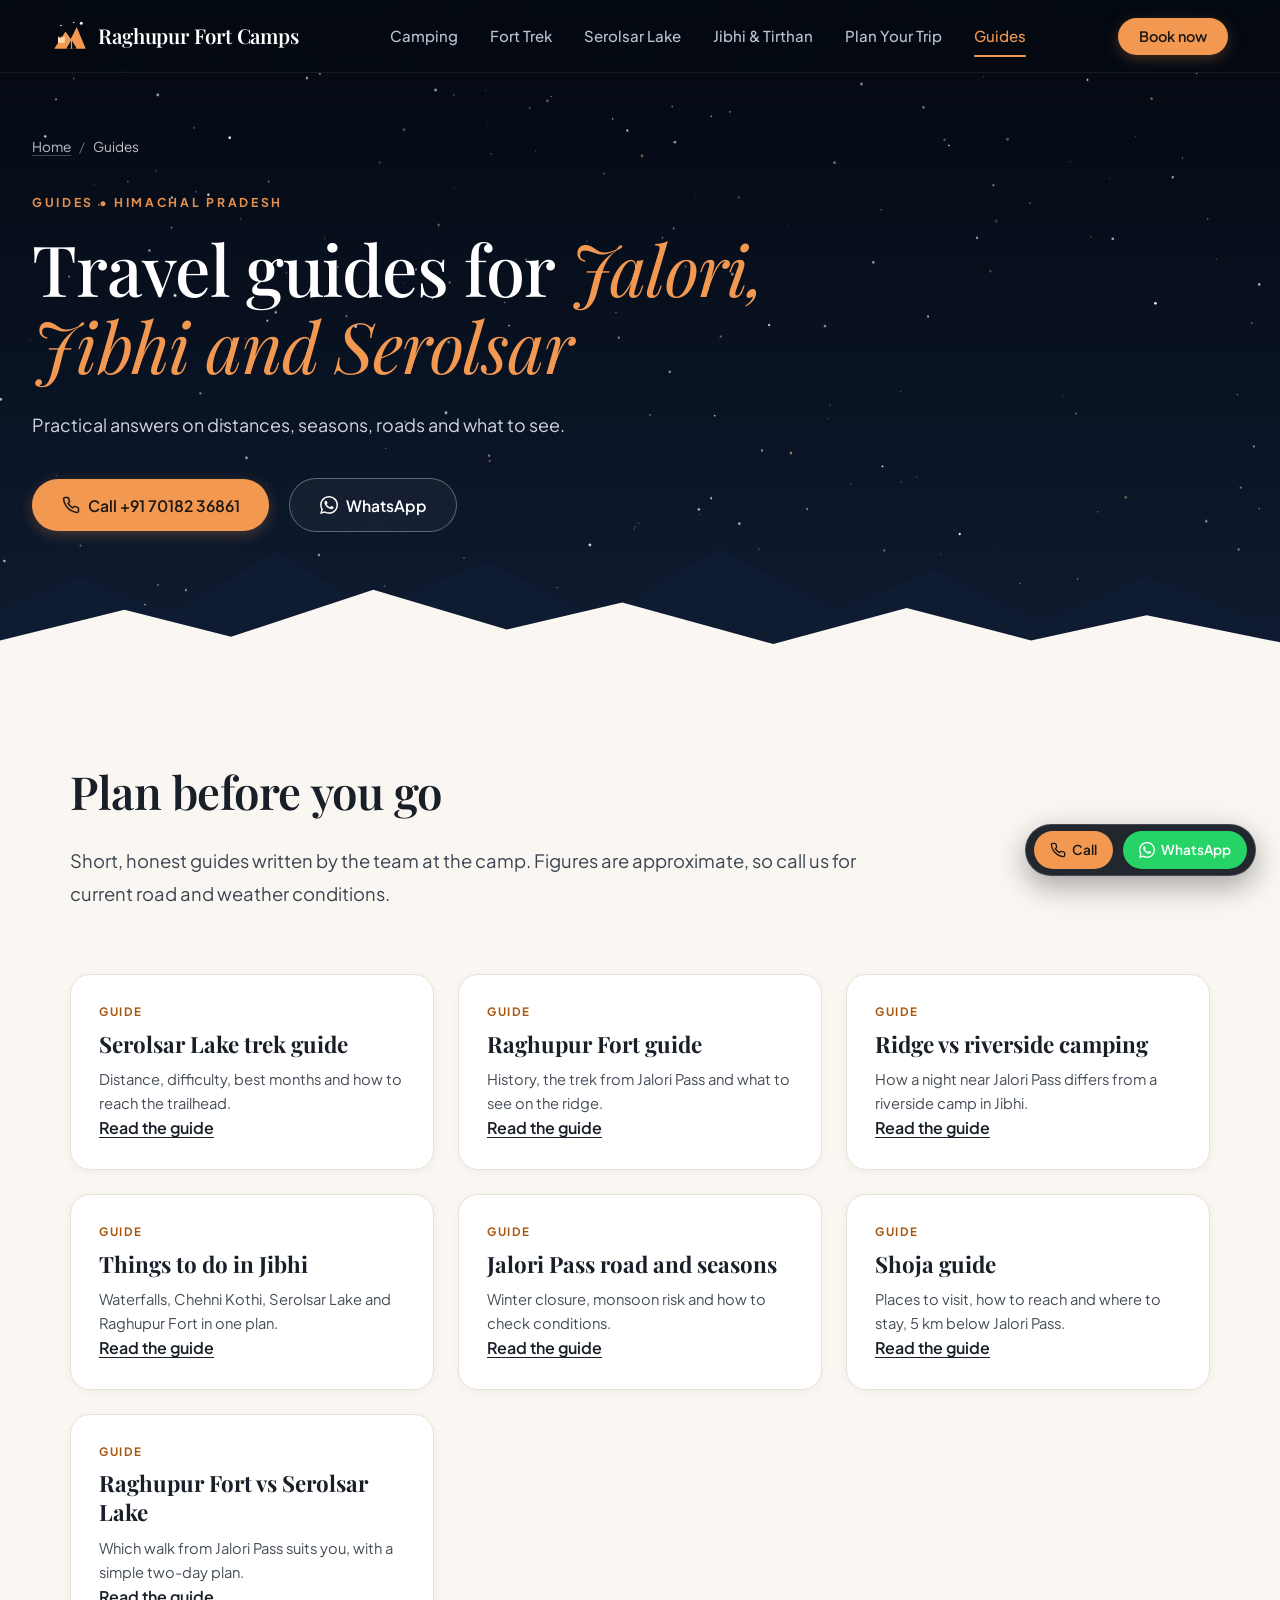
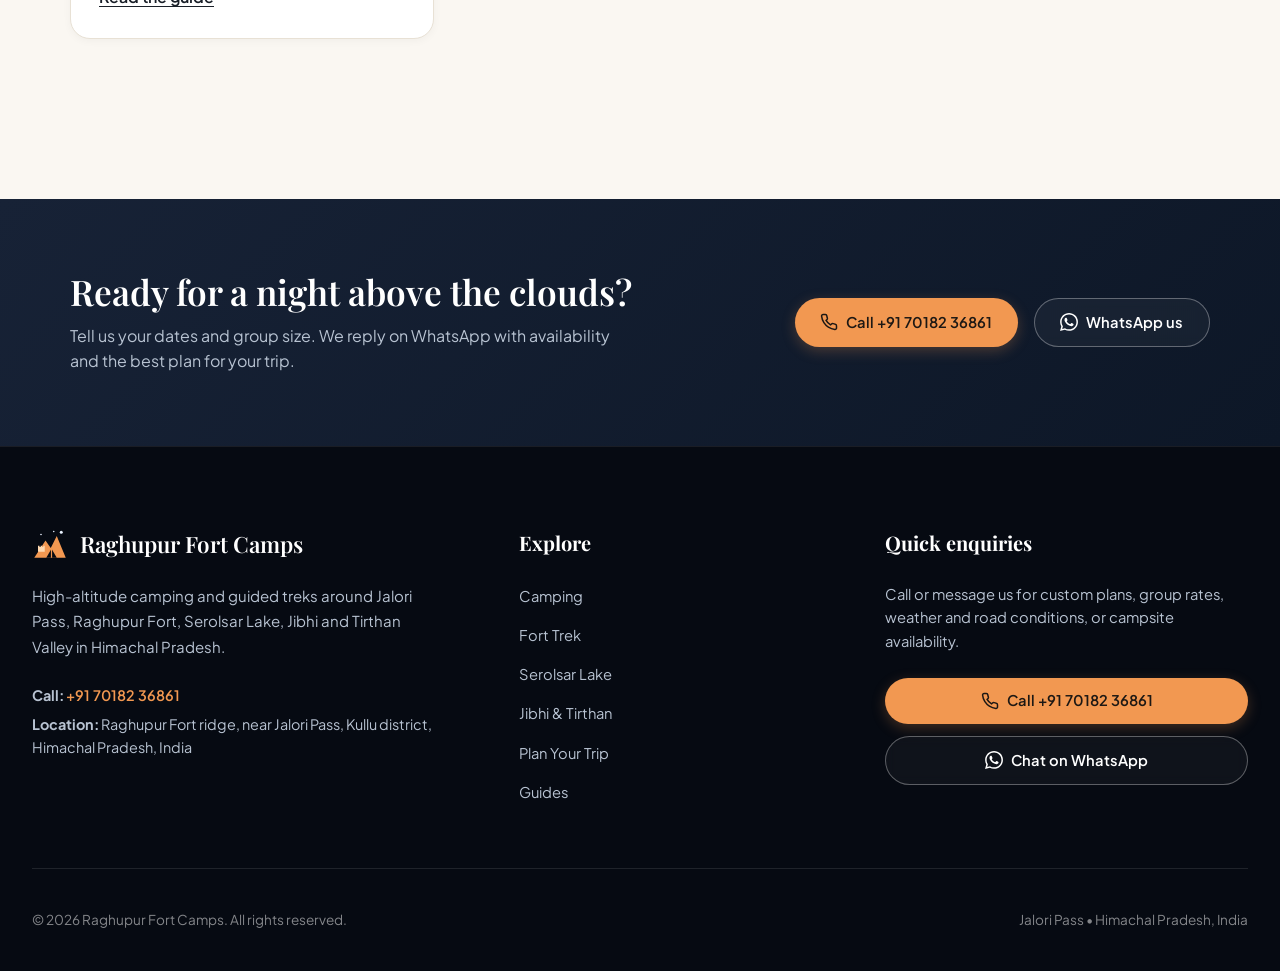
<file: guides.html>
<!DOCTYPE html>
<html lang="en">
<head>
<meta charset="UTF-8">
<meta name="viewport" content="width=device-width, initial-scale=1.0">
<title>Travel Guides: Jalori Pass, Serolsar Lake, Jibhi</title>
<meta name="description" content="Travel guides for Jalori Pass, Raghupur Fort, Serolsar Lake and Jibhi: distances, difficulty, seasons, road conditions and things to do.">
<meta name="robots" content="index,follow,max-image-preview:large">
<link rel="canonical" href="https://www.raghupurcamps.com/guides.html">
<link rel="alternate" hreflang="en-IN" href="https://www.raghupurcamps.com/guides.html">
<link rel="alternate" hreflang="x-default" href="https://www.raghupurcamps.com/guides.html">
<meta name="geo.region" content="IN-HP">
<meta name="geo.placename" content="Jalori Pass, Kullu, Himachal Pradesh">
<meta name="theme-color" content="#050a12">
<meta property="og:type" content="website">
<meta property="og:site_name" content="Raghupur Fort Camps">
<meta property="og:locale" content="en_IN">
<meta property="og:title" content="Travel Guides: Jalori Pass, Serolsar Lake, Jibhi">
<meta property="og:description" content="Travel guides for Jalori Pass, Raghupur Fort, Serolsar Lake and Jibhi: distances, difficulty, seasons, road conditions and things to do.">
<meta property="og:url" content="https://www.raghupurcamps.com/guides.html">
<meta property="og:image" content="https://www.raghupurcamps.com/og-image.jpg">
<meta property="og:image:width" content="1200">
<meta property="og:image:height" content="630">
<meta property="og:image:alt" content="Raghupur Fort Camps: Milky Way over the camp ridge near Jalori Pass">
<meta name="twitter:card" content="summary_large_image">
<meta name="twitter:title" content="Travel Guides: Jalori Pass, Serolsar Lake, Jibhi">
<meta name="twitter:description" content="Travel guides for Jalori Pass, Raghupur Fort, Serolsar Lake and Jibhi: distances, difficulty, seasons, road conditions and things to do.">
<meta name="twitter:image" content="https://www.raghupurcamps.com/og-image.jpg">
<link rel="icon" href="favicon.svg" type="image/svg+xml">
<link rel="icon" href="logo.png" type="image/png" sizes="512x512">
<link rel="apple-touch-icon" href="apple-touch-icon.png">
<link rel="preconnect" href="https://fonts.googleapis.com">
<link rel="preconnect" href="https://fonts.gstatic.com" crossorigin>
<link href="https://fonts.googleapis.com/css2?family=Playfair+Display:ital,wght@0,500;0,600;0,700;1,400&amp;family=Plus+Jakarta+Sans:wght@400;500;600;700&amp;display=swap" rel="stylesheet">
<link rel="stylesheet" href="styles.css">
<script type="application/ld+json">{"@context": "https://schema.org", "@type": "BreadcrumbList", "itemListElement": [{"@type": "ListItem", "position": 1, "name": "Home", "item": "https://www.raghupurcamps.com/"}, {"@type": "ListItem", "position": 2, "name": "Guides", "item": "https://www.raghupurcamps.com/guides.html"}]}</script>
</head>
<body data-page="guides.html">
<a class="skip-link" href="#main">Skip to content</a>
<header class="site-header" id="header">
  <div class="header-container">
    <a href="index.html" class="brand-logo" aria-label="Raghupur Fort Camps home"><svg class="brand-icon" viewBox="0 0 48 48" aria-hidden="true"><path d="M3 41 18 18l7 10 8-16 12 29z" fill="#f29851"/><path d="M19 41l7-12 7 12z" fill="#050a12"/><path d="M26 29v12" stroke="#f29851" stroke-width="1.6"/><path d="M8 33V25h2v1.5h1.5V25h2v1.5H15V25h2v8z" fill="#ffd9b0"/><circle cx="39" cy="7" r="2" fill="#eaf3ff"/><circle cx="29" cy="6" r="1" fill="#eaf3ff"/><circle cx="12" cy="10" r="1.1" fill="#eaf3ff"/></svg><span class="brand-name">Raghupur Fort Camps</span></a>
    <nav class="nav-menu" aria-label="Main"><a href="raghupur-fort-camping.html" class="nav-link">Camping</a><a href="raghupur-fort-trek.html" class="nav-link">Fort Trek</a><a href="serolsar-lake-trek.html" class="nav-link">Serolsar Lake</a><a href="jibhi-tirthan-valley.html" class="nav-link">Jibhi &amp; Tirthan</a><a href="plan-your-trip.html" class="nav-link">Plan Your Trip</a><a href="guides.html" class="nav-link" aria-current="page">Guides</a></nav>
    <div class="header-actions">
      <button type="button" class="btn btn-amber pill-btn header-book" data-book="custom">Book now</button>
      <button type="button" class="mobile-toggle" id="mobile-toggle" aria-label="Open menu" aria-expanded="false" aria-controls="mobile-drawer"><span></span><span></span><span></span></button>
    </div>
  </div>
</header>
<div class="drawer-overlay" id="drawer-overlay"></div>
<aside class="mobile-drawer" id="mobile-drawer" aria-label="Menu">
  <div class="drawer-header">
    <span class="brand-logo"><svg class="brand-icon" viewBox="0 0 48 48" aria-hidden="true"><path d="M3 41 18 18l7 10 8-16 12 29z" fill="#f29851"/><path d="M19 41l7-12 7 12z" fill="#050a12"/><path d="M26 29v12" stroke="#f29851" stroke-width="1.6"/><path d="M8 33V25h2v1.5h1.5V25h2v1.5H15V25h2v8z" fill="#ffd9b0"/><circle cx="39" cy="7" r="2" fill="#eaf3ff"/><circle cx="29" cy="6" r="1" fill="#eaf3ff"/><circle cx="12" cy="10" r="1.1" fill="#eaf3ff"/></svg><span>Raghupur Fort Camps</span></span>
    <button type="button" class="close-drawer" id="close-drawer" aria-label="Close menu">&times;</button>
  </div>
  <nav class="drawer-links" aria-label="Mobile"><a href="raghupur-fort-camping.html" class="drawer-link">Camping</a><a href="raghupur-fort-trek.html" class="drawer-link">Fort Trek</a><a href="serolsar-lake-trek.html" class="drawer-link">Serolsar Lake</a><a href="jibhi-tirthan-valley.html" class="drawer-link">Jibhi &amp; Tirthan</a><a href="plan-your-trip.html" class="drawer-link">Plan Your Trip</a><a href="guides.html" class="drawer-link" aria-current="page">Guides</a></nav>
  <div class="drawer-footer">
    <a href="tel:+917018236861" class="btn btn-amber pill-btn full-width"><svg class="btn-icon" viewBox="0 0 24 24" fill="none" stroke="currentColor" stroke-width="2" aria-hidden="true"><path d="M22 16.92v3a2 2 0 0 1-2.18 2 19.79 19.79 0 0 1-8.63-3.07 19.5 19.5 0 0 1-6-6 19.79 19.79 0 0 1-3.07-8.67A2 2 0 0 1 4.11 2h3a2 2 0 0 1 2 1.72 12.84 12.84 0 0 0 .7 2.81 2 2 0 0 1-.45 2.11L8.09 9.91a16 16 0 0 0 6 6l1.27-1.27a2 2 0 0 1 2.11-.45 12.84 12.84 0 0 0 2.81.7A2 2 0 0 1 22 16.92z"/></svg>Call +91 70182 36861</a>
    <a href="https://wa.me/917018236861?text=Hi%2C%20I%20would%20like%20to%20enquire%20about%20Raghupur%20Fort%20Camps%20and%20treks." target="_blank" rel="noopener noreferrer" class="btn btn-outline-white pill-btn full-width"><svg class="btn-icon" viewBox="0 0 24 24" fill="currentColor" aria-hidden="true"><path d="M.057 24l1.687-6.163c-1.041-1.804-1.588-3.849-1.587-5.946.003-6.556 5.338-11.891 11.893-11.891 3.181.001 6.167 1.24 8.413 3.488 2.245 2.248 3.481 5.236 3.48 8.414-.003 6.557-5.338 11.892-11.893 11.892-1.99-.001-3.951-.5-5.688-1.448l-6.305 1.654zm6.597-3.807c1.676.995 3.276 1.591 5.392 1.592 5.448 0 9.886-4.434 9.889-9.885.002-5.462-4.415-9.89-9.881-9.892-5.452 0-9.887 4.434-9.889 9.884-.001 2.225.651 3.891 1.746 5.634l-.999 3.648 3.742-.981zm11.387-5.464c-.074-.124-.272-.198-.57-.347-.297-.149-1.758-.868-2.031-.967-.272-.099-.47-.149-.669.149-.198.297-.768.967-.941 1.165-.173.198-.347.223-.644.074-.297-.149-1.255-.462-2.39-1.475-.883-.788-1.48-1.761-1.653-2.059-.173-.297-.018-.458.13-.606.134-.133.297-.347.446-.521.151-.172.2-.296.3-.495.099-.198.05-.372-.025-.521-.075-.148-.669-1.611-.916-2.206-.242-.579-.487-.501-.669-.51l-.57-.01c-.198 0-.52.074-.792.372s-1.04 1.016-1.04 2.479 1.065 2.876 1.213 3.074c.149.198 2.095 3.2 5.076 4.487.709.306 1.263.489 1.694.626.712.226 1.36.194 1.872.118.571-.085 1.758-.719 2.006-1.413.248-.695.248-1.29.173-1.414z"/></svg>Chat on WhatsApp</a>
  </div>
</aside>
<main id="main">
<section class="hero-section">
  <canvas id="starfield" class="star-canvas" aria-hidden="true"></canvas>
  <svg class="hero-ridge" viewBox="0 0 1440 170" preserveAspectRatio="none" aria-hidden="true">
    <path class="ridge-back" d="M0 170V96l90-36 100 42 120-70 110 62 130-52 120 66 140-80 130 70 110-46 120 60 120-54 150 62v100z"/>
    <path class="ridge-front" d="M0 170v-40l140-34 120 30 160-52 150 44 130-30 170 46 150-40 140 36 130-28 150 30v38z"/>
  </svg>
  <div class="hero-container">
    <nav class="hero-breadcrumbs" aria-label="Breadcrumb"><a href="index.html">Home</a><span class="breadcrumb-separator" aria-hidden="true">/</span><span class="breadcrumb-current" aria-current="page">Guides</span></nav>
    <p class="hero-kicker">Guides &bull; Himachal Pradesh</p>
    <h1 class="hero-title">Travel guides for <span class="italic-accent">Jalori, Jibhi and Serolsar</span></h1>
    <p class="hero-subtitle">Practical answers on distances, seasons, roads and what to see.</p>
    <div class="hero-actions"><a href="tel:+917018236861" class="btn btn-amber pill-btn btn-hero"><svg class="btn-icon" viewBox="0 0 24 24" fill="none" stroke="currentColor" stroke-width="2" aria-hidden="true"><path d="M22 16.92v3a2 2 0 0 1-2.18 2 19.79 19.79 0 0 1-8.63-3.07 19.5 19.5 0 0 1-6-6 19.79 19.79 0 0 1-3.07-8.67A2 2 0 0 1 4.11 2h3a2 2 0 0 1 2 1.72 12.84 12.84 0 0 0 .7 2.81 2 2 0 0 1-.45 2.11L8.09 9.91a16 16 0 0 0 6 6l1.27-1.27a2 2 0 0 1 2.11-.45 12.84 12.84 0 0 0 2.81.7A2 2 0 0 1 22 16.92z"/></svg>Call +91 70182 36861</a><a href="https://wa.me/917018236861?text=Hi%2C%20I%20have%20a%20question%20about%20visiting%20Jalori%20Pass%20and%20Raghupur%20Fort." target="_blank" rel="noopener noreferrer" class="btn btn-outline-white pill-btn btn-hero"><svg class="btn-icon" viewBox="0 0 24 24" fill="currentColor" aria-hidden="true"><path d="M.057 24l1.687-6.163c-1.041-1.804-1.588-3.849-1.587-5.946.003-6.556 5.338-11.891 11.893-11.891 3.181.001 6.167 1.24 8.413 3.488 2.245 2.248 3.481 5.236 3.48 8.414-.003 6.557-5.338 11.892-11.893 11.892-1.99-.001-3.951-.5-5.688-1.448l-6.305 1.654zm6.597-3.807c1.676.995 3.276 1.591 5.392 1.592 5.448 0 9.886-4.434 9.889-9.885.002-5.462-4.415-9.89-9.881-9.892-5.452 0-9.887 4.434-9.889 9.884-.001 2.225.651 3.891 1.746 5.634l-.999 3.648 3.742-.981zm11.387-5.464c-.074-.124-.272-.198-.57-.347-.297-.149-1.758-.868-2.031-.967-.272-.099-.47-.149-.669.149-.198.297-.768.967-.941 1.165-.173.198-.347.223-.644.074-.297-.149-1.255-.462-2.39-1.475-.883-.788-1.48-1.761-1.653-2.059-.173-.297-.018-.458.13-.606.134-.133.297-.347.446-.521.151-.172.2-.296.3-.495.099-.198.05-.372-.025-.521-.075-.148-.669-1.611-.916-2.206-.242-.579-.487-.501-.669-.51l-.57-.01c-.198 0-.52.074-.792.372s-1.04 1.016-1.04 2.479 1.065 2.876 1.213 3.074c.149.198 2.095 3.2 5.076 4.487.709.306 1.263.489 1.694.626.712.226 1.36.194 1.872.118.571-.085 1.758-.719 2.006-1.413.248-.695.248-1.29.173-1.414z"/></svg>WhatsApp</a></div>
  </div>
</section>
<section class="editorial-section"><div class="content-container">
<div class="editorial-header"><h2 class="editorial-title">Plan before you go</h2>
<p class="editorial-lead">Short, honest guides written by the team at the camp. Figures are approximate, so call us for current road and weather conditions.</p></div>
<div class="valley-places-grid"><article class="place-card"><div class="place-body"><span class="place-tag">Guide</span><h3><a href="serolsar-lake-trek-guide.html">Serolsar Lake trek guide</a></h3><p>Distance, difficulty, best months and how to reach the trailhead.</p><a href="serolsar-lake-trek-guide.html" class="text-link">Read the guide</a></div></article><article class="place-card"><div class="place-body"><span class="place-tag">Guide</span><h3><a href="raghupur-fort-trek-guide.html">Raghupur Fort guide</a></h3><p>History, the trek from Jalori Pass and what to see on the ridge.</p><a href="raghupur-fort-trek-guide.html" class="text-link">Read the guide</a></div></article><article class="place-card"><div class="place-body"><span class="place-tag">Guide</span><h3><a href="camping-jalori-pass-vs-jibhi-riverside.html">Ridge vs riverside camping</a></h3><p>How a night near Jalori Pass differs from a riverside camp in Jibhi.</p><a href="camping-jalori-pass-vs-jibhi-riverside.html" class="text-link">Read the guide</a></div></article><article class="place-card"><div class="place-body"><span class="place-tag">Guide</span><h3><a href="things-to-do-in-jibhi.html">Things to do in Jibhi</a></h3><p>Waterfalls, Chehni Kothi, Serolsar Lake and Raghupur Fort in one plan.</p><a href="things-to-do-in-jibhi.html" class="text-link">Read the guide</a></div></article><article class="place-card"><div class="place-body"><span class="place-tag">Guide</span><h3><a href="jalori-pass-road-status-winter-closure.html">Jalori Pass road and seasons</a></h3><p>Winter closure, monsoon risk and how to check conditions.</p><a href="jalori-pass-road-status-winter-closure.html" class="text-link">Read the guide</a></div></article><article class="place-card"><div class="place-body"><span class="place-tag">Guide</span><h3><a href="shoja-himachal-guide.html">Shoja guide</a></h3><p>Places to visit, how to reach and where to stay, 5 km below Jalori Pass.</p><a href="shoja-himachal-guide.html" class="text-link">Read the guide</a></div></article><article class="place-card"><div class="place-body"><span class="place-tag">Guide</span><h3><a href="raghupur-fort-vs-serolsar-lake.html">Raghupur Fort vs Serolsar Lake</a></h3><p>Which walk from Jalori Pass suits you, with a simple two-day plan.</p><a href="raghupur-fort-vs-serolsar-lake.html" class="text-link">Read the guide</a></div></article></div></div></section>
<section class="cta-band"><div class="content-container cta-inner"><div><h2>Ready for a night above the clouds?</h2><p>Tell us your dates and group size. We reply on WhatsApp with availability and the best plan for your trip.</p></div><div class="cta-actions"><a href="tel:+917018236861" class="btn btn-amber pill-btn"><svg class="btn-icon" viewBox="0 0 24 24" fill="none" stroke="currentColor" stroke-width="2" aria-hidden="true"><path d="M22 16.92v3a2 2 0 0 1-2.18 2 19.79 19.79 0 0 1-8.63-3.07 19.5 19.5 0 0 1-6-6 19.79 19.79 0 0 1-3.07-8.67A2 2 0 0 1 4.11 2h3a2 2 0 0 1 2 1.72 12.84 12.84 0 0 0 .7 2.81 2 2 0 0 1-.45 2.11L8.09 9.91a16 16 0 0 0 6 6l1.27-1.27a2 2 0 0 1 2.11-.45 12.84 12.84 0 0 0 2.81.7A2 2 0 0 1 22 16.92z"/></svg>Call +91 70182 36861</a><a href="https://wa.me/917018236861?text=Hi%2C%20I%20would%20like%20to%20plan%20a%20trip%20to%20Raghupur%20Fort%20Camps." target="_blank" rel="noopener noreferrer" class="btn btn-outline-white pill-btn"><svg class="btn-icon" viewBox="0 0 24 24" fill="currentColor" aria-hidden="true"><path d="M.057 24l1.687-6.163c-1.041-1.804-1.588-3.849-1.587-5.946.003-6.556 5.338-11.891 11.893-11.891 3.181.001 6.167 1.24 8.413 3.488 2.245 2.248 3.481 5.236 3.48 8.414-.003 6.557-5.338 11.892-11.893 11.892-1.99-.001-3.951-.5-5.688-1.448l-6.305 1.654zm6.597-3.807c1.676.995 3.276 1.591 5.392 1.592 5.448 0 9.886-4.434 9.889-9.885.002-5.462-4.415-9.89-9.881-9.892-5.452 0-9.887 4.434-9.889 9.884-.001 2.225.651 3.891 1.746 5.634l-.999 3.648 3.742-.981zm11.387-5.464c-.074-.124-.272-.198-.57-.347-.297-.149-1.758-.868-2.031-.967-.272-.099-.47-.149-.669.149-.198.297-.768.967-.941 1.165-.173.198-.347.223-.644.074-.297-.149-1.255-.462-2.39-1.475-.883-.788-1.48-1.761-1.653-2.059-.173-.297-.018-.458.13-.606.134-.133.297-.347.446-.521.151-.172.2-.296.3-.495.099-.198.05-.372-.025-.521-.075-.148-.669-1.611-.916-2.206-.242-.579-.487-.501-.669-.51l-.57-.01c-.198 0-.52.074-.792.372s-1.04 1.016-1.04 2.479 1.065 2.876 1.213 3.074c.149.198 2.095 3.2 5.076 4.487.709.306 1.263.489 1.694.626.712.226 1.36.194 1.872.118.571-.085 1.758-.719 2.006-1.413.248-.695.248-1.29.173-1.414z"/></svg>WhatsApp us</a></div></div></section>
</main>
<footer class="site-footer">
  <div class="footer-container">
    <div class="footer-grid">
      <div class="footer-col">
        <div class="footer-brand"><svg class="brand-icon" viewBox="0 0 48 48" aria-hidden="true"><path d="M3 41 18 18l7 10 8-16 12 29z" fill="#f29851"/><path d="M19 41l7-12 7 12z" fill="#050a12"/><path d="M26 29v12" stroke="#f29851" stroke-width="1.6"/><path d="M8 33V25h2v1.5h1.5V25h2v1.5H15V25h2v8z" fill="#ffd9b0"/><circle cx="39" cy="7" r="2" fill="#eaf3ff"/><circle cx="29" cy="6" r="1" fill="#eaf3ff"/><circle cx="12" cy="10" r="1.1" fill="#eaf3ff"/></svg><span>Raghupur Fort Camps</span></div>
        <p class="footer-desc">High-altitude camping and guided treks around Jalori Pass, Raghupur Fort, Serolsar Lake, Jibhi and Tirthan Valley in Himachal Pradesh.</p>
        <div class="footer-contacts">
          <p><strong>Call:</strong> <a href="tel:+917018236861">+91 70182 36861</a></p>
          <p><strong>Location:</strong> Raghupur Fort ridge, near Jalori Pass, Kullu district, Himachal Pradesh, India</p>
        </div>
      </div>
      <div class="footer-col">
        <h2 class="footer-heading">Explore</h2>
        <ul class="footer-links"><li><a href="raghupur-fort-camping.html">Camping</a></li><li><a href="raghupur-fort-trek.html">Fort Trek</a></li><li><a href="serolsar-lake-trek.html">Serolsar Lake</a></li><li><a href="jibhi-tirthan-valley.html">Jibhi &amp; Tirthan</a></li><li><a href="plan-your-trip.html">Plan Your Trip</a></li><li><a href="guides.html">Guides</a></li></ul>
      </div>
      <div class="footer-col">
        <h2 class="footer-heading">Quick enquiries</h2>
        <p class="footer-small">Call or message us for custom plans, group rates, weather and road conditions, or campsite availability.</p>
        <div class="footer-cta-stack">
          <a href="tel:+917018236861" class="btn btn-amber pill-btn full-width"><svg class="btn-icon" viewBox="0 0 24 24" fill="none" stroke="currentColor" stroke-width="2" aria-hidden="true"><path d="M22 16.92v3a2 2 0 0 1-2.18 2 19.79 19.79 0 0 1-8.63-3.07 19.5 19.5 0 0 1-6-6 19.79 19.79 0 0 1-3.07-8.67A2 2 0 0 1 4.11 2h3a2 2 0 0 1 2 1.72 12.84 12.84 0 0 0 .7 2.81 2 2 0 0 1-.45 2.11L8.09 9.91a16 16 0 0 0 6 6l1.27-1.27a2 2 0 0 1 2.11-.45 12.84 12.84 0 0 0 2.81.7A2 2 0 0 1 22 16.92z"/></svg>Call +91 70182 36861</a>
          <a href="https://wa.me/917018236861?text=Hi%2C%20I%20would%20like%20to%20enquire%20about%20camping%20and%20trekking." target="_blank" rel="noopener noreferrer" class="btn btn-outline-white pill-btn full-width"><svg class="btn-icon" viewBox="0 0 24 24" fill="currentColor" aria-hidden="true"><path d="M.057 24l1.687-6.163c-1.041-1.804-1.588-3.849-1.587-5.946.003-6.556 5.338-11.891 11.893-11.891 3.181.001 6.167 1.24 8.413 3.488 2.245 2.248 3.481 5.236 3.48 8.414-.003 6.557-5.338 11.892-11.893 11.892-1.99-.001-3.951-.5-5.688-1.448l-6.305 1.654zm6.597-3.807c1.676.995 3.276 1.591 5.392 1.592 5.448 0 9.886-4.434 9.889-9.885.002-5.462-4.415-9.89-9.881-9.892-5.452 0-9.887 4.434-9.889 9.884-.001 2.225.651 3.891 1.746 5.634l-.999 3.648 3.742-.981zm11.387-5.464c-.074-.124-.272-.198-.57-.347-.297-.149-1.758-.868-2.031-.967-.272-.099-.47-.149-.669.149-.198.297-.768.967-.941 1.165-.173.198-.347.223-.644.074-.297-.149-1.255-.462-2.39-1.475-.883-.788-1.48-1.761-1.653-2.059-.173-.297-.018-.458.13-.606.134-.133.297-.347.446-.521.151-.172.2-.296.3-.495.099-.198.05-.372-.025-.521-.075-.148-.669-1.611-.916-2.206-.242-.579-.487-.501-.669-.51l-.57-.01c-.198 0-.52.074-.792.372s-1.04 1.016-1.04 2.479 1.065 2.876 1.213 3.074c.149.198 2.095 3.2 5.076 4.487.709.306 1.263.489 1.694.626.712.226 1.36.194 1.872.118.571-.085 1.758-.719 2.006-1.413.248-.695.248-1.29.173-1.414z"/></svg>Chat on WhatsApp</a>
        </div>
      </div>
    </div>
    <div class="footer-bottom">
      <p>&copy; 2026 Raghupur Fort Camps. All rights reserved.</p>
      <p>Jalori Pass &bull; Himachal Pradesh, India</p>
    </div>
  </div>
</footer>
<div class="floating-quick-bar">
  <a href="tel:+917018236861" class="quick-btn quick-call"><svg class="btn-icon" viewBox="0 0 24 24" fill="none" stroke="currentColor" stroke-width="2" aria-hidden="true"><path d="M22 16.92v3a2 2 0 0 1-2.18 2 19.79 19.79 0 0 1-8.63-3.07 19.5 19.5 0 0 1-6-6 19.79 19.79 0 0 1-3.07-8.67A2 2 0 0 1 4.11 2h3a2 2 0 0 1 2 1.72 12.84 12.84 0 0 0 .7 2.81 2 2 0 0 1-.45 2.11L8.09 9.91a16 16 0 0 0 6 6l1.27-1.27a2 2 0 0 1 2.11-.45 12.84 12.84 0 0 0 2.81.7A2 2 0 0 1 22 16.92z"/></svg><span>Call</span></a>
  <a href="https://wa.me/917018236861?text=Hi%2C%20I%20am%20interested%20in%20Raghupur%20Fort%20Camps%20and%20treks." target="_blank" rel="noopener noreferrer" class="quick-btn quick-whatsapp"><svg class="btn-icon" viewBox="0 0 24 24" fill="currentColor" aria-hidden="true"><path d="M.057 24l1.687-6.163c-1.041-1.804-1.588-3.849-1.587-5.946.003-6.556 5.338-11.891 11.893-11.891 3.181.001 6.167 1.24 8.413 3.488 2.245 2.248 3.481 5.236 3.48 8.414-.003 6.557-5.338 11.892-11.893 11.892-1.99-.001-3.951-.5-5.688-1.448l-6.305 1.654zm6.597-3.807c1.676.995 3.276 1.591 5.392 1.592 5.448 0 9.886-4.434 9.889-9.885.002-5.462-4.415-9.89-9.881-9.892-5.452 0-9.887 4.434-9.889 9.884-.001 2.225.651 3.891 1.746 5.634l-.999 3.648 3.742-.981zm11.387-5.464c-.074-.124-.272-.198-.57-.347-.297-.149-1.758-.868-2.031-.967-.272-.099-.47-.149-.669.149-.198.297-.768.967-.941 1.165-.173.198-.347.223-.644.074-.297-.149-1.255-.462-2.39-1.475-.883-.788-1.48-1.761-1.653-2.059-.173-.297-.018-.458.13-.606.134-.133.297-.347.446-.521.151-.172.2-.296.3-.495.099-.198.05-.372-.025-.521-.075-.148-.669-1.611-.916-2.206-.242-.579-.487-.501-.669-.51l-.57-.01c-.198 0-.52.074-.792.372s-1.04 1.016-1.04 2.479 1.065 2.876 1.213 3.074c.149.198 2.095 3.2 5.076 4.487.709.306 1.263.489 1.694.626.712.226 1.36.194 1.872.118.571-.085 1.758-.719 2.006-1.413.248-.695.248-1.29.173-1.414z"/></svg><span>WhatsApp</span></a>
</div>
<dialog id="booking-dialog" class="booking-dialog" aria-labelledby="booking-title">
  <button type="button" class="modal-close" data-close-dialog aria-label="Close booking form">&times;</button>
  <div class="modal-header">
    <span class="modal-kicker">Booking enquiry</span>
    <h2 class="modal-title" id="booking-title">Book your Himalayan experience</h2>
    <p class="modal-desc">Send your details and we will confirm availability on WhatsApp.</p>
  </div>
  <form id="booking-form">
    <div class="form-group">
      <label for="form-package">Experience</label>
      <select id="form-package" name="package" class="form-control" required><option value="serolsar-day">Serolsar Lake guided day trek</option><option value="serolsar-combo">Serolsar + Raghupur Fort camp (2D / 1N)</option><option value="camp-standard">Camping: standard alpine dome tent</option><option value="camp-luxury">Camping: luxury meadow tent</option><option value="camp-astro">Camping: astrophile private setup</option><option value="fort-trek">Raghupur Fort trek with guide</option><option value="circuit">Full Seraj Valley circuit (3D / 2N)</option><option value="jibhi">Jibhi &amp; Tirthan Valley trip</option><option value="custom">Custom group / general enquiry</option></select>
    </div>
    <div class="form-row">
      <div class="form-group">
        <label for="form-name">Your name</label>
        <input type="text" id="form-name" name="name" class="form-control" placeholder="e.g. Rahul Sharma" autocomplete="name" required>
      </div>
      <div class="form-group">
        <label for="form-phone">Phone / WhatsApp</label>
        <input type="tel" id="form-phone" name="phone" class="form-control" placeholder="+91 XXXXX XXXXX" autocomplete="tel" inputmode="tel" pattern="[0-9+\s\-]{8,16}" title="Enter a valid phone number" required>
      </div>
    </div>
    <div class="form-row">
      <div class="form-group">
        <label for="form-date">Travel date</label>
        <input type="date" id="form-date" name="date" class="form-control" required>
      </div>
      <div class="form-group">
        <label for="form-guests">Guests</label>
        <select id="form-guests" name="guests" class="form-control">
          <option value="1">1 person</option>
          <option value="2" selected>2 people</option>
          <option value="3-5">3 to 5 people</option>
          <option value="6-10">6 to 10 people</option>
          <option value="10+">More than 10</option>
        </select>
      </div>
    </div>
    <div class="form-group">
      <label for="form-notes">Questions or requests <span class="optional">(optional)</span></label>
      <textarea id="form-notes" name="notes" class="form-control" rows="2" placeholder="Pickup from Aut or Bhuntar, food preferences, etc."></textarea>
    </div>
    <div class="modal-actions">
      <button type="submit" class="btn btn-amber pill-btn full-width">Send enquiry on WhatsApp</button>
      <a href="tel:+917018236861" class="btn btn-outline-dark pill-btn full-width">Or call +91 70182 36861</a>
    </div>
  </form>
</dialog>
<script src="app.js" defer></script>
</body>
</html>
</file>
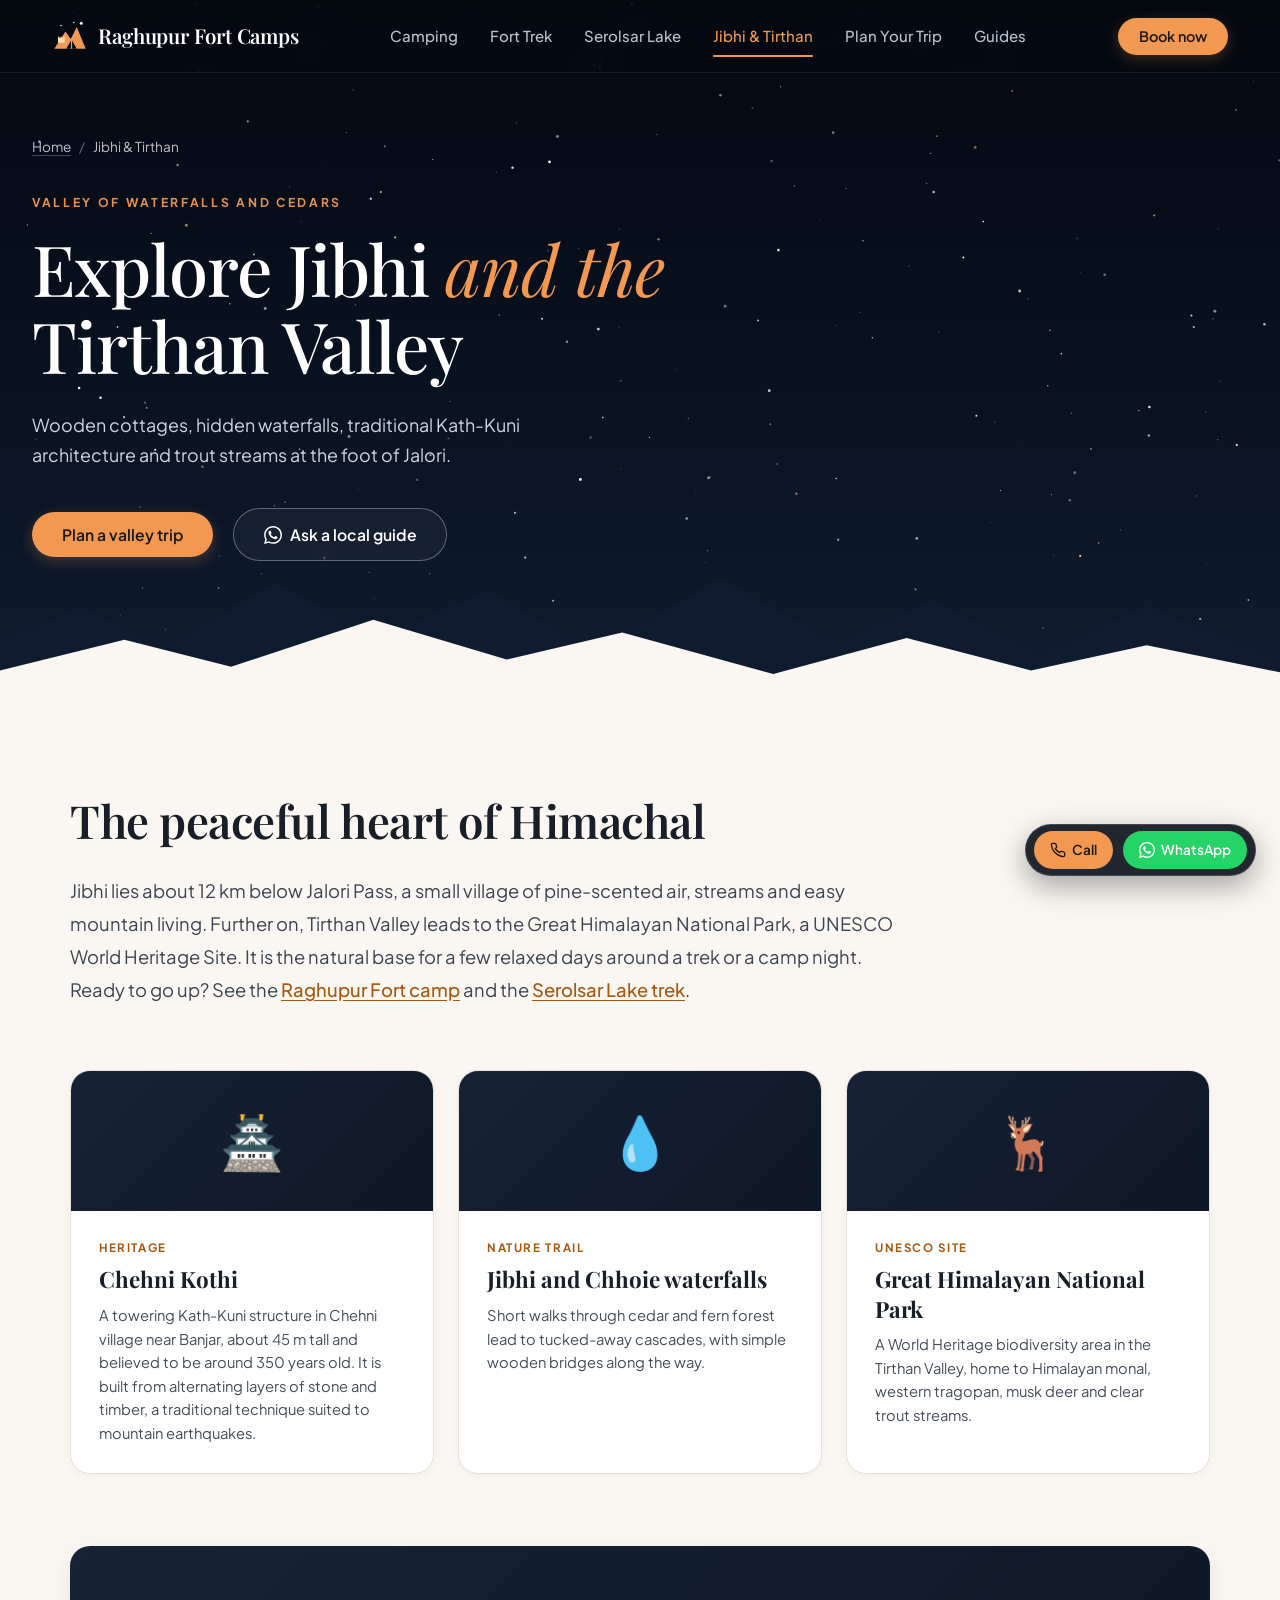
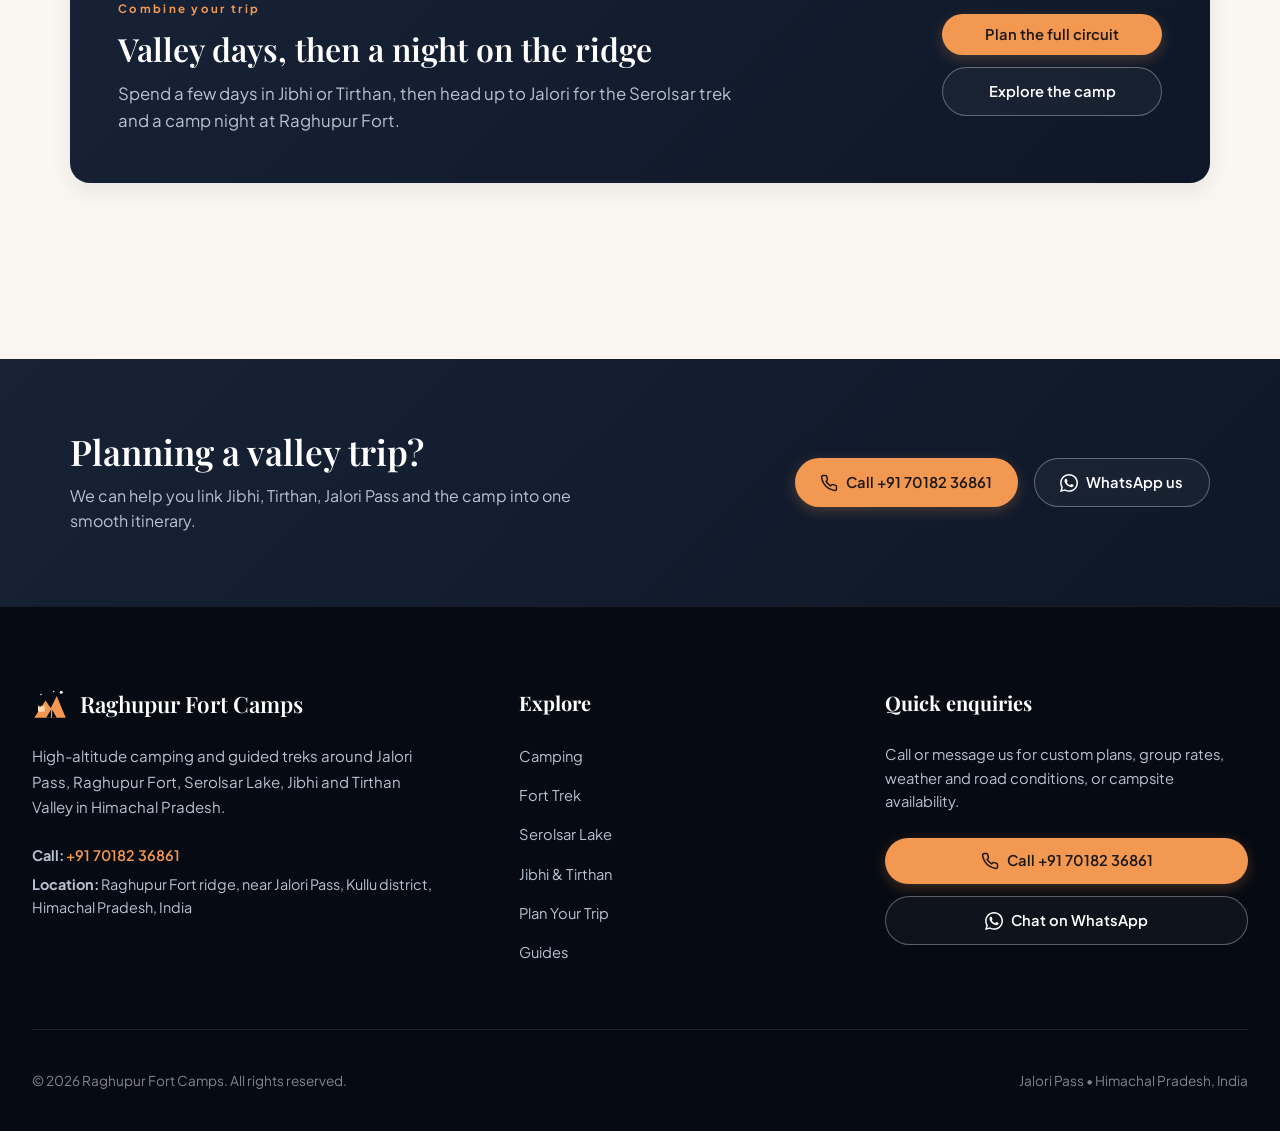
<file: jibhi-tirthan-valley.html>
<!DOCTYPE html>
<html lang="en">
<head>
<meta charset="UTF-8">
<meta name="viewport" content="width=device-width, initial-scale=1.0">
<title>Jibhi &amp; Tirthan Valley Guide (2026): Chehni Kothi, Waterfalls</title>
<meta name="description" content="Jibhi and Tirthan Valley guide: Chehni Kothi, Jibhi and Chhoie waterfalls, Great Himalayan National Park, plus a camp night near Jalori Pass.">
<meta name="robots" content="index,follow,max-image-preview:large">
<link rel="canonical" href="https://www.raghupurcamps.com/jibhi-tirthan-valley.html">
<link rel="alternate" hreflang="en-IN" href="https://www.raghupurcamps.com/jibhi-tirthan-valley.html">
<link rel="alternate" hreflang="x-default" href="https://www.raghupurcamps.com/jibhi-tirthan-valley.html">
<meta name="geo.region" content="IN-HP">
<meta name="geo.placename" content="Jalori Pass, Kullu, Himachal Pradesh">
<meta name="theme-color" content="#050a12">
<meta property="og:type" content="website">
<meta property="og:site_name" content="Raghupur Fort Camps">
<meta property="og:locale" content="en_IN">
<meta property="og:title" content="Jibhi &amp; Tirthan Valley Guide (2026): Chehni Kothi, Waterfalls">
<meta property="og:description" content="Jibhi and Tirthan Valley guide: Chehni Kothi, Jibhi and Chhoie waterfalls, Great Himalayan National Park, plus a camp night near Jalori Pass.">
<meta property="og:url" content="https://www.raghupurcamps.com/jibhi-tirthan-valley.html">
<meta property="og:image" content="https://www.raghupurcamps.com/og-image.jpg">
<meta property="og:image:width" content="1200">
<meta property="og:image:height" content="630">
<meta property="og:image:alt" content="Raghupur Fort Camps: Milky Way over the camp ridge near Jalori Pass">
<meta name="twitter:card" content="summary_large_image">
<meta name="twitter:title" content="Jibhi &amp; Tirthan Valley Guide (2026): Chehni Kothi, Waterfalls">
<meta name="twitter:description" content="Jibhi and Tirthan Valley guide: Chehni Kothi, Jibhi and Chhoie waterfalls, Great Himalayan National Park, plus a camp night near Jalori Pass.">
<meta name="twitter:image" content="https://www.raghupurcamps.com/og-image.jpg">
<link rel="icon" href="favicon.svg" type="image/svg+xml">
<link rel="icon" href="logo.png" type="image/png" sizes="512x512">
<link rel="apple-touch-icon" href="apple-touch-icon.png">
<link rel="preconnect" href="https://fonts.googleapis.com">
<link rel="preconnect" href="https://fonts.gstatic.com" crossorigin>
<link href="https://fonts.googleapis.com/css2?family=Playfair+Display:ital,wght@0,500;0,600;0,700;1,400&amp;family=Plus+Jakarta+Sans:wght@400;500;600;700&amp;display=swap" rel="stylesheet">
<link rel="stylesheet" href="styles.css">
<script type="application/ld+json">{"@context": "https://schema.org", "@type": "BreadcrumbList", "itemListElement": [{"@type": "ListItem", "position": 1, "name": "Home", "item": "https://www.raghupurcamps.com/"}, {"@type": "ListItem", "position": 2, "name": "Jibhi & Tirthan", "item": "https://www.raghupurcamps.com/jibhi-tirthan-valley.html"}]}</script>
</head>
<body data-page="jibhi-tirthan-valley.html">
<a class="skip-link" href="#main">Skip to content</a>
<header class="site-header" id="header">
  <div class="header-container">
    <a href="index.html" class="brand-logo" aria-label="Raghupur Fort Camps home"><svg class="brand-icon" viewBox="0 0 48 48" aria-hidden="true"><path d="M3 41 18 18l7 10 8-16 12 29z" fill="#f29851"/><path d="M19 41l7-12 7 12z" fill="#050a12"/><path d="M26 29v12" stroke="#f29851" stroke-width="1.6"/><path d="M8 33V25h2v1.5h1.5V25h2v1.5H15V25h2v8z" fill="#ffd9b0"/><circle cx="39" cy="7" r="2" fill="#eaf3ff"/><circle cx="29" cy="6" r="1" fill="#eaf3ff"/><circle cx="12" cy="10" r="1.1" fill="#eaf3ff"/></svg><span class="brand-name">Raghupur Fort Camps</span></a>
    <nav class="nav-menu" aria-label="Main"><a href="raghupur-fort-camping.html" class="nav-link">Camping</a><a href="raghupur-fort-trek.html" class="nav-link">Fort Trek</a><a href="serolsar-lake-trek.html" class="nav-link">Serolsar Lake</a><a href="jibhi-tirthan-valley.html" class="nav-link" aria-current="page">Jibhi &amp; Tirthan</a><a href="plan-your-trip.html" class="nav-link">Plan Your Trip</a><a href="guides.html" class="nav-link">Guides</a></nav>
    <div class="header-actions">
      <button type="button" class="btn btn-amber pill-btn header-book" data-book="custom">Book now</button>
      <button type="button" class="mobile-toggle" id="mobile-toggle" aria-label="Open menu" aria-expanded="false" aria-controls="mobile-drawer"><span></span><span></span><span></span></button>
    </div>
  </div>
</header>
<div class="drawer-overlay" id="drawer-overlay"></div>
<aside class="mobile-drawer" id="mobile-drawer" aria-label="Menu">
  <div class="drawer-header">
    <span class="brand-logo"><svg class="brand-icon" viewBox="0 0 48 48" aria-hidden="true"><path d="M3 41 18 18l7 10 8-16 12 29z" fill="#f29851"/><path d="M19 41l7-12 7 12z" fill="#050a12"/><path d="M26 29v12" stroke="#f29851" stroke-width="1.6"/><path d="M8 33V25h2v1.5h1.5V25h2v1.5H15V25h2v8z" fill="#ffd9b0"/><circle cx="39" cy="7" r="2" fill="#eaf3ff"/><circle cx="29" cy="6" r="1" fill="#eaf3ff"/><circle cx="12" cy="10" r="1.1" fill="#eaf3ff"/></svg><span>Raghupur Fort Camps</span></span>
    <button type="button" class="close-drawer" id="close-drawer" aria-label="Close menu">&times;</button>
  </div>
  <nav class="drawer-links" aria-label="Mobile"><a href="raghupur-fort-camping.html" class="drawer-link">Camping</a><a href="raghupur-fort-trek.html" class="drawer-link">Fort Trek</a><a href="serolsar-lake-trek.html" class="drawer-link">Serolsar Lake</a><a href="jibhi-tirthan-valley.html" class="drawer-link" aria-current="page">Jibhi &amp; Tirthan</a><a href="plan-your-trip.html" class="drawer-link">Plan Your Trip</a><a href="guides.html" class="drawer-link">Guides</a></nav>
  <div class="drawer-footer">
    <a href="tel:+917018236861" class="btn btn-amber pill-btn full-width"><svg class="btn-icon" viewBox="0 0 24 24" fill="none" stroke="currentColor" stroke-width="2" aria-hidden="true"><path d="M22 16.92v3a2 2 0 0 1-2.18 2 19.79 19.79 0 0 1-8.63-3.07 19.5 19.5 0 0 1-6-6 19.79 19.79 0 0 1-3.07-8.67A2 2 0 0 1 4.11 2h3a2 2 0 0 1 2 1.72 12.84 12.84 0 0 0 .7 2.81 2 2 0 0 1-.45 2.11L8.09 9.91a16 16 0 0 0 6 6l1.27-1.27a2 2 0 0 1 2.11-.45 12.84 12.84 0 0 0 2.81.7A2 2 0 0 1 22 16.92z"/></svg>Call +91 70182 36861</a>
    <a href="https://wa.me/917018236861?text=Hi%2C%20I%20would%20like%20to%20enquire%20about%20Raghupur%20Fort%20Camps%20and%20treks." target="_blank" rel="noopener noreferrer" class="btn btn-outline-white pill-btn full-width"><svg class="btn-icon" viewBox="0 0 24 24" fill="currentColor" aria-hidden="true"><path d="M.057 24l1.687-6.163c-1.041-1.804-1.588-3.849-1.587-5.946.003-6.556 5.338-11.891 11.893-11.891 3.181.001 6.167 1.24 8.413 3.488 2.245 2.248 3.481 5.236 3.48 8.414-.003 6.557-5.338 11.892-11.893 11.892-1.99-.001-3.951-.5-5.688-1.448l-6.305 1.654zm6.597-3.807c1.676.995 3.276 1.591 5.392 1.592 5.448 0 9.886-4.434 9.889-9.885.002-5.462-4.415-9.89-9.881-9.892-5.452 0-9.887 4.434-9.889 9.884-.001 2.225.651 3.891 1.746 5.634l-.999 3.648 3.742-.981zm11.387-5.464c-.074-.124-.272-.198-.57-.347-.297-.149-1.758-.868-2.031-.967-.272-.099-.47-.149-.669.149-.198.297-.768.967-.941 1.165-.173.198-.347.223-.644.074-.297-.149-1.255-.462-2.39-1.475-.883-.788-1.48-1.761-1.653-2.059-.173-.297-.018-.458.13-.606.134-.133.297-.347.446-.521.151-.172.2-.296.3-.495.099-.198.05-.372-.025-.521-.075-.148-.669-1.611-.916-2.206-.242-.579-.487-.501-.669-.51l-.57-.01c-.198 0-.52.074-.792.372s-1.04 1.016-1.04 2.479 1.065 2.876 1.213 3.074c.149.198 2.095 3.2 5.076 4.487.709.306 1.263.489 1.694.626.712.226 1.36.194 1.872.118.571-.085 1.758-.719 2.006-1.413.248-.695.248-1.29.173-1.414z"/></svg>Chat on WhatsApp</a>
  </div>
</aside>
<main id="main">
<section class="hero-section">
  <canvas id="starfield" class="star-canvas" aria-hidden="true"></canvas>
  <svg class="hero-ridge" viewBox="0 0 1440 170" preserveAspectRatio="none" aria-hidden="true">
    <path class="ridge-back" d="M0 170V96l90-36 100 42 120-70 110 62 130-52 120 66 140-80 130 70 110-46 120 60 120-54 150 62v100z"/>
    <path class="ridge-front" d="M0 170v-40l140-34 120 30 160-52 150 44 130-30 170 46 150-40 140 36 130-28 150 30v38z"/>
  </svg>
  <div class="hero-container">
    <nav class="hero-breadcrumbs" aria-label="Breadcrumb"><a href="index.html">Home</a><span class="breadcrumb-separator" aria-hidden="true">/</span><span class="breadcrumb-current" aria-current="page">Jibhi &amp; Tirthan</span></nav>
    <p class="hero-kicker">Valley of waterfalls and cedars</p>
    <h1 class="hero-title">Explore Jibhi <span class="italic-accent">and the</span> Tirthan Valley</h1>
    <p class="hero-subtitle">Wooden cottages, hidden waterfalls, traditional Kath-Kuni architecture and trout streams at the foot of Jalori.</p>
    <div class="hero-actions"><button type="button" class="btn btn-amber pill-btn btn-hero" data-book="jibhi">Plan a valley trip</button><a href="https://wa.me/917018236861?text=Hi%2C%20tell%20me%20more%20about%20Jibhi%20and%20Tirthan%20Valley." target="_blank" rel="noopener noreferrer" class="btn btn-outline-white pill-btn btn-hero"><svg class="btn-icon" viewBox="0 0 24 24" fill="currentColor" aria-hidden="true"><path d="M.057 24l1.687-6.163c-1.041-1.804-1.588-3.849-1.587-5.946.003-6.556 5.338-11.891 11.893-11.891 3.181.001 6.167 1.24 8.413 3.488 2.245 2.248 3.481 5.236 3.48 8.414-.003 6.557-5.338 11.892-11.893 11.892-1.99-.001-3.951-.5-5.688-1.448l-6.305 1.654zm6.597-3.807c1.676.995 3.276 1.591 5.392 1.592 5.448 0 9.886-4.434 9.889-9.885.002-5.462-4.415-9.89-9.881-9.892-5.452 0-9.887 4.434-9.889 9.884-.001 2.225.651 3.891 1.746 5.634l-.999 3.648 3.742-.981zm11.387-5.464c-.074-.124-.272-.198-.57-.347-.297-.149-1.758-.868-2.031-.967-.272-.099-.47-.149-.669.149-.198.297-.768.967-.941 1.165-.173.198-.347.223-.644.074-.297-.149-1.255-.462-2.39-1.475-.883-.788-1.48-1.761-1.653-2.059-.173-.297-.018-.458.13-.606.134-.133.297-.347.446-.521.151-.172.2-.296.3-.495.099-.198.05-.372-.025-.521-.075-.148-.669-1.611-.916-2.206-.242-.579-.487-.501-.669-.51l-.57-.01c-.198 0-.52.074-.792.372s-1.04 1.016-1.04 2.479 1.065 2.876 1.213 3.074c.149.198 2.095 3.2 5.076 4.487.709.306 1.263.489 1.694.626.712.226 1.36.194 1.872.118.571-.085 1.758-.719 2.006-1.413.248-.695.248-1.29.173-1.414z"/></svg>Ask a local guide</a></div>
  </div>
</section>
<section class="editorial-section">
  <div class="content-container">
    <div class="editorial-header">
      <h2 class="editorial-title">The peaceful heart of Himachal</h2>
      <p class="editorial-lead">Jibhi lies about 12 km below Jalori Pass, a small village of pine-scented air, streams and easy mountain living. Further on, Tirthan Valley leads to the Great Himalayan National Park, a UNESCO World Heritage Site. It is the natural base for a few relaxed days around a trek or a camp night. Ready to go up? See the <a href="raghupur-fort-camping.html">Raghupur Fort camp</a> and the <a href="serolsar-lake-trek.html">Serolsar Lake trek</a>.</p>
    </div>
    <div class="valley-places-grid">
      <article class="place-card"><div class="place-top" aria-hidden="true">🏯</div><div class="place-body"><span class="place-tag">Heritage</span><h3>Chehni Kothi</h3><p>A towering Kath-Kuni structure in Chehni village near Banjar, about 45 m tall and believed to be around 350 years old. It is built from alternating layers of stone and timber, a traditional technique suited to mountain earthquakes.</p></div></article>
      <article class="place-card"><div class="place-top" aria-hidden="true">💧</div><div class="place-body"><span class="place-tag">Nature trail</span><h3>Jibhi and Chhoie waterfalls</h3><p>Short walks through cedar and fern forest lead to tucked-away cascades, with simple wooden bridges along the way.</p></div></article>
      <article class="place-card"><div class="place-top" aria-hidden="true">🦌</div><div class="place-body"><span class="place-tag">UNESCO site</span><h3>Great Himalayan National Park</h3><p>A World Heritage biodiversity area in the Tirthan Valley, home to Himalayan monal, western tragopan, musk deer and clear trout streams.</p></div></article>
    </div>
    <div class="banner-box"><div class="banner-text"><span class="banner-kicker">Combine your trip</span><h2>Valley days, then a night on the ridge</h2><p>Spend a few days in Jibhi or Tirthan, then head up to Jalori for the Serolsar trek and a camp night at Raghupur Fort.</p></div><div class="banner-action"><button type="button" class="btn btn-amber pill-btn" data-book="circuit">Plan the full circuit</button><a href="raghupur-fort-camping.html" class="btn btn-outline-white pill-btn">Explore the camp</a></div></div>
  </div>
</section>
<section class="cta-band"><div class="content-container cta-inner"><div><h2>Planning a valley trip?</h2><p>We can help you link Jibhi, Tirthan, Jalori Pass and the camp into one smooth itinerary.</p></div><div class="cta-actions"><a href="tel:+917018236861" class="btn btn-amber pill-btn"><svg class="btn-icon" viewBox="0 0 24 24" fill="none" stroke="currentColor" stroke-width="2" aria-hidden="true"><path d="M22 16.92v3a2 2 0 0 1-2.18 2 19.79 19.79 0 0 1-8.63-3.07 19.5 19.5 0 0 1-6-6 19.79 19.79 0 0 1-3.07-8.67A2 2 0 0 1 4.11 2h3a2 2 0 0 1 2 1.72 12.84 12.84 0 0 0 .7 2.81 2 2 0 0 1-.45 2.11L8.09 9.91a16 16 0 0 0 6 6l1.27-1.27a2 2 0 0 1 2.11-.45 12.84 12.84 0 0 0 2.81.7A2 2 0 0 1 22 16.92z"/></svg>Call +91 70182 36861</a><a href="https://wa.me/917018236861?text=Hi%2C%20I%20would%20like%20to%20plan%20a%20trip%20to%20Raghupur%20Fort%20Camps." target="_blank" rel="noopener noreferrer" class="btn btn-outline-white pill-btn"><svg class="btn-icon" viewBox="0 0 24 24" fill="currentColor" aria-hidden="true"><path d="M.057 24l1.687-6.163c-1.041-1.804-1.588-3.849-1.587-5.946.003-6.556 5.338-11.891 11.893-11.891 3.181.001 6.167 1.24 8.413 3.488 2.245 2.248 3.481 5.236 3.48 8.414-.003 6.557-5.338 11.892-11.893 11.892-1.99-.001-3.951-.5-5.688-1.448l-6.305 1.654zm6.597-3.807c1.676.995 3.276 1.591 5.392 1.592 5.448 0 9.886-4.434 9.889-9.885.002-5.462-4.415-9.89-9.881-9.892-5.452 0-9.887 4.434-9.889 9.884-.001 2.225.651 3.891 1.746 5.634l-.999 3.648 3.742-.981zm11.387-5.464c-.074-.124-.272-.198-.57-.347-.297-.149-1.758-.868-2.031-.967-.272-.099-.47-.149-.669.149-.198.297-.768.967-.941 1.165-.173.198-.347.223-.644.074-.297-.149-1.255-.462-2.39-1.475-.883-.788-1.48-1.761-1.653-2.059-.173-.297-.018-.458.13-.606.134-.133.297-.347.446-.521.151-.172.2-.296.3-.495.099-.198.05-.372-.025-.521-.075-.148-.669-1.611-.916-2.206-.242-.579-.487-.501-.669-.51l-.57-.01c-.198 0-.52.074-.792.372s-1.04 1.016-1.04 2.479 1.065 2.876 1.213 3.074c.149.198 2.095 3.2 5.076 4.487.709.306 1.263.489 1.694.626.712.226 1.36.194 1.872.118.571-.085 1.758-.719 2.006-1.413.248-.695.248-1.29.173-1.414z"/></svg>WhatsApp us</a></div></div></section>
</main>
<footer class="site-footer">
  <div class="footer-container">
    <div class="footer-grid">
      <div class="footer-col">
        <div class="footer-brand"><svg class="brand-icon" viewBox="0 0 48 48" aria-hidden="true"><path d="M3 41 18 18l7 10 8-16 12 29z" fill="#f29851"/><path d="M19 41l7-12 7 12z" fill="#050a12"/><path d="M26 29v12" stroke="#f29851" stroke-width="1.6"/><path d="M8 33V25h2v1.5h1.5V25h2v1.5H15V25h2v8z" fill="#ffd9b0"/><circle cx="39" cy="7" r="2" fill="#eaf3ff"/><circle cx="29" cy="6" r="1" fill="#eaf3ff"/><circle cx="12" cy="10" r="1.1" fill="#eaf3ff"/></svg><span>Raghupur Fort Camps</span></div>
        <p class="footer-desc">High-altitude camping and guided treks around Jalori Pass, Raghupur Fort, Serolsar Lake, Jibhi and Tirthan Valley in Himachal Pradesh.</p>
        <div class="footer-contacts">
          <p><strong>Call:</strong> <a href="tel:+917018236861">+91 70182 36861</a></p>
          <p><strong>Location:</strong> Raghupur Fort ridge, near Jalori Pass, Kullu district, Himachal Pradesh, India</p>
        </div>
      </div>
      <div class="footer-col">
        <h2 class="footer-heading">Explore</h2>
        <ul class="footer-links"><li><a href="raghupur-fort-camping.html">Camping</a></li><li><a href="raghupur-fort-trek.html">Fort Trek</a></li><li><a href="serolsar-lake-trek.html">Serolsar Lake</a></li><li><a href="jibhi-tirthan-valley.html">Jibhi &amp; Tirthan</a></li><li><a href="plan-your-trip.html">Plan Your Trip</a></li><li><a href="guides.html">Guides</a></li></ul>
      </div>
      <div class="footer-col">
        <h2 class="footer-heading">Quick enquiries</h2>
        <p class="footer-small">Call or message us for custom plans, group rates, weather and road conditions, or campsite availability.</p>
        <div class="footer-cta-stack">
          <a href="tel:+917018236861" class="btn btn-amber pill-btn full-width"><svg class="btn-icon" viewBox="0 0 24 24" fill="none" stroke="currentColor" stroke-width="2" aria-hidden="true"><path d="M22 16.92v3a2 2 0 0 1-2.18 2 19.79 19.79 0 0 1-8.63-3.07 19.5 19.5 0 0 1-6-6 19.79 19.79 0 0 1-3.07-8.67A2 2 0 0 1 4.11 2h3a2 2 0 0 1 2 1.72 12.84 12.84 0 0 0 .7 2.81 2 2 0 0 1-.45 2.11L8.09 9.91a16 16 0 0 0 6 6l1.27-1.27a2 2 0 0 1 2.11-.45 12.84 12.84 0 0 0 2.81.7A2 2 0 0 1 22 16.92z"/></svg>Call +91 70182 36861</a>
          <a href="https://wa.me/917018236861?text=Hi%2C%20I%20would%20like%20to%20enquire%20about%20camping%20and%20trekking." target="_blank" rel="noopener noreferrer" class="btn btn-outline-white pill-btn full-width"><svg class="btn-icon" viewBox="0 0 24 24" fill="currentColor" aria-hidden="true"><path d="M.057 24l1.687-6.163c-1.041-1.804-1.588-3.849-1.587-5.946.003-6.556 5.338-11.891 11.893-11.891 3.181.001 6.167 1.24 8.413 3.488 2.245 2.248 3.481 5.236 3.48 8.414-.003 6.557-5.338 11.892-11.893 11.892-1.99-.001-3.951-.5-5.688-1.448l-6.305 1.654zm6.597-3.807c1.676.995 3.276 1.591 5.392 1.592 5.448 0 9.886-4.434 9.889-9.885.002-5.462-4.415-9.89-9.881-9.892-5.452 0-9.887 4.434-9.889 9.884-.001 2.225.651 3.891 1.746 5.634l-.999 3.648 3.742-.981zm11.387-5.464c-.074-.124-.272-.198-.57-.347-.297-.149-1.758-.868-2.031-.967-.272-.099-.47-.149-.669.149-.198.297-.768.967-.941 1.165-.173.198-.347.223-.644.074-.297-.149-1.255-.462-2.39-1.475-.883-.788-1.48-1.761-1.653-2.059-.173-.297-.018-.458.13-.606.134-.133.297-.347.446-.521.151-.172.2-.296.3-.495.099-.198.05-.372-.025-.521-.075-.148-.669-1.611-.916-2.206-.242-.579-.487-.501-.669-.51l-.57-.01c-.198 0-.52.074-.792.372s-1.04 1.016-1.04 2.479 1.065 2.876 1.213 3.074c.149.198 2.095 3.2 5.076 4.487.709.306 1.263.489 1.694.626.712.226 1.36.194 1.872.118.571-.085 1.758-.719 2.006-1.413.248-.695.248-1.29.173-1.414z"/></svg>Chat on WhatsApp</a>
        </div>
      </div>
    </div>
    <div class="footer-bottom">
      <p>&copy; 2026 Raghupur Fort Camps. All rights reserved.</p>
      <p>Jalori Pass &bull; Himachal Pradesh, India</p>
    </div>
  </div>
</footer>
<div class="floating-quick-bar">
  <a href="tel:+917018236861" class="quick-btn quick-call"><svg class="btn-icon" viewBox="0 0 24 24" fill="none" stroke="currentColor" stroke-width="2" aria-hidden="true"><path d="M22 16.92v3a2 2 0 0 1-2.18 2 19.79 19.79 0 0 1-8.63-3.07 19.5 19.5 0 0 1-6-6 19.79 19.79 0 0 1-3.07-8.67A2 2 0 0 1 4.11 2h3a2 2 0 0 1 2 1.72 12.84 12.84 0 0 0 .7 2.81 2 2 0 0 1-.45 2.11L8.09 9.91a16 16 0 0 0 6 6l1.27-1.27a2 2 0 0 1 2.11-.45 12.84 12.84 0 0 0 2.81.7A2 2 0 0 1 22 16.92z"/></svg><span>Call</span></a>
  <a href="https://wa.me/917018236861?text=Hi%2C%20I%20am%20interested%20in%20Raghupur%20Fort%20Camps%20and%20treks." target="_blank" rel="noopener noreferrer" class="quick-btn quick-whatsapp"><svg class="btn-icon" viewBox="0 0 24 24" fill="currentColor" aria-hidden="true"><path d="M.057 24l1.687-6.163c-1.041-1.804-1.588-3.849-1.587-5.946.003-6.556 5.338-11.891 11.893-11.891 3.181.001 6.167 1.24 8.413 3.488 2.245 2.248 3.481 5.236 3.48 8.414-.003 6.557-5.338 11.892-11.893 11.892-1.99-.001-3.951-.5-5.688-1.448l-6.305 1.654zm6.597-3.807c1.676.995 3.276 1.591 5.392 1.592 5.448 0 9.886-4.434 9.889-9.885.002-5.462-4.415-9.89-9.881-9.892-5.452 0-9.887 4.434-9.889 9.884-.001 2.225.651 3.891 1.746 5.634l-.999 3.648 3.742-.981zm11.387-5.464c-.074-.124-.272-.198-.57-.347-.297-.149-1.758-.868-2.031-.967-.272-.099-.47-.149-.669.149-.198.297-.768.967-.941 1.165-.173.198-.347.223-.644.074-.297-.149-1.255-.462-2.39-1.475-.883-.788-1.48-1.761-1.653-2.059-.173-.297-.018-.458.13-.606.134-.133.297-.347.446-.521.151-.172.2-.296.3-.495.099-.198.05-.372-.025-.521-.075-.148-.669-1.611-.916-2.206-.242-.579-.487-.501-.669-.51l-.57-.01c-.198 0-.52.074-.792.372s-1.04 1.016-1.04 2.479 1.065 2.876 1.213 3.074c.149.198 2.095 3.2 5.076 4.487.709.306 1.263.489 1.694.626.712.226 1.36.194 1.872.118.571-.085 1.758-.719 2.006-1.413.248-.695.248-1.29.173-1.414z"/></svg><span>WhatsApp</span></a>
</div>
<dialog id="booking-dialog" class="booking-dialog" aria-labelledby="booking-title">
  <button type="button" class="modal-close" data-close-dialog aria-label="Close booking form">&times;</button>
  <div class="modal-header">
    <span class="modal-kicker">Booking enquiry</span>
    <h2 class="modal-title" id="booking-title">Book your Himalayan experience</h2>
    <p class="modal-desc">Send your details and we will confirm availability on WhatsApp.</p>
  </div>
  <form id="booking-form">
    <div class="form-group">
      <label for="form-package">Experience</label>
      <select id="form-package" name="package" class="form-control" required><option value="serolsar-day">Serolsar Lake guided day trek</option><option value="serolsar-combo">Serolsar + Raghupur Fort camp (2D / 1N)</option><option value="camp-standard">Camping: standard alpine dome tent</option><option value="camp-luxury">Camping: luxury meadow tent</option><option value="camp-astro">Camping: astrophile private setup</option><option value="fort-trek">Raghupur Fort trek with guide</option><option value="circuit">Full Seraj Valley circuit (3D / 2N)</option><option value="jibhi">Jibhi &amp; Tirthan Valley trip</option><option value="custom">Custom group / general enquiry</option></select>
    </div>
    <div class="form-row">
      <div class="form-group">
        <label for="form-name">Your name</label>
        <input type="text" id="form-name" name="name" class="form-control" placeholder="e.g. Rahul Sharma" autocomplete="name" required>
      </div>
      <div class="form-group">
        <label for="form-phone">Phone / WhatsApp</label>
        <input type="tel" id="form-phone" name="phone" class="form-control" placeholder="+91 XXXXX XXXXX" autocomplete="tel" inputmode="tel" pattern="[0-9+\s\-]{8,16}" title="Enter a valid phone number" required>
      </div>
    </div>
    <div class="form-row">
      <div class="form-group">
        <label for="form-date">Travel date</label>
        <input type="date" id="form-date" name="date" class="form-control" required>
      </div>
      <div class="form-group">
        <label for="form-guests">Guests</label>
        <select id="form-guests" name="guests" class="form-control">
          <option value="1">1 person</option>
          <option value="2" selected>2 people</option>
          <option value="3-5">3 to 5 people</option>
          <option value="6-10">6 to 10 people</option>
          <option value="10+">More than 10</option>
        </select>
      </div>
    </div>
    <div class="form-group">
      <label for="form-notes">Questions or requests <span class="optional">(optional)</span></label>
      <textarea id="form-notes" name="notes" class="form-control" rows="2" placeholder="Pickup from Aut or Bhuntar, food preferences, etc."></textarea>
    </div>
    <div class="modal-actions">
      <button type="submit" class="btn btn-amber pill-btn full-width">Send enquiry on WhatsApp</button>
      <a href="tel:+917018236861" class="btn btn-outline-dark pill-btn full-width">Or call +91 70182 36861</a>
    </div>
  </form>
</dialog>
<script src="app.js" defer></script>
</body>
</html>
</file>
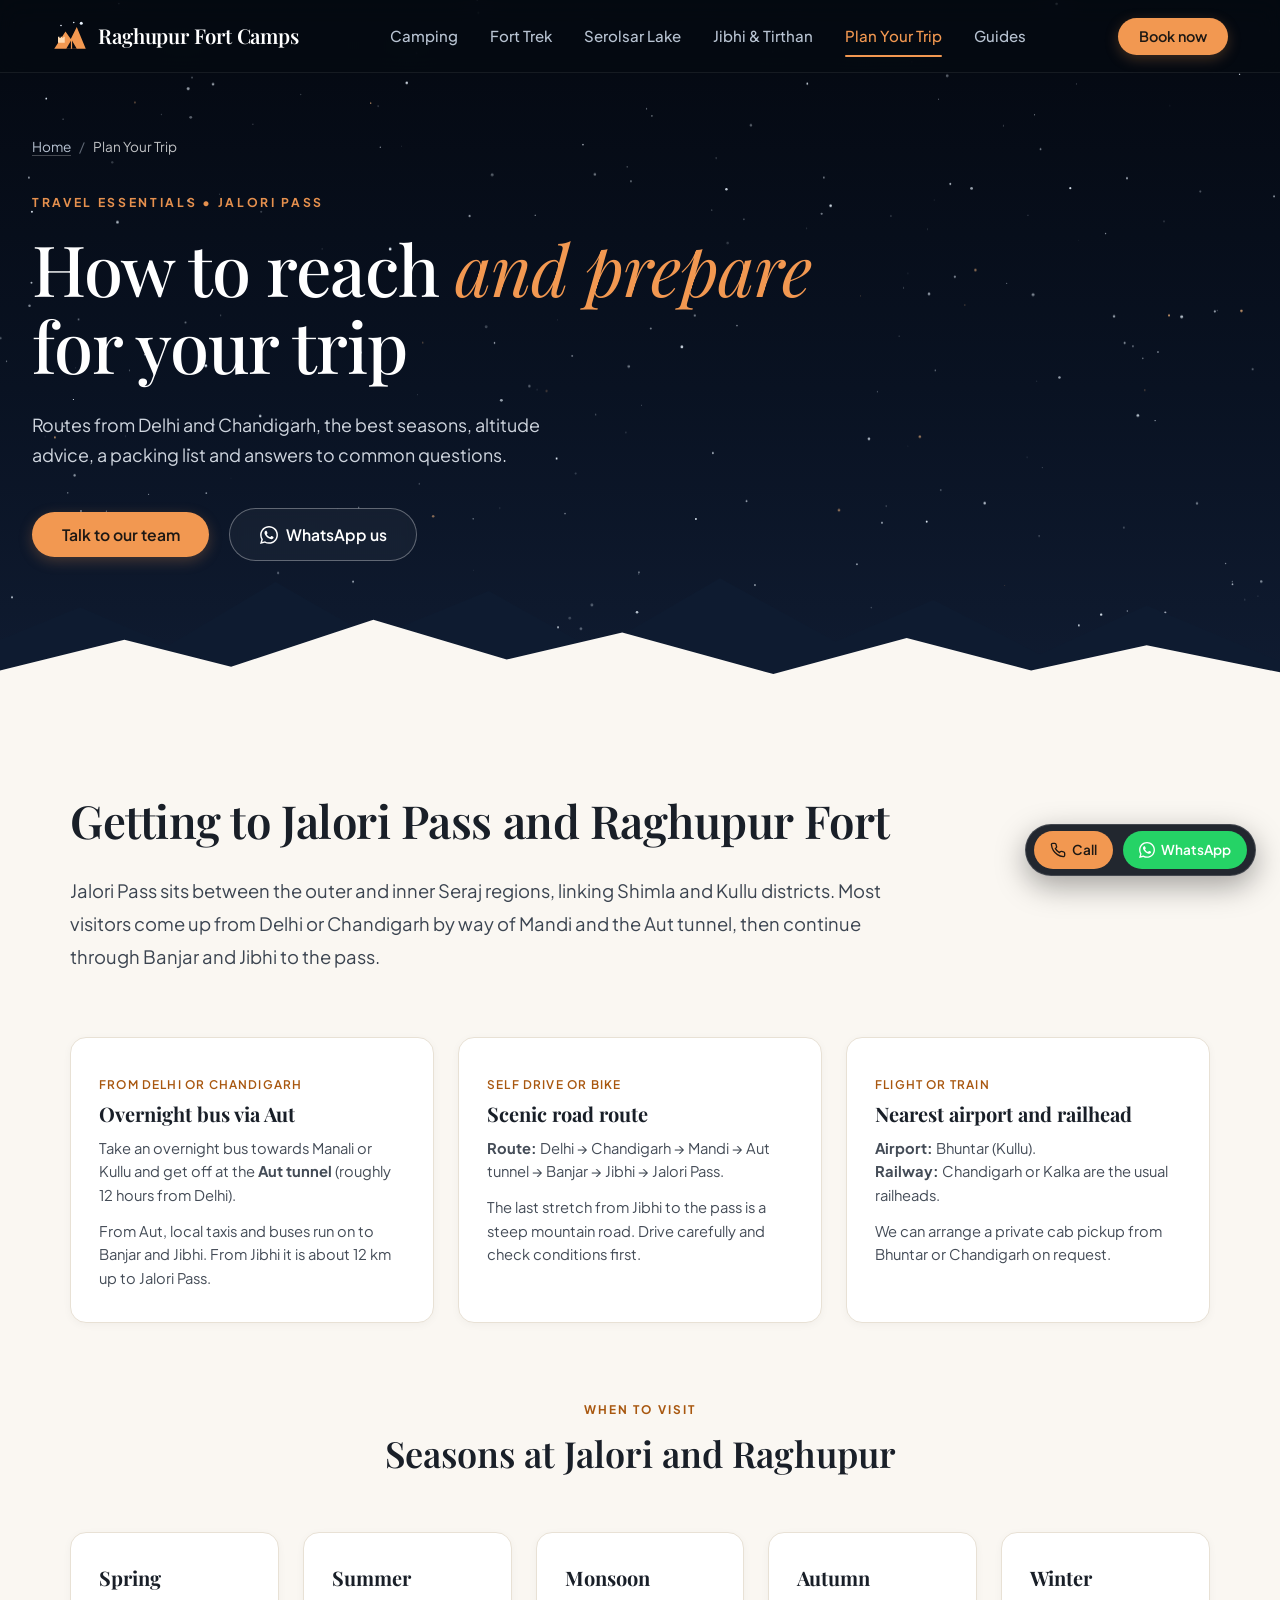
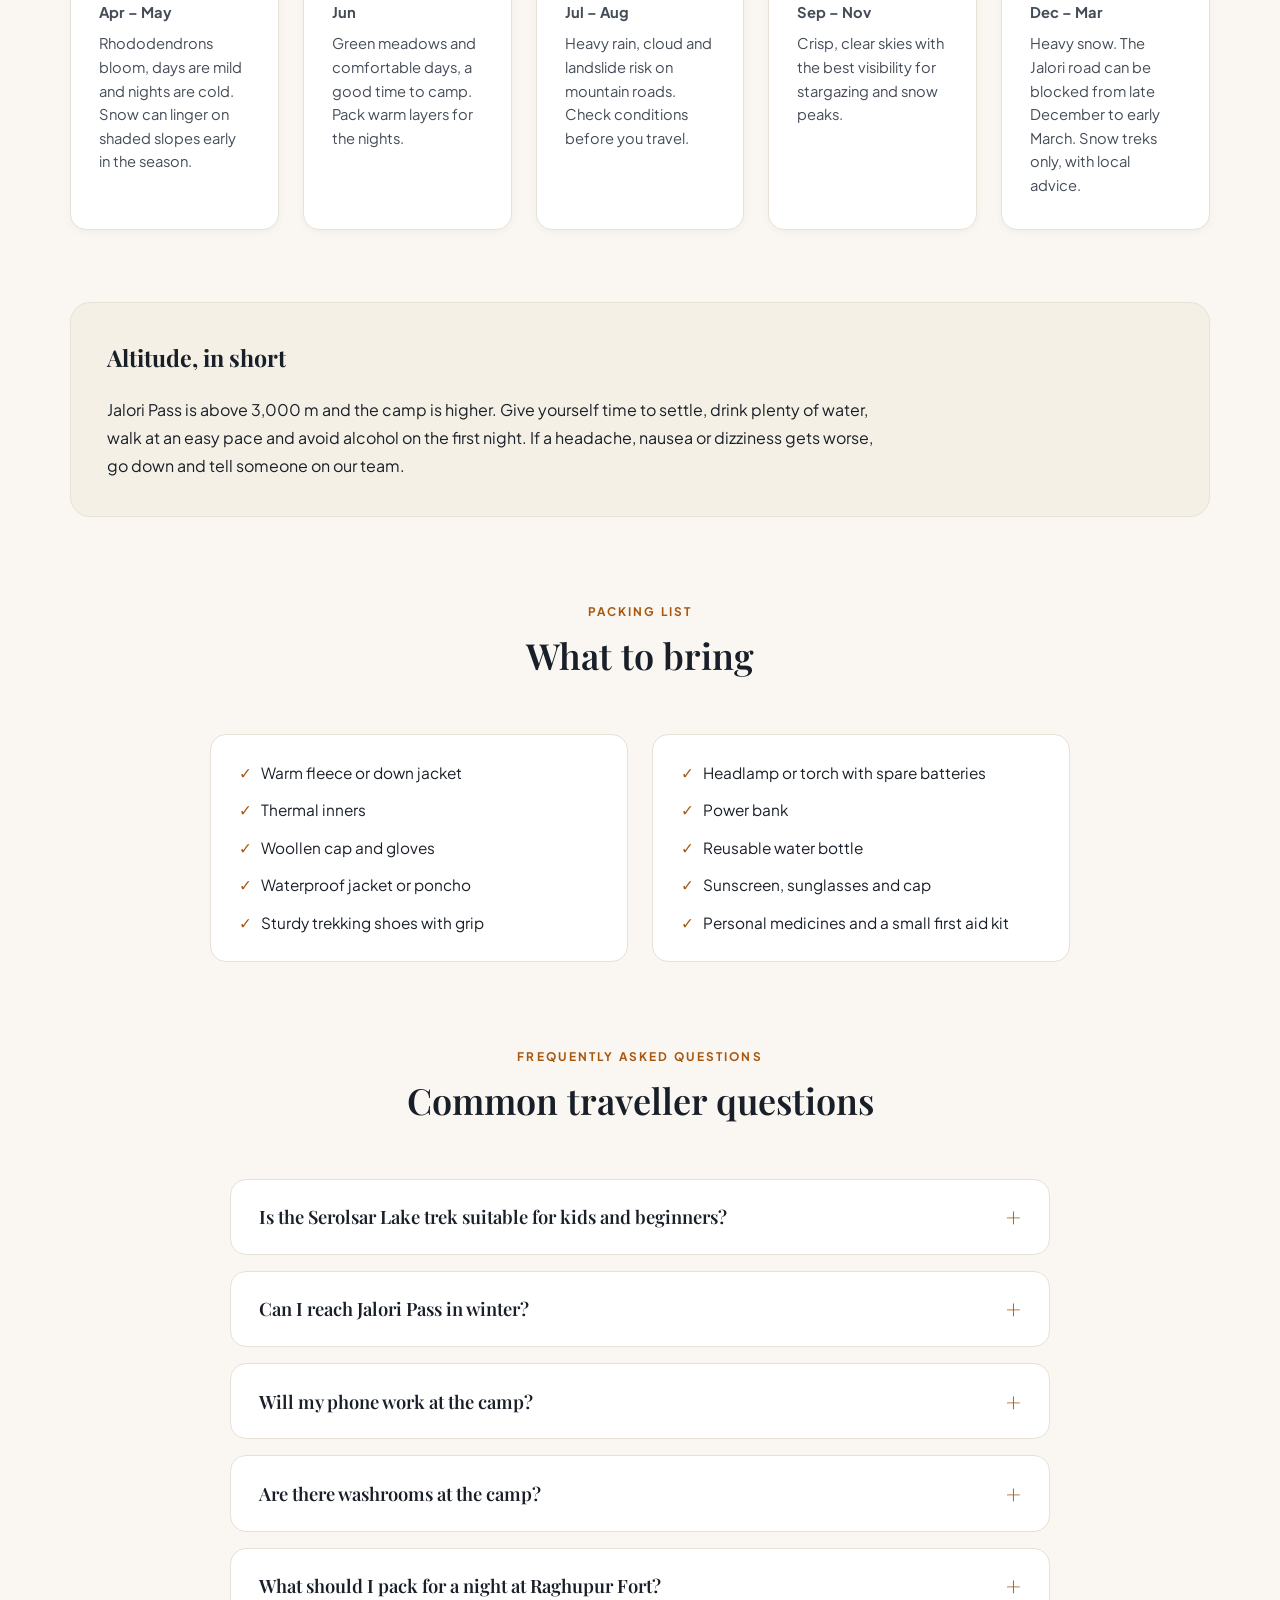
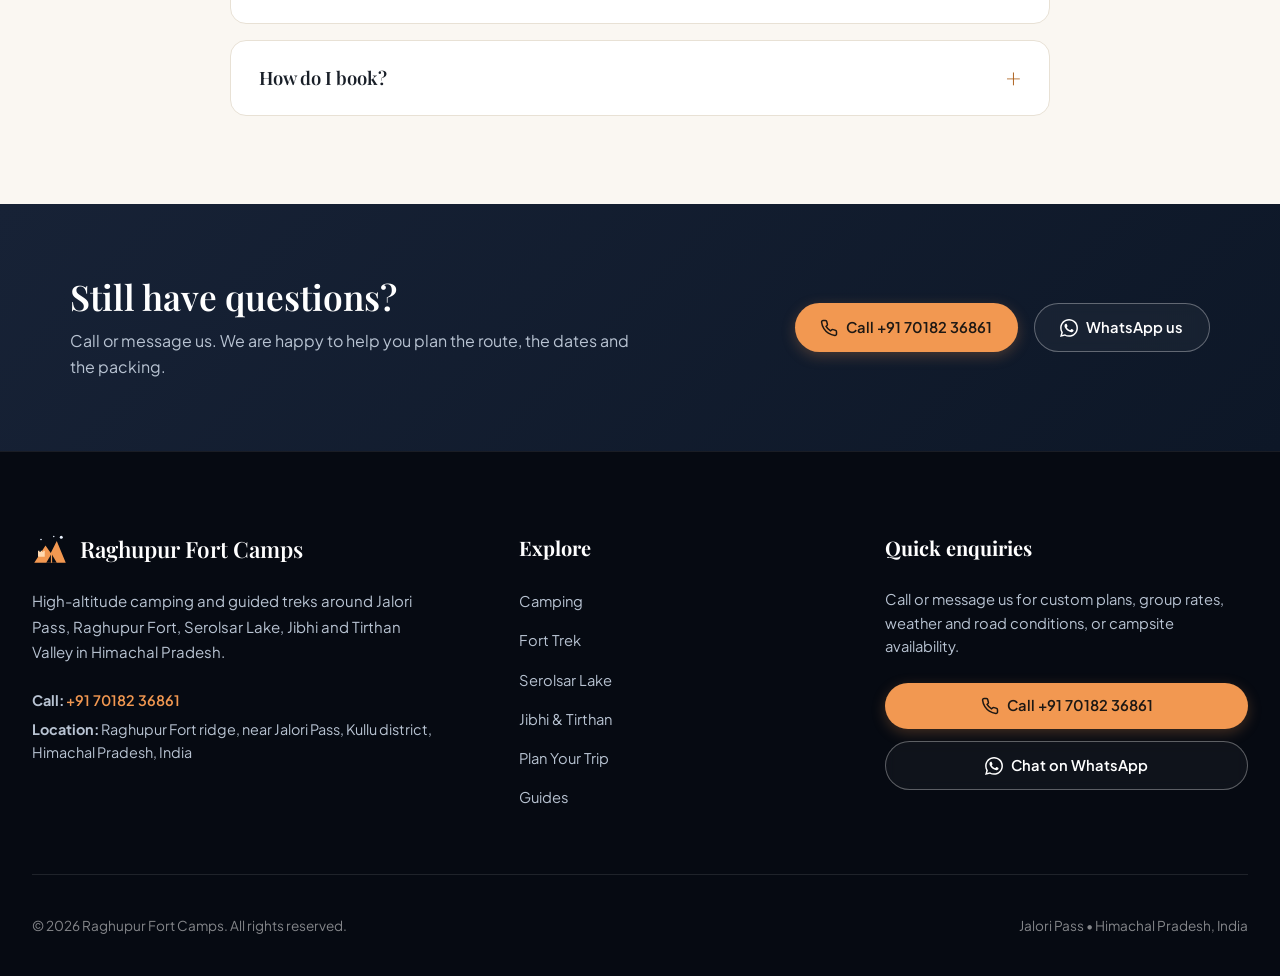
<file: plan-your-trip.html>
<!DOCTYPE html>
<html lang="en">
<head>
<meta charset="UTF-8">
<meta name="viewport" content="width=device-width, initial-scale=1.0">
<title>How to Reach Jalori Pass &amp; Raghupur Fort from Delhi (2026)</title>
<meta name="description" content="Delhi to Jalori Pass and Raghupur Fort: overnight bus to Aut, taxi via Banjar, road closures, best months, packing list and FAQs.">
<meta name="robots" content="index,follow,max-image-preview:large">
<link rel="canonical" href="https://www.raghupurcamps.com/plan-your-trip.html">
<link rel="alternate" hreflang="en-IN" href="https://www.raghupurcamps.com/plan-your-trip.html">
<link rel="alternate" hreflang="x-default" href="https://www.raghupurcamps.com/plan-your-trip.html">
<meta name="geo.region" content="IN-HP">
<meta name="geo.placename" content="Jalori Pass, Kullu, Himachal Pradesh">
<meta name="theme-color" content="#050a12">
<meta property="og:type" content="website">
<meta property="og:site_name" content="Raghupur Fort Camps">
<meta property="og:locale" content="en_IN">
<meta property="og:title" content="How to Reach Jalori Pass &amp; Raghupur Fort from Delhi (2026)">
<meta property="og:description" content="Delhi to Jalori Pass and Raghupur Fort: overnight bus to Aut, taxi via Banjar, road closures, best months, packing list and FAQs.">
<meta property="og:url" content="https://www.raghupurcamps.com/plan-your-trip.html">
<meta property="og:image" content="https://www.raghupurcamps.com/og-image.jpg">
<meta property="og:image:width" content="1200">
<meta property="og:image:height" content="630">
<meta property="og:image:alt" content="Raghupur Fort Camps: Milky Way over the camp ridge near Jalori Pass">
<meta name="twitter:card" content="summary_large_image">
<meta name="twitter:title" content="How to Reach Jalori Pass &amp; Raghupur Fort from Delhi (2026)">
<meta name="twitter:description" content="Delhi to Jalori Pass and Raghupur Fort: overnight bus to Aut, taxi via Banjar, road closures, best months, packing list and FAQs.">
<meta name="twitter:image" content="https://www.raghupurcamps.com/og-image.jpg">
<link rel="icon" href="favicon.svg" type="image/svg+xml">
<link rel="icon" href="logo.png" type="image/png" sizes="512x512">
<link rel="apple-touch-icon" href="apple-touch-icon.png">
<link rel="preconnect" href="https://fonts.googleapis.com">
<link rel="preconnect" href="https://fonts.gstatic.com" crossorigin>
<link href="https://fonts.googleapis.com/css2?family=Playfair+Display:ital,wght@0,500;0,600;0,700;1,400&amp;family=Plus+Jakarta+Sans:wght@400;500;600;700&amp;display=swap" rel="stylesheet">
<link rel="stylesheet" href="styles.css">
<script type="application/ld+json">{"@context": "https://schema.org", "@type": "BreadcrumbList", "itemListElement": [{"@type": "ListItem", "position": 1, "name": "Home", "item": "https://www.raghupurcamps.com/"}, {"@type": "ListItem", "position": 2, "name": "Plan Your Trip", "item": "https://www.raghupurcamps.com/plan-your-trip.html"}]}</script>
<script type="application/ld+json">{"@context": "https://schema.org", "@type": "FAQPage", "mainEntity": [{"@type": "Question", "name": "Is the Serolsar Lake trek suitable for kids and beginners?", "acceptedAnswer": {"@type": "Answer", "text": "Yes. The 5 km trail from Jalori Pass to the lake is a gentle forest walk with a gradual slope, and it is widely done by families and first-time trekkers. Go slowly, carry water and keep an eye on the weather."}}, {"@type": "Question", "name": "Can I reach Jalori Pass in winter?", "acceptedAnswer": {"@type": "Answer", "text": "Snowfall can block the Jalori road from late December to early March, and the pass is sometimes only reachable on foot. Call us before you travel so we can tell you the current road and snow conditions."}}, {"@type": "Question", "name": "Will my phone work at the camp?", "acceptedAnswer": {"@type": "Answer", "text": "Do not rely on it. Mobile signal is patchy around Jalori Pass and the ridge, and it usually drops in the forest around Serolsar Lake. Tell your family your plan before you set out."}}, {"@type": "Question", "name": "Are there washrooms at the camp?", "acceptedAnswer": {"@type": "Answer", "text": "Yes, we set up basic, eco-friendly toilet tents with water and toiletries, in line with leave-no-trace practice."}}, {"@type": "Question", "name": "What should I pack for a night at Raghupur Fort?", "acceptedAnswer": {"@type": "Answer", "text": "A warm fleece or down jacket, thermal inners, sturdy trekking shoes, a woollen cap, a rain layer, a power bank, a water bottle and a headlamp. Nights are cold at this altitude even in summer."}}, {"@type": "Question", "name": "How do I book?", "acceptedAnswer": {"@type": "Answer", "text": "Use the booking form on any page, call +91 70182 36861, or message us on WhatsApp with your dates and group size. We confirm availability and share the plan."}}]}</script>
</head>
<body data-page="plan-your-trip.html">
<a class="skip-link" href="#main">Skip to content</a>
<header class="site-header" id="header">
  <div class="header-container">
    <a href="index.html" class="brand-logo" aria-label="Raghupur Fort Camps home"><svg class="brand-icon" viewBox="0 0 48 48" aria-hidden="true"><path d="M3 41 18 18l7 10 8-16 12 29z" fill="#f29851"/><path d="M19 41l7-12 7 12z" fill="#050a12"/><path d="M26 29v12" stroke="#f29851" stroke-width="1.6"/><path d="M8 33V25h2v1.5h1.5V25h2v1.5H15V25h2v8z" fill="#ffd9b0"/><circle cx="39" cy="7" r="2" fill="#eaf3ff"/><circle cx="29" cy="6" r="1" fill="#eaf3ff"/><circle cx="12" cy="10" r="1.1" fill="#eaf3ff"/></svg><span class="brand-name">Raghupur Fort Camps</span></a>
    <nav class="nav-menu" aria-label="Main"><a href="raghupur-fort-camping.html" class="nav-link">Camping</a><a href="raghupur-fort-trek.html" class="nav-link">Fort Trek</a><a href="serolsar-lake-trek.html" class="nav-link">Serolsar Lake</a><a href="jibhi-tirthan-valley.html" class="nav-link">Jibhi &amp; Tirthan</a><a href="plan-your-trip.html" class="nav-link" aria-current="page">Plan Your Trip</a><a href="guides.html" class="nav-link">Guides</a></nav>
    <div class="header-actions">
      <button type="button" class="btn btn-amber pill-btn header-book" data-book="custom">Book now</button>
      <button type="button" class="mobile-toggle" id="mobile-toggle" aria-label="Open menu" aria-expanded="false" aria-controls="mobile-drawer"><span></span><span></span><span></span></button>
    </div>
  </div>
</header>
<div class="drawer-overlay" id="drawer-overlay"></div>
<aside class="mobile-drawer" id="mobile-drawer" aria-label="Menu">
  <div class="drawer-header">
    <span class="brand-logo"><svg class="brand-icon" viewBox="0 0 48 48" aria-hidden="true"><path d="M3 41 18 18l7 10 8-16 12 29z" fill="#f29851"/><path d="M19 41l7-12 7 12z" fill="#050a12"/><path d="M26 29v12" stroke="#f29851" stroke-width="1.6"/><path d="M8 33V25h2v1.5h1.5V25h2v1.5H15V25h2v8z" fill="#ffd9b0"/><circle cx="39" cy="7" r="2" fill="#eaf3ff"/><circle cx="29" cy="6" r="1" fill="#eaf3ff"/><circle cx="12" cy="10" r="1.1" fill="#eaf3ff"/></svg><span>Raghupur Fort Camps</span></span>
    <button type="button" class="close-drawer" id="close-drawer" aria-label="Close menu">&times;</button>
  </div>
  <nav class="drawer-links" aria-label="Mobile"><a href="raghupur-fort-camping.html" class="drawer-link">Camping</a><a href="raghupur-fort-trek.html" class="drawer-link">Fort Trek</a><a href="serolsar-lake-trek.html" class="drawer-link">Serolsar Lake</a><a href="jibhi-tirthan-valley.html" class="drawer-link">Jibhi &amp; Tirthan</a><a href="plan-your-trip.html" class="drawer-link" aria-current="page">Plan Your Trip</a><a href="guides.html" class="drawer-link">Guides</a></nav>
  <div class="drawer-footer">
    <a href="tel:+917018236861" class="btn btn-amber pill-btn full-width"><svg class="btn-icon" viewBox="0 0 24 24" fill="none" stroke="currentColor" stroke-width="2" aria-hidden="true"><path d="M22 16.92v3a2 2 0 0 1-2.18 2 19.79 19.79 0 0 1-8.63-3.07 19.5 19.5 0 0 1-6-6 19.79 19.79 0 0 1-3.07-8.67A2 2 0 0 1 4.11 2h3a2 2 0 0 1 2 1.72 12.84 12.84 0 0 0 .7 2.81 2 2 0 0 1-.45 2.11L8.09 9.91a16 16 0 0 0 6 6l1.27-1.27a2 2 0 0 1 2.11-.45 12.84 12.84 0 0 0 2.81.7A2 2 0 0 1 22 16.92z"/></svg>Call +91 70182 36861</a>
    <a href="https://wa.me/917018236861?text=Hi%2C%20I%20would%20like%20to%20enquire%20about%20Raghupur%20Fort%20Camps%20and%20treks." target="_blank" rel="noopener noreferrer" class="btn btn-outline-white pill-btn full-width"><svg class="btn-icon" viewBox="0 0 24 24" fill="currentColor" aria-hidden="true"><path d="M.057 24l1.687-6.163c-1.041-1.804-1.588-3.849-1.587-5.946.003-6.556 5.338-11.891 11.893-11.891 3.181.001 6.167 1.24 8.413 3.488 2.245 2.248 3.481 5.236 3.48 8.414-.003 6.557-5.338 11.892-11.893 11.892-1.99-.001-3.951-.5-5.688-1.448l-6.305 1.654zm6.597-3.807c1.676.995 3.276 1.591 5.392 1.592 5.448 0 9.886-4.434 9.889-9.885.002-5.462-4.415-9.89-9.881-9.892-5.452 0-9.887 4.434-9.889 9.884-.001 2.225.651 3.891 1.746 5.634l-.999 3.648 3.742-.981zm11.387-5.464c-.074-.124-.272-.198-.57-.347-.297-.149-1.758-.868-2.031-.967-.272-.099-.47-.149-.669.149-.198.297-.768.967-.941 1.165-.173.198-.347.223-.644.074-.297-.149-1.255-.462-2.39-1.475-.883-.788-1.48-1.761-1.653-2.059-.173-.297-.018-.458.13-.606.134-.133.297-.347.446-.521.151-.172.2-.296.3-.495.099-.198.05-.372-.025-.521-.075-.148-.669-1.611-.916-2.206-.242-.579-.487-.501-.669-.51l-.57-.01c-.198 0-.52.074-.792.372s-1.04 1.016-1.04 2.479 1.065 2.876 1.213 3.074c.149.198 2.095 3.2 5.076 4.487.709.306 1.263.489 1.694.626.712.226 1.36.194 1.872.118.571-.085 1.758-.719 2.006-1.413.248-.695.248-1.29.173-1.414z"/></svg>Chat on WhatsApp</a>
  </div>
</aside>
<main id="main">
<section class="hero-section">
  <canvas id="starfield" class="star-canvas" aria-hidden="true"></canvas>
  <svg class="hero-ridge" viewBox="0 0 1440 170" preserveAspectRatio="none" aria-hidden="true">
    <path class="ridge-back" d="M0 170V96l90-36 100 42 120-70 110 62 130-52 120 66 140-80 130 70 110-46 120 60 120-54 150 62v100z"/>
    <path class="ridge-front" d="M0 170v-40l140-34 120 30 160-52 150 44 130-30 170 46 150-40 140 36 130-28 150 30v38z"/>
  </svg>
  <div class="hero-container">
    <nav class="hero-breadcrumbs" aria-label="Breadcrumb"><a href="index.html">Home</a><span class="breadcrumb-separator" aria-hidden="true">/</span><span class="breadcrumb-current" aria-current="page">Plan Your Trip</span></nav>
    <p class="hero-kicker">Travel essentials &bull; Jalori Pass</p>
    <h1 class="hero-title">How to reach <span class="italic-accent">and prepare</span> for your trip</h1>
    <p class="hero-subtitle">Routes from Delhi and Chandigarh, the best seasons, altitude advice, a packing list and answers to common questions.</p>
    <div class="hero-actions"><button type="button" class="btn btn-amber pill-btn btn-hero" data-book="custom">Talk to our team</button><a href="https://wa.me/917018236861?text=Hi%2C%20I%20need%20help%20planning%20a%20trip%20to%20Jalori%20Pass%20and%20Raghupur%20Fort%20Camps." target="_blank" rel="noopener noreferrer" class="btn btn-outline-white pill-btn btn-hero"><svg class="btn-icon" viewBox="0 0 24 24" fill="currentColor" aria-hidden="true"><path d="M.057 24l1.687-6.163c-1.041-1.804-1.588-3.849-1.587-5.946.003-6.556 5.338-11.891 11.893-11.891 3.181.001 6.167 1.24 8.413 3.488 2.245 2.248 3.481 5.236 3.48 8.414-.003 6.557-5.338 11.892-11.893 11.892-1.99-.001-3.951-.5-5.688-1.448l-6.305 1.654zm6.597-3.807c1.676.995 3.276 1.591 5.392 1.592 5.448 0 9.886-4.434 9.889-9.885.002-5.462-4.415-9.89-9.881-9.892-5.452 0-9.887 4.434-9.889 9.884-.001 2.225.651 3.891 1.746 5.634l-.999 3.648 3.742-.981zm11.387-5.464c-.074-.124-.272-.198-.57-.347-.297-.149-1.758-.868-2.031-.967-.272-.099-.47-.149-.669.149-.198.297-.768.967-.941 1.165-.173.198-.347.223-.644.074-.297-.149-1.255-.462-2.39-1.475-.883-.788-1.48-1.761-1.653-2.059-.173-.297-.018-.458.13-.606.134-.133.297-.347.446-.521.151-.172.2-.296.3-.495.099-.198.05-.372-.025-.521-.075-.148-.669-1.611-.916-2.206-.242-.579-.487-.501-.669-.51l-.57-.01c-.198 0-.52.074-.792.372s-1.04 1.016-1.04 2.479 1.065 2.876 1.213 3.074c.149.198 2.095 3.2 5.076 4.487.709.306 1.263.489 1.694.626.712.226 1.36.194 1.872.118.571-.085 1.758-.719 2.006-1.413.248-.695.248-1.29.173-1.414z"/></svg>WhatsApp us</a></div>
  </div>
</section>
<section class="editorial-section">
  <div class="content-container">
    <div class="editorial-header">
      <h2 class="editorial-title">Getting to Jalori Pass and Raghupur Fort</h2>
      <p class="editorial-lead">Jalori Pass sits between the outer and inner Seraj regions, linking Shimla and Kullu districts. Most visitors come up from Delhi or Chandigarh by way of Mandi and the Aut tunnel, then continue through Banjar and Jibhi to the pass.</p>
    </div>
    <div class="route-cards-grid">
      <div class="route-card"><span class="route-badge">From Delhi or Chandigarh</span><h3>Overnight bus via Aut</h3><p>Take an overnight bus towards Manali or Kullu and get off at the <strong>Aut tunnel</strong> (roughly 12 hours from Delhi).</p><p class="route-sub">From Aut, local taxis and buses run on to Banjar and Jibhi. From Jibhi it is about 12 km up to Jalori Pass.</p></div>
      <div class="route-card"><span class="route-badge">Self drive or bike</span><h3>Scenic road route</h3><p><strong>Route:</strong> Delhi &rarr; Chandigarh &rarr; Mandi &rarr; Aut tunnel &rarr; Banjar &rarr; Jibhi &rarr; Jalori Pass.</p><p class="route-sub">The last stretch from Jibhi to the pass is a steep mountain road. Drive carefully and check conditions first.</p></div>
      <div class="route-card"><span class="route-badge">Flight or train</span><h3>Nearest airport and railhead</h3><p><strong>Airport:</strong> Bhuntar (Kullu).</p><p><strong>Railway:</strong> Chandigarh or Kalka are the usual railheads.</p><p class="route-sub">We can arrange a private cab pickup from Bhuntar or Chandigarh on request.</p></div>
    </div>
    <div class="seasons-container">
      <div class="center-header"><span class="section-tag">When to visit</span><h2 class="section-heading">Seasons at Jalori and Raghupur</h2></div>
      <div class="seasons-grid"><div class="season-card"><h3>Spring</h3><p class="season-temp">Apr &ndash; May</p><p>Rhododendrons bloom, days are mild and nights are cold. Snow can linger on shaded slopes early in the season.</p></div><div class="season-card"><h3>Summer</h3><p class="season-temp">Jun</p><p>Green meadows and comfortable days, a good time to camp. Pack warm layers for the nights.</p></div><div class="season-card"><h3>Monsoon</h3><p class="season-temp">Jul &ndash; Aug</p><p>Heavy rain, cloud and landslide risk on mountain roads. Check conditions before you travel.</p></div><div class="season-card"><h3>Autumn</h3><p class="season-temp">Sep &ndash; Nov</p><p>Crisp, clear skies with the best visibility for stargazing and snow peaks.</p></div><div class="season-card"><h3>Winter</h3><p class="season-temp">Dec &ndash; Mar</p><p>Heavy snow. The Jalori road can be blocked from late December to early March. Snow treks only, with local advice.</p></div></div>
    </div>
    <div class="altitude-box">
      <h2>Altitude, in short</h2>
      <p>Jalori Pass is above 3,000 m and the camp is higher. Give yourself time to settle, drink plenty of water, walk at an easy pace and avoid alcohol on the first night. If a headache, nausea or dizziness gets worse, go down and tell someone on our team.</p>
    </div>
    <div class="pack-container">
      <div class="center-header"><span class="section-tag">Packing list</span><h2 class="section-heading">What to bring</h2></div>
      <div class="pack-grid"><ul class="pack-list"><li>Warm fleece or down jacket</li><li>Thermal inners</li><li>Woollen cap and gloves</li><li>Waterproof jacket or poncho</li><li>Sturdy trekking shoes with grip</li></ul><ul class="pack-list"><li>Headlamp or torch with spare batteries</li><li>Power bank</li><li>Reusable water bottle</li><li>Sunscreen, sunglasses and cap</li><li>Personal medicines and a small first aid kit</li></ul></div>
    </div>
    <div class="faq-container">
      <div class="center-header"><span class="section-tag">Frequently asked questions</span><h2 class="section-heading">Common traveller questions</h2></div>
      <div class="faq-list"><details class="faq-item"><summary>Is the Serolsar Lake trek suitable for kids and beginners?</summary><div class="faq-answer"><p>Yes. The 5 km trail from Jalori Pass to the lake is a gentle forest walk with a gradual slope, and it is widely done by families and first-time trekkers. Go slowly, carry water and keep an eye on the weather.</p></div></details><details class="faq-item"><summary>Can I reach Jalori Pass in winter?</summary><div class="faq-answer"><p>Snowfall can block the Jalori road from late December to early March, and the pass is sometimes only reachable on foot. Call us before you travel so we can tell you the current road and snow conditions.</p></div></details><details class="faq-item"><summary>Will my phone work at the camp?</summary><div class="faq-answer"><p>Do not rely on it. Mobile signal is patchy around Jalori Pass and the ridge, and it usually drops in the forest around Serolsar Lake. Tell your family your plan before you set out.</p></div></details><details class="faq-item"><summary>Are there washrooms at the camp?</summary><div class="faq-answer"><p>Yes, we set up basic, eco-friendly toilet tents with water and toiletries, in line with leave-no-trace practice.</p></div></details><details class="faq-item"><summary>What should I pack for a night at Raghupur Fort?</summary><div class="faq-answer"><p>A warm fleece or down jacket, thermal inners, sturdy trekking shoes, a woollen cap, a rain layer, a power bank, a water bottle and a headlamp. Nights are cold at this altitude even in summer.</p></div></details><details class="faq-item"><summary>How do I book?</summary><div class="faq-answer"><p>Use the booking form on any page, call +91 70182 36861, or message us on WhatsApp with your dates and group size. We confirm availability and share the plan.</p></div></details></div>
    </div>
  </div>
</section>
<section class="cta-band"><div class="content-container cta-inner"><div><h2>Still have questions?</h2><p>Call or message us. We are happy to help you plan the route, the dates and the packing.</p></div><div class="cta-actions"><a href="tel:+917018236861" class="btn btn-amber pill-btn"><svg class="btn-icon" viewBox="0 0 24 24" fill="none" stroke="currentColor" stroke-width="2" aria-hidden="true"><path d="M22 16.92v3a2 2 0 0 1-2.18 2 19.79 19.79 0 0 1-8.63-3.07 19.5 19.5 0 0 1-6-6 19.79 19.79 0 0 1-3.07-8.67A2 2 0 0 1 4.11 2h3a2 2 0 0 1 2 1.72 12.84 12.84 0 0 0 .7 2.81 2 2 0 0 1-.45 2.11L8.09 9.91a16 16 0 0 0 6 6l1.27-1.27a2 2 0 0 1 2.11-.45 12.84 12.84 0 0 0 2.81.7A2 2 0 0 1 22 16.92z"/></svg>Call +91 70182 36861</a><a href="https://wa.me/917018236861?text=Hi%2C%20I%20would%20like%20to%20plan%20a%20trip%20to%20Raghupur%20Fort%20Camps." target="_blank" rel="noopener noreferrer" class="btn btn-outline-white pill-btn"><svg class="btn-icon" viewBox="0 0 24 24" fill="currentColor" aria-hidden="true"><path d="M.057 24l1.687-6.163c-1.041-1.804-1.588-3.849-1.587-5.946.003-6.556 5.338-11.891 11.893-11.891 3.181.001 6.167 1.24 8.413 3.488 2.245 2.248 3.481 5.236 3.48 8.414-.003 6.557-5.338 11.892-11.893 11.892-1.99-.001-3.951-.5-5.688-1.448l-6.305 1.654zm6.597-3.807c1.676.995 3.276 1.591 5.392 1.592 5.448 0 9.886-4.434 9.889-9.885.002-5.462-4.415-9.89-9.881-9.892-5.452 0-9.887 4.434-9.889 9.884-.001 2.225.651 3.891 1.746 5.634l-.999 3.648 3.742-.981zm11.387-5.464c-.074-.124-.272-.198-.57-.347-.297-.149-1.758-.868-2.031-.967-.272-.099-.47-.149-.669.149-.198.297-.768.967-.941 1.165-.173.198-.347.223-.644.074-.297-.149-1.255-.462-2.39-1.475-.883-.788-1.48-1.761-1.653-2.059-.173-.297-.018-.458.13-.606.134-.133.297-.347.446-.521.151-.172.2-.296.3-.495.099-.198.05-.372-.025-.521-.075-.148-.669-1.611-.916-2.206-.242-.579-.487-.501-.669-.51l-.57-.01c-.198 0-.52.074-.792.372s-1.04 1.016-1.04 2.479 1.065 2.876 1.213 3.074c.149.198 2.095 3.2 5.076 4.487.709.306 1.263.489 1.694.626.712.226 1.36.194 1.872.118.571-.085 1.758-.719 2.006-1.413.248-.695.248-1.29.173-1.414z"/></svg>WhatsApp us</a></div></div></section>
</main>
<footer class="site-footer">
  <div class="footer-container">
    <div class="footer-grid">
      <div class="footer-col">
        <div class="footer-brand"><svg class="brand-icon" viewBox="0 0 48 48" aria-hidden="true"><path d="M3 41 18 18l7 10 8-16 12 29z" fill="#f29851"/><path d="M19 41l7-12 7 12z" fill="#050a12"/><path d="M26 29v12" stroke="#f29851" stroke-width="1.6"/><path d="M8 33V25h2v1.5h1.5V25h2v1.5H15V25h2v8z" fill="#ffd9b0"/><circle cx="39" cy="7" r="2" fill="#eaf3ff"/><circle cx="29" cy="6" r="1" fill="#eaf3ff"/><circle cx="12" cy="10" r="1.1" fill="#eaf3ff"/></svg><span>Raghupur Fort Camps</span></div>
        <p class="footer-desc">High-altitude camping and guided treks around Jalori Pass, Raghupur Fort, Serolsar Lake, Jibhi and Tirthan Valley in Himachal Pradesh.</p>
        <div class="footer-contacts">
          <p><strong>Call:</strong> <a href="tel:+917018236861">+91 70182 36861</a></p>
          <p><strong>Location:</strong> Raghupur Fort ridge, near Jalori Pass, Kullu district, Himachal Pradesh, India</p>
        </div>
      </div>
      <div class="footer-col">
        <h2 class="footer-heading">Explore</h2>
        <ul class="footer-links"><li><a href="raghupur-fort-camping.html">Camping</a></li><li><a href="raghupur-fort-trek.html">Fort Trek</a></li><li><a href="serolsar-lake-trek.html">Serolsar Lake</a></li><li><a href="jibhi-tirthan-valley.html">Jibhi &amp; Tirthan</a></li><li><a href="plan-your-trip.html">Plan Your Trip</a></li><li><a href="guides.html">Guides</a></li></ul>
      </div>
      <div class="footer-col">
        <h2 class="footer-heading">Quick enquiries</h2>
        <p class="footer-small">Call or message us for custom plans, group rates, weather and road conditions, or campsite availability.</p>
        <div class="footer-cta-stack">
          <a href="tel:+917018236861" class="btn btn-amber pill-btn full-width"><svg class="btn-icon" viewBox="0 0 24 24" fill="none" stroke="currentColor" stroke-width="2" aria-hidden="true"><path d="M22 16.92v3a2 2 0 0 1-2.18 2 19.79 19.79 0 0 1-8.63-3.07 19.5 19.5 0 0 1-6-6 19.79 19.79 0 0 1-3.07-8.67A2 2 0 0 1 4.11 2h3a2 2 0 0 1 2 1.72 12.84 12.84 0 0 0 .7 2.81 2 2 0 0 1-.45 2.11L8.09 9.91a16 16 0 0 0 6 6l1.27-1.27a2 2 0 0 1 2.11-.45 12.84 12.84 0 0 0 2.81.7A2 2 0 0 1 22 16.92z"/></svg>Call +91 70182 36861</a>
          <a href="https://wa.me/917018236861?text=Hi%2C%20I%20would%20like%20to%20enquire%20about%20camping%20and%20trekking." target="_blank" rel="noopener noreferrer" class="btn btn-outline-white pill-btn full-width"><svg class="btn-icon" viewBox="0 0 24 24" fill="currentColor" aria-hidden="true"><path d="M.057 24l1.687-6.163c-1.041-1.804-1.588-3.849-1.587-5.946.003-6.556 5.338-11.891 11.893-11.891 3.181.001 6.167 1.24 8.413 3.488 2.245 2.248 3.481 5.236 3.48 8.414-.003 6.557-5.338 11.892-11.893 11.892-1.99-.001-3.951-.5-5.688-1.448l-6.305 1.654zm6.597-3.807c1.676.995 3.276 1.591 5.392 1.592 5.448 0 9.886-4.434 9.889-9.885.002-5.462-4.415-9.89-9.881-9.892-5.452 0-9.887 4.434-9.889 9.884-.001 2.225.651 3.891 1.746 5.634l-.999 3.648 3.742-.981zm11.387-5.464c-.074-.124-.272-.198-.57-.347-.297-.149-1.758-.868-2.031-.967-.272-.099-.47-.149-.669.149-.198.297-.768.967-.941 1.165-.173.198-.347.223-.644.074-.297-.149-1.255-.462-2.39-1.475-.883-.788-1.48-1.761-1.653-2.059-.173-.297-.018-.458.13-.606.134-.133.297-.347.446-.521.151-.172.2-.296.3-.495.099-.198.05-.372-.025-.521-.075-.148-.669-1.611-.916-2.206-.242-.579-.487-.501-.669-.51l-.57-.01c-.198 0-.52.074-.792.372s-1.04 1.016-1.04 2.479 1.065 2.876 1.213 3.074c.149.198 2.095 3.2 5.076 4.487.709.306 1.263.489 1.694.626.712.226 1.36.194 1.872.118.571-.085 1.758-.719 2.006-1.413.248-.695.248-1.29.173-1.414z"/></svg>Chat on WhatsApp</a>
        </div>
      </div>
    </div>
    <div class="footer-bottom">
      <p>&copy; 2026 Raghupur Fort Camps. All rights reserved.</p>
      <p>Jalori Pass &bull; Himachal Pradesh, India</p>
    </div>
  </div>
</footer>
<div class="floating-quick-bar">
  <a href="tel:+917018236861" class="quick-btn quick-call"><svg class="btn-icon" viewBox="0 0 24 24" fill="none" stroke="currentColor" stroke-width="2" aria-hidden="true"><path d="M22 16.92v3a2 2 0 0 1-2.18 2 19.79 19.79 0 0 1-8.63-3.07 19.5 19.5 0 0 1-6-6 19.79 19.79 0 0 1-3.07-8.67A2 2 0 0 1 4.11 2h3a2 2 0 0 1 2 1.72 12.84 12.84 0 0 0 .7 2.81 2 2 0 0 1-.45 2.11L8.09 9.91a16 16 0 0 0 6 6l1.27-1.27a2 2 0 0 1 2.11-.45 12.84 12.84 0 0 0 2.81.7A2 2 0 0 1 22 16.92z"/></svg><span>Call</span></a>
  <a href="https://wa.me/917018236861?text=Hi%2C%20I%20am%20interested%20in%20Raghupur%20Fort%20Camps%20and%20treks." target="_blank" rel="noopener noreferrer" class="quick-btn quick-whatsapp"><svg class="btn-icon" viewBox="0 0 24 24" fill="currentColor" aria-hidden="true"><path d="M.057 24l1.687-6.163c-1.041-1.804-1.588-3.849-1.587-5.946.003-6.556 5.338-11.891 11.893-11.891 3.181.001 6.167 1.24 8.413 3.488 2.245 2.248 3.481 5.236 3.48 8.414-.003 6.557-5.338 11.892-11.893 11.892-1.99-.001-3.951-.5-5.688-1.448l-6.305 1.654zm6.597-3.807c1.676.995 3.276 1.591 5.392 1.592 5.448 0 9.886-4.434 9.889-9.885.002-5.462-4.415-9.89-9.881-9.892-5.452 0-9.887 4.434-9.889 9.884-.001 2.225.651 3.891 1.746 5.634l-.999 3.648 3.742-.981zm11.387-5.464c-.074-.124-.272-.198-.57-.347-.297-.149-1.758-.868-2.031-.967-.272-.099-.47-.149-.669.149-.198.297-.768.967-.941 1.165-.173.198-.347.223-.644.074-.297-.149-1.255-.462-2.39-1.475-.883-.788-1.48-1.761-1.653-2.059-.173-.297-.018-.458.13-.606.134-.133.297-.347.446-.521.151-.172.2-.296.3-.495.099-.198.05-.372-.025-.521-.075-.148-.669-1.611-.916-2.206-.242-.579-.487-.501-.669-.51l-.57-.01c-.198 0-.52.074-.792.372s-1.04 1.016-1.04 2.479 1.065 2.876 1.213 3.074c.149.198 2.095 3.2 5.076 4.487.709.306 1.263.489 1.694.626.712.226 1.36.194 1.872.118.571-.085 1.758-.719 2.006-1.413.248-.695.248-1.29.173-1.414z"/></svg><span>WhatsApp</span></a>
</div>
<dialog id="booking-dialog" class="booking-dialog" aria-labelledby="booking-title">
  <button type="button" class="modal-close" data-close-dialog aria-label="Close booking form">&times;</button>
  <div class="modal-header">
    <span class="modal-kicker">Booking enquiry</span>
    <h2 class="modal-title" id="booking-title">Book your Himalayan experience</h2>
    <p class="modal-desc">Send your details and we will confirm availability on WhatsApp.</p>
  </div>
  <form id="booking-form">
    <div class="form-group">
      <label for="form-package">Experience</label>
      <select id="form-package" name="package" class="form-control" required><option value="serolsar-day">Serolsar Lake guided day trek</option><option value="serolsar-combo">Serolsar + Raghupur Fort camp (2D / 1N)</option><option value="camp-standard">Camping: standard alpine dome tent</option><option value="camp-luxury">Camping: luxury meadow tent</option><option value="camp-astro">Camping: astrophile private setup</option><option value="fort-trek">Raghupur Fort trek with guide</option><option value="circuit">Full Seraj Valley circuit (3D / 2N)</option><option value="jibhi">Jibhi &amp; Tirthan Valley trip</option><option value="custom">Custom group / general enquiry</option></select>
    </div>
    <div class="form-row">
      <div class="form-group">
        <label for="form-name">Your name</label>
        <input type="text" id="form-name" name="name" class="form-control" placeholder="e.g. Rahul Sharma" autocomplete="name" required>
      </div>
      <div class="form-group">
        <label for="form-phone">Phone / WhatsApp</label>
        <input type="tel" id="form-phone" name="phone" class="form-control" placeholder="+91 XXXXX XXXXX" autocomplete="tel" inputmode="tel" pattern="[0-9+\s\-]{8,16}" title="Enter a valid phone number" required>
      </div>
    </div>
    <div class="form-row">
      <div class="form-group">
        <label for="form-date">Travel date</label>
        <input type="date" id="form-date" name="date" class="form-control" required>
      </div>
      <div class="form-group">
        <label for="form-guests">Guests</label>
        <select id="form-guests" name="guests" class="form-control">
          <option value="1">1 person</option>
          <option value="2" selected>2 people</option>
          <option value="3-5">3 to 5 people</option>
          <option value="6-10">6 to 10 people</option>
          <option value="10+">More than 10</option>
        </select>
      </div>
    </div>
    <div class="form-group">
      <label for="form-notes">Questions or requests <span class="optional">(optional)</span></label>
      <textarea id="form-notes" name="notes" class="form-control" rows="2" placeholder="Pickup from Aut or Bhuntar, food preferences, etc."></textarea>
    </div>
    <div class="modal-actions">
      <button type="submit" class="btn btn-amber pill-btn full-width">Send enquiry on WhatsApp</button>
      <a href="tel:+917018236861" class="btn btn-outline-dark pill-btn full-width">Or call +91 70182 36861</a>
    </div>
  </form>
</dialog>
<script src="app.js" defer></script>
</body>
</html>
</file>
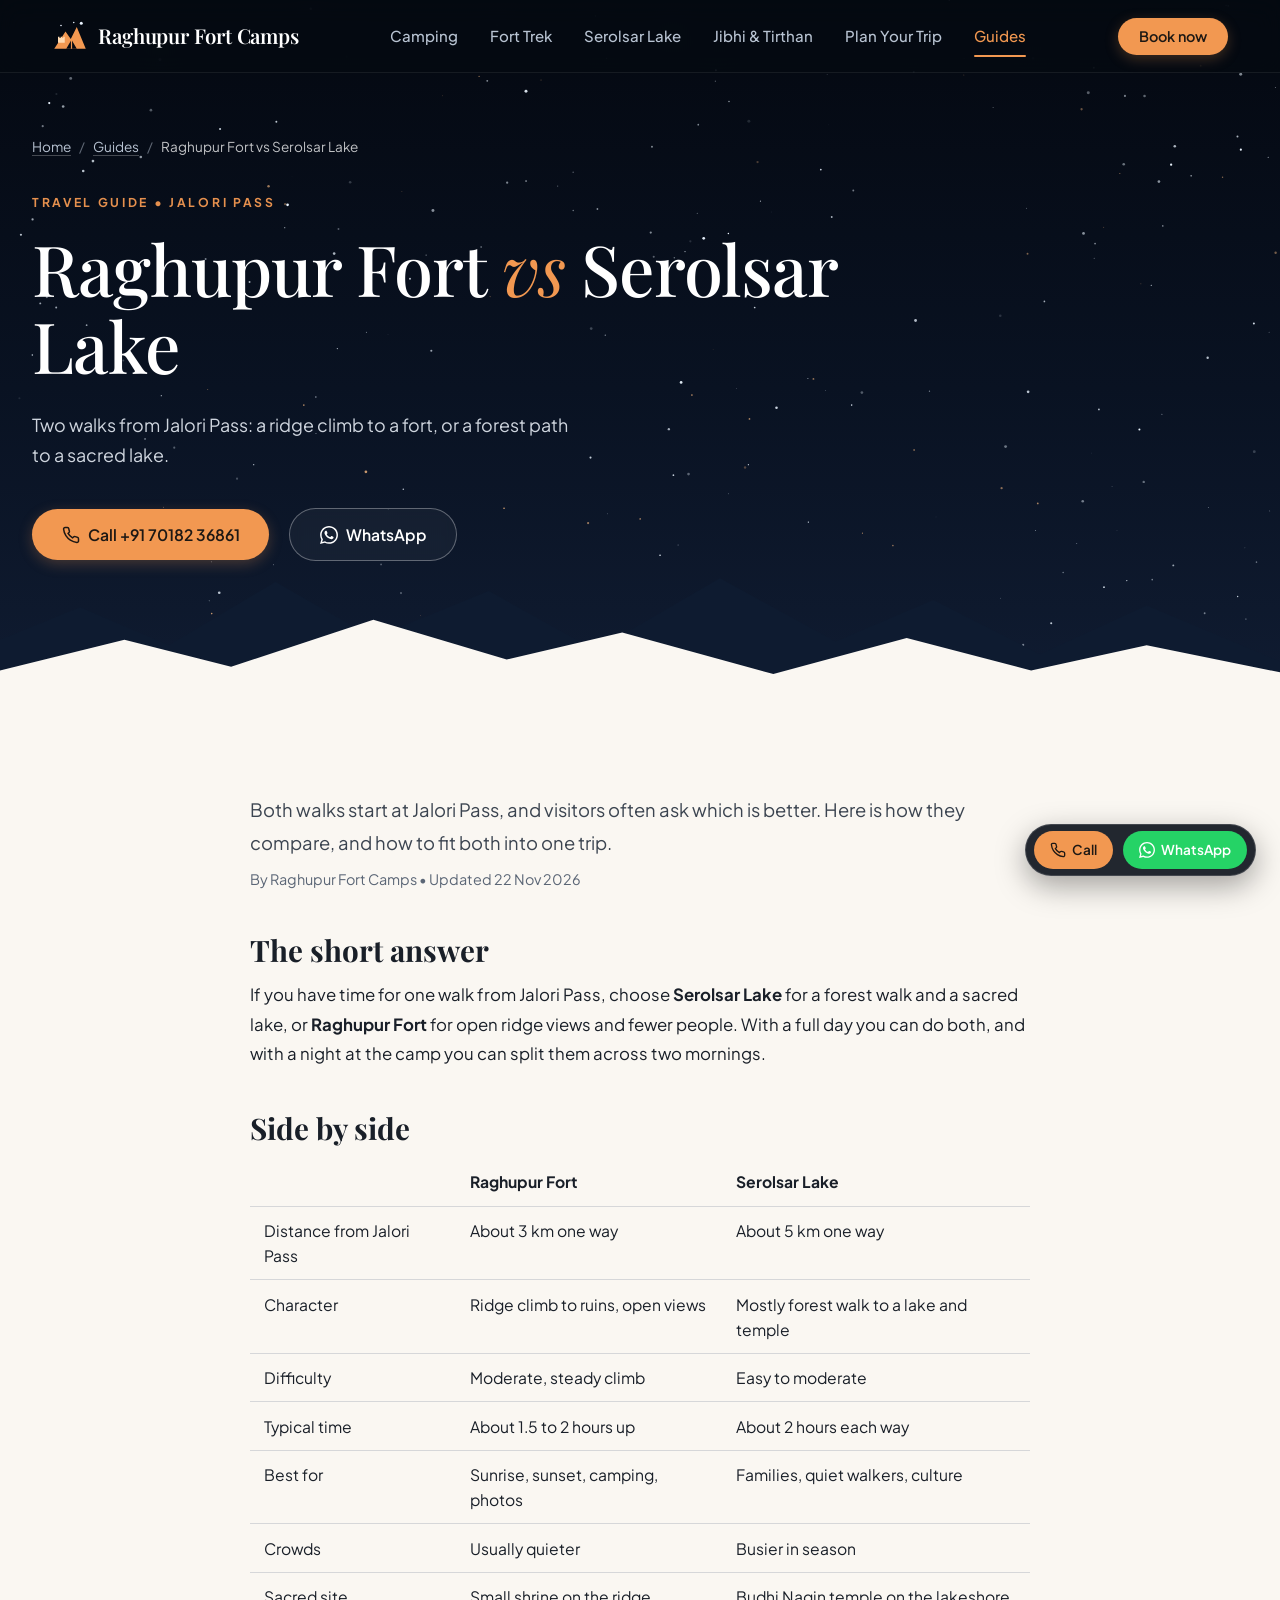
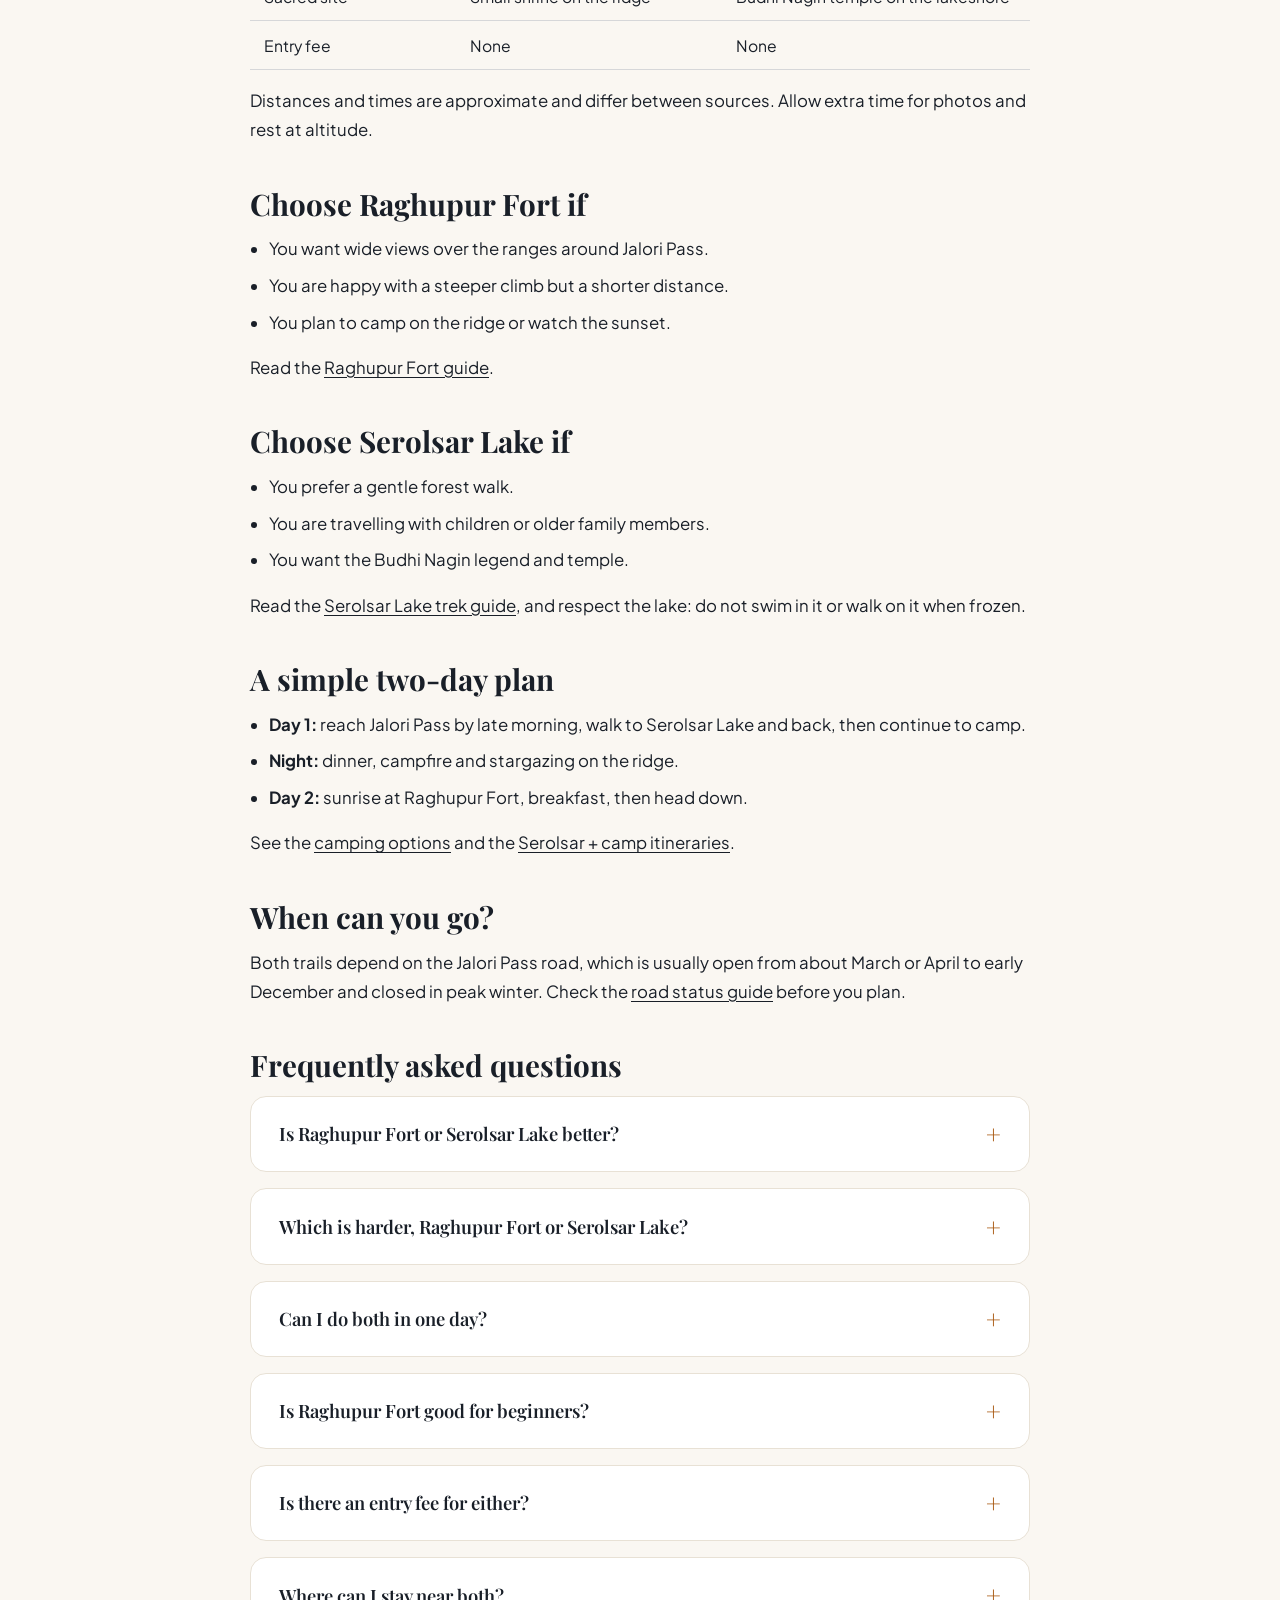
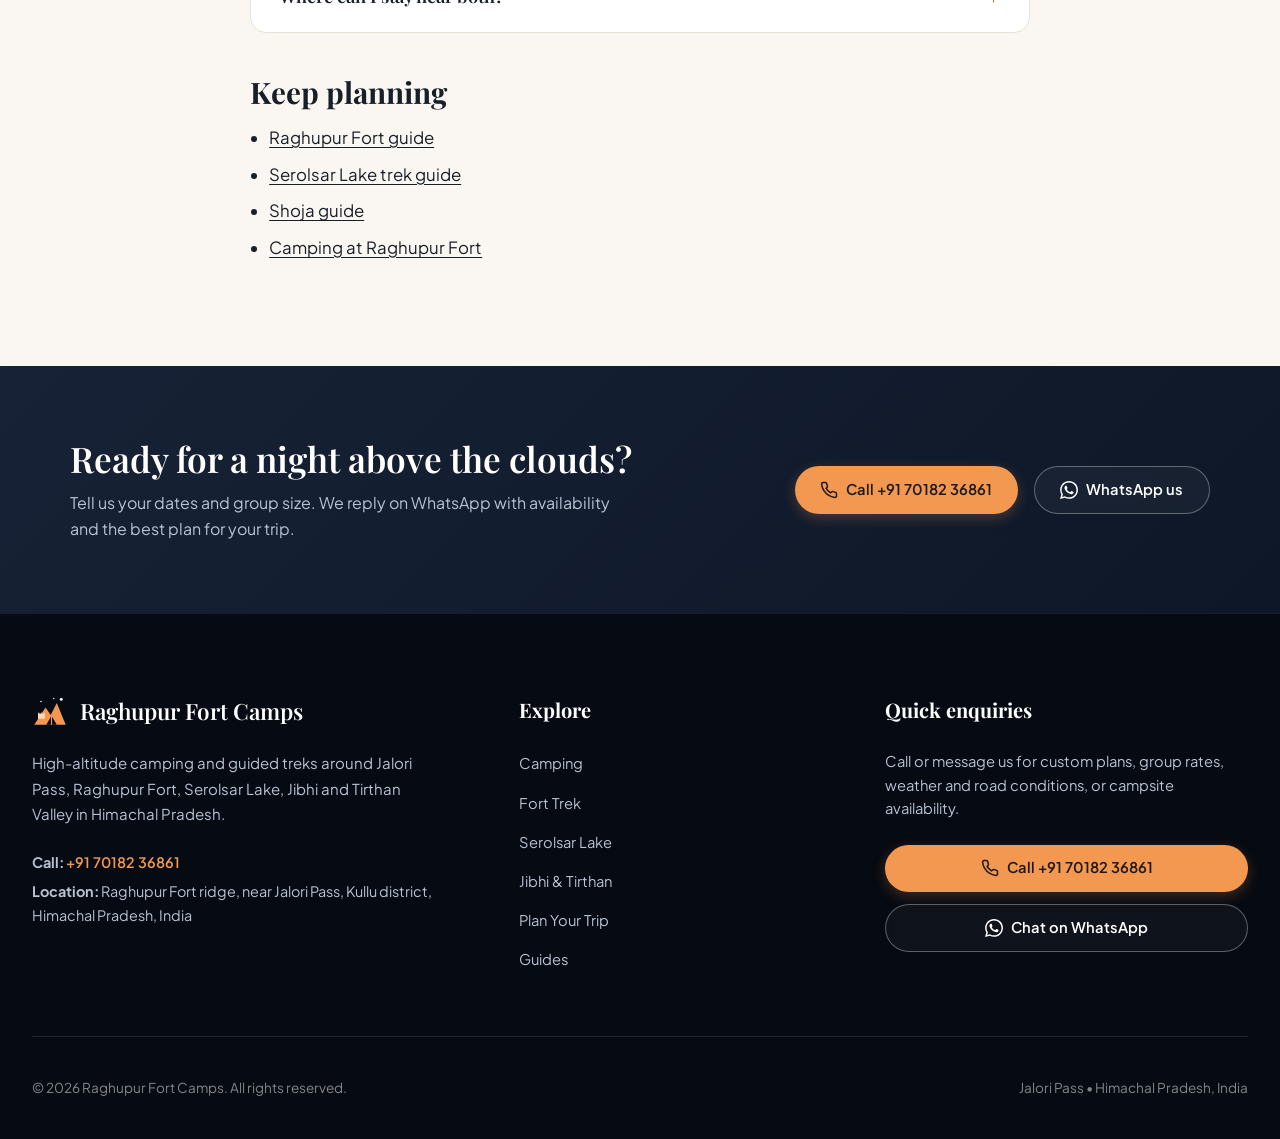
<file: raghupur-fort-vs-serolsar-lake.html>
<!DOCTYPE html>
<html lang="en">
<head>
<meta charset="UTF-8">
<meta name="viewport" content="width=device-width, initial-scale=1.0">
<title>Raghupur Fort vs Serolsar Lake: Which Trek Is Better?</title>
<meta name="description" content="Raghupur Fort or Serolsar Lake? Compare distance, difficulty, time, crowds and best use from Jalori Pass, plus a simple two-day plan with a camp night.">
<meta name="robots" content="index,follow,max-image-preview:large">
<link rel="canonical" href="https://www.raghupurcamps.com/raghupur-fort-vs-serolsar-lake.html">
<link rel="alternate" hreflang="en-IN" href="https://www.raghupurcamps.com/raghupur-fort-vs-serolsar-lake.html">
<link rel="alternate" hreflang="x-default" href="https://www.raghupurcamps.com/raghupur-fort-vs-serolsar-lake.html">
<meta name="geo.region" content="IN-HP">
<meta name="geo.placename" content="Jalori Pass, Kullu, Himachal Pradesh">
<meta name="theme-color" content="#050a12">
<meta property="og:type" content="website">
<meta property="og:site_name" content="Raghupur Fort Camps">
<meta property="og:locale" content="en_IN">
<meta property="og:title" content="Raghupur Fort vs Serolsar Lake: Which Trek Is Better?">
<meta property="og:description" content="Raghupur Fort or Serolsar Lake? Compare distance, difficulty, time, crowds and best use from Jalori Pass, plus a simple two-day plan with a camp night.">
<meta property="og:url" content="https://www.raghupurcamps.com/raghupur-fort-vs-serolsar-lake.html">
<meta property="og:image" content="https://www.raghupurcamps.com/og-image.jpg">
<meta property="og:image:width" content="1200">
<meta property="og:image:height" content="630">
<meta property="og:image:alt" content="Raghupur Fort Camps: Milky Way over the camp ridge near Jalori Pass">
<meta name="twitter:card" content="summary_large_image">
<meta name="twitter:title" content="Raghupur Fort vs Serolsar Lake: Which Trek Is Better?">
<meta name="twitter:description" content="Raghupur Fort or Serolsar Lake? Compare distance, difficulty, time, crowds and best use from Jalori Pass, plus a simple two-day plan with a camp night.">
<meta name="twitter:image" content="https://www.raghupurcamps.com/og-image.jpg">
<link rel="icon" href="favicon.svg" type="image/svg+xml">
<link rel="icon" href="logo.png" type="image/png" sizes="512x512">
<link rel="apple-touch-icon" href="apple-touch-icon.png">
<link rel="preconnect" href="https://fonts.googleapis.com">
<link rel="preconnect" href="https://fonts.gstatic.com" crossorigin>
<link href="https://fonts.googleapis.com/css2?family=Playfair+Display:ital,wght@0,500;0,600;0,700;1,400&amp;family=Plus+Jakarta+Sans:wght@400;500;600;700&amp;display=swap" rel="stylesheet">
<link rel="stylesheet" href="styles.css">
<script type="application/ld+json">{"@context": "https://schema.org", "@type": "BreadcrumbList", "itemListElement": [{"@type": "ListItem", "position": 1, "name": "Home", "item": "https://www.raghupurcamps.com/"}, {"@type": "ListItem", "position": 2, "name": "Guides", "item": "https://www.raghupurcamps.com/guides.html"}, {"@type": "ListItem", "position": 3, "name": "Raghupur Fort vs Serolsar Lake", "item": "https://www.raghupurcamps.com/raghupur-fort-vs-serolsar-lake.html"}]}</script>
<script type="application/ld+json">{"@context": "https://schema.org", "@type": "Article", "headline": "Raghupur Fort vs Serolsar Lake: Which Trek Is Better?", "description": "Raghupur Fort or Serolsar Lake? Compare distance, difficulty, time, crowds and best use from Jalori Pass, plus a simple two-day plan with a camp night.", "datePublished": "2026-11-22", "dateModified": "2026-11-22", "image": "https://www.raghupurcamps.com/images/raghupur-fort-ridge-sunset-view.jpg", "inLanguage": "en-IN", "mainEntityOfPage": "https://www.raghupurcamps.com/raghupur-fort-vs-serolsar-lake.html", "author": {"@type": "Organization", "name": "Raghupur Fort Camps", "url": "https://www.raghupurcamps.com/"}, "publisher": {"@type": "Organization", "name": "Raghupur Fort Camps", "logo": {"@type": "ImageObject", "url": "https://www.raghupurcamps.com/logo.png"}}}</script>
<script type="application/ld+json">{"@context": "https://schema.org", "@type": "FAQPage", "mainEntity": [{"@type": "Question", "name": "Is Raghupur Fort or Serolsar Lake better?", "acceptedAnswer": {"@type": "Answer", "text": "Raghupur Fort suits sunrise, sunset and views. Serolsar Lake suits an easy forest walk and the temple. Many visitors do both."}}, {"@type": "Question", "name": "Which is harder, Raghupur Fort or Serolsar Lake?", "acceptedAnswer": {"@type": "Answer", "text": "Raghupur Fort is shorter but steeper. Serolsar Lake is longer but gentler."}}, {"@type": "Question", "name": "Can I do both in one day?", "acceptedAnswer": {"@type": "Answer", "text": "It is possible for fit walkers who start early, but staying a night at the camp makes it more relaxed."}}, {"@type": "Question", "name": "Is Raghupur Fort good for beginners?", "acceptedAnswer": {"@type": "Answer", "text": "Yes, with a slow pace and rests. It is a moderate climb above 3,000 m."}}, {"@type": "Question", "name": "Is there an entry fee for either?", "acceptedAnswer": {"@type": "Answer", "text": "No, neither charges an entry fee."}}, {"@type": "Question", "name": "Where can I stay near both?", "acceptedAnswer": {"@type": "Answer", "text": "Our Raghupur Fort camp is on the ridge above Jalori Pass, close to both trailheads."}}]}</script>
</head>
<body data-page="raghupur-fort-vs-serolsar-lake.html">
<a class="skip-link" href="#main">Skip to content</a>
<header class="site-header" id="header">
  <div class="header-container">
    <a href="index.html" class="brand-logo" aria-label="Raghupur Fort Camps home"><svg class="brand-icon" viewBox="0 0 48 48" aria-hidden="true"><path d="M3 41 18 18l7 10 8-16 12 29z" fill="#f29851"/><path d="M19 41l7-12 7 12z" fill="#050a12"/><path d="M26 29v12" stroke="#f29851" stroke-width="1.6"/><path d="M8 33V25h2v1.5h1.5V25h2v1.5H15V25h2v8z" fill="#ffd9b0"/><circle cx="39" cy="7" r="2" fill="#eaf3ff"/><circle cx="29" cy="6" r="1" fill="#eaf3ff"/><circle cx="12" cy="10" r="1.1" fill="#eaf3ff"/></svg><span class="brand-name">Raghupur Fort Camps</span></a>
    <nav class="nav-menu" aria-label="Main"><a href="raghupur-fort-camping.html" class="nav-link">Camping</a><a href="raghupur-fort-trek.html" class="nav-link">Fort Trek</a><a href="serolsar-lake-trek.html" class="nav-link">Serolsar Lake</a><a href="jibhi-tirthan-valley.html" class="nav-link">Jibhi &amp; Tirthan</a><a href="plan-your-trip.html" class="nav-link">Plan Your Trip</a><a href="guides.html" class="nav-link" aria-current="page">Guides</a></nav>
    <div class="header-actions">
      <button type="button" class="btn btn-amber pill-btn header-book" data-book="custom">Book now</button>
      <button type="button" class="mobile-toggle" id="mobile-toggle" aria-label="Open menu" aria-expanded="false" aria-controls="mobile-drawer"><span></span><span></span><span></span></button>
    </div>
  </div>
</header>
<div class="drawer-overlay" id="drawer-overlay"></div>
<aside class="mobile-drawer" id="mobile-drawer" aria-label="Menu">
  <div class="drawer-header">
    <span class="brand-logo"><svg class="brand-icon" viewBox="0 0 48 48" aria-hidden="true"><path d="M3 41 18 18l7 10 8-16 12 29z" fill="#f29851"/><path d="M19 41l7-12 7 12z" fill="#050a12"/><path d="M26 29v12" stroke="#f29851" stroke-width="1.6"/><path d="M8 33V25h2v1.5h1.5V25h2v1.5H15V25h2v8z" fill="#ffd9b0"/><circle cx="39" cy="7" r="2" fill="#eaf3ff"/><circle cx="29" cy="6" r="1" fill="#eaf3ff"/><circle cx="12" cy="10" r="1.1" fill="#eaf3ff"/></svg><span>Raghupur Fort Camps</span></span>
    <button type="button" class="close-drawer" id="close-drawer" aria-label="Close menu">&times;</button>
  </div>
  <nav class="drawer-links" aria-label="Mobile"><a href="raghupur-fort-camping.html" class="drawer-link">Camping</a><a href="raghupur-fort-trek.html" class="drawer-link">Fort Trek</a><a href="serolsar-lake-trek.html" class="drawer-link">Serolsar Lake</a><a href="jibhi-tirthan-valley.html" class="drawer-link">Jibhi &amp; Tirthan</a><a href="plan-your-trip.html" class="drawer-link">Plan Your Trip</a><a href="guides.html" class="drawer-link" aria-current="page">Guides</a></nav>
  <div class="drawer-footer">
    <a href="tel:+917018236861" class="btn btn-amber pill-btn full-width"><svg class="btn-icon" viewBox="0 0 24 24" fill="none" stroke="currentColor" stroke-width="2" aria-hidden="true"><path d="M22 16.92v3a2 2 0 0 1-2.18 2 19.79 19.79 0 0 1-8.63-3.07 19.5 19.5 0 0 1-6-6 19.79 19.79 0 0 1-3.07-8.67A2 2 0 0 1 4.11 2h3a2 2 0 0 1 2 1.72 12.84 12.84 0 0 0 .7 2.81 2 2 0 0 1-.45 2.11L8.09 9.91a16 16 0 0 0 6 6l1.27-1.27a2 2 0 0 1 2.11-.45 12.84 12.84 0 0 0 2.81.7A2 2 0 0 1 22 16.92z"/></svg>Call +91 70182 36861</a>
    <a href="https://wa.me/917018236861?text=Hi%2C%20I%20would%20like%20to%20enquire%20about%20Raghupur%20Fort%20Camps%20and%20treks." target="_blank" rel="noopener noreferrer" class="btn btn-outline-white pill-btn full-width"><svg class="btn-icon" viewBox="0 0 24 24" fill="currentColor" aria-hidden="true"><path d="M.057 24l1.687-6.163c-1.041-1.804-1.588-3.849-1.587-5.946.003-6.556 5.338-11.891 11.893-11.891 3.181.001 6.167 1.24 8.413 3.488 2.245 2.248 3.481 5.236 3.48 8.414-.003 6.557-5.338 11.892-11.893 11.892-1.99-.001-3.951-.5-5.688-1.448l-6.305 1.654zm6.597-3.807c1.676.995 3.276 1.591 5.392 1.592 5.448 0 9.886-4.434 9.889-9.885.002-5.462-4.415-9.89-9.881-9.892-5.452 0-9.887 4.434-9.889 9.884-.001 2.225.651 3.891 1.746 5.634l-.999 3.648 3.742-.981zm11.387-5.464c-.074-.124-.272-.198-.57-.347-.297-.149-1.758-.868-2.031-.967-.272-.099-.47-.149-.669.149-.198.297-.768.967-.941 1.165-.173.198-.347.223-.644.074-.297-.149-1.255-.462-2.39-1.475-.883-.788-1.48-1.761-1.653-2.059-.173-.297-.018-.458.13-.606.134-.133.297-.347.446-.521.151-.172.2-.296.3-.495.099-.198.05-.372-.025-.521-.075-.148-.669-1.611-.916-2.206-.242-.579-.487-.501-.669-.51l-.57-.01c-.198 0-.52.074-.792.372s-1.04 1.016-1.04 2.479 1.065 2.876 1.213 3.074c.149.198 2.095 3.2 5.076 4.487.709.306 1.263.489 1.694.626.712.226 1.36.194 1.872.118.571-.085 1.758-.719 2.006-1.413.248-.695.248-1.29.173-1.414z"/></svg>Chat on WhatsApp</a>
  </div>
</aside>
<main id="main">
<section class="hero-section">
  <canvas id="starfield" class="star-canvas" aria-hidden="true"></canvas>
  <svg class="hero-ridge" viewBox="0 0 1440 170" preserveAspectRatio="none" aria-hidden="true">
    <path class="ridge-back" d="M0 170V96l90-36 100 42 120-70 110 62 130-52 120 66 140-80 130 70 110-46 120 60 120-54 150 62v100z"/>
    <path class="ridge-front" d="M0 170v-40l140-34 120 30 160-52 150 44 130-30 170 46 150-40 140 36 130-28 150 30v38z"/>
  </svg>
  <div class="hero-container">
    <nav class="hero-breadcrumbs" aria-label="Breadcrumb"><a href="index.html">Home</a><span class="breadcrumb-separator" aria-hidden="true">/</span><a href="guides.html">Guides</a><span class="breadcrumb-separator" aria-hidden="true">/</span><span class="breadcrumb-current" aria-current="page">Raghupur Fort vs Serolsar Lake</span></nav>
    <p class="hero-kicker">Travel guide &bull; Jalori Pass</p>
    <h1 class="hero-title">Raghupur Fort <span class="italic-accent">vs</span> Serolsar Lake</h1>
    <p class="hero-subtitle">Two walks from Jalori Pass: a ridge climb to a fort, or a forest path to a sacred lake.</p>
    <div class="hero-actions"><a href="tel:+917018236861" class="btn btn-amber pill-btn btn-hero"><svg class="btn-icon" viewBox="0 0 24 24" fill="none" stroke="currentColor" stroke-width="2" aria-hidden="true"><path d="M22 16.92v3a2 2 0 0 1-2.18 2 19.79 19.79 0 0 1-8.63-3.07 19.5 19.5 0 0 1-6-6 19.79 19.79 0 0 1-3.07-8.67A2 2 0 0 1 4.11 2h3a2 2 0 0 1 2 1.72 12.84 12.84 0 0 0 .7 2.81 2 2 0 0 1-.45 2.11L8.09 9.91a16 16 0 0 0 6 6l1.27-1.27a2 2 0 0 1 2.11-.45 12.84 12.84 0 0 0 2.81.7A2 2 0 0 1 22 16.92z"/></svg>Call +91 70182 36861</a><a href="https://wa.me/917018236861?text=Hi%2C%20I%20read%20your%20guide%20and%20would%20like%20to%20plan%20a%20trip." target="_blank" rel="noopener noreferrer" class="btn btn-outline-white pill-btn btn-hero"><svg class="btn-icon" viewBox="0 0 24 24" fill="currentColor" aria-hidden="true"><path d="M.057 24l1.687-6.163c-1.041-1.804-1.588-3.849-1.587-5.946.003-6.556 5.338-11.891 11.893-11.891 3.181.001 6.167 1.24 8.413 3.488 2.245 2.248 3.481 5.236 3.48 8.414-.003 6.557-5.338 11.892-11.893 11.892-1.99-.001-3.951-.5-5.688-1.448l-6.305 1.654zm6.597-3.807c1.676.995 3.276 1.591 5.392 1.592 5.448 0 9.886-4.434 9.889-9.885.002-5.462-4.415-9.89-9.881-9.892-5.452 0-9.887 4.434-9.889 9.884-.001 2.225.651 3.891 1.746 5.634l-.999 3.648 3.742-.981zm11.387-5.464c-.074-.124-.272-.198-.57-.347-.297-.149-1.758-.868-2.031-.967-.272-.099-.47-.149-.669.149-.198.297-.768.967-.941 1.165-.173.198-.347.223-.644.074-.297-.149-1.255-.462-2.39-1.475-.883-.788-1.48-1.761-1.653-2.059-.173-.297-.018-.458.13-.606.134-.133.297-.347.446-.521.151-.172.2-.296.3-.495.099-.198.05-.372-.025-.521-.075-.148-.669-1.611-.916-2.206-.242-.579-.487-.501-.669-.51l-.57-.01c-.198 0-.52.074-.792.372s-1.04 1.016-1.04 2.479 1.065 2.876 1.213 3.074c.149.198 2.095 3.2 5.076 4.487.709.306 1.263.489 1.694.626.712.226 1.36.194 1.872.118.571-.085 1.758-.719 2.006-1.413.248-.695.248-1.29.173-1.414z"/></svg>WhatsApp</a></div>
  </div>
</section>
<section class="editorial-section">
  <div class="content-container prose">
    <p class="editorial-lead">Both walks start at Jalori Pass, and visitors often ask which is better. Here is how they compare, and how to fit both into one trip.</p>
    <p class="prose-meta">By Raghupur Fort Camps &bull; Updated 22 Nov 2026</p>
    <section class="prose-section"><h2>The short answer</h2><p>If you have time for one walk from Jalori Pass, choose <strong>Serolsar Lake</strong> for a forest walk and a sacred lake, or <strong>Raghupur Fort</strong> for open ridge views and fewer people. With a full day you can do both, and with a night at the camp you can split them across two mornings.</p></section><section class="prose-section"><h2>Side by side</h2><div class="table-wrap"><table><thead><tr><th></th><th>Raghupur Fort</th><th>Serolsar Lake</th></tr></thead><tbody><tr><td>Distance from Jalori Pass</td><td>About 3 km one way</td><td>About 5 km one way</td></tr><tr><td>Character</td><td>Ridge climb to ruins, open views</td><td>Mostly forest walk to a lake and temple</td></tr><tr><td>Difficulty</td><td>Moderate, steady climb</td><td>Easy to moderate</td></tr><tr><td>Typical time</td><td>About 1.5 to 2 hours up</td><td>About 2 hours each way</td></tr><tr><td>Best for</td><td>Sunrise, sunset, camping, photos</td><td>Families, quiet walkers, culture</td></tr><tr><td>Crowds</td><td>Usually quieter</td><td>Busier in season</td></tr><tr><td>Sacred site</td><td>Small shrine on the ridge</td><td>Budhi Nagin temple on the lakeshore</td></tr><tr><td>Entry fee</td><td>None</td><td>None</td></tr></tbody></table></div><p>Distances and times are approximate and differ between sources. Allow extra time for photos and rest at altitude.</p></section><section class="prose-section"><h2>Choose Raghupur Fort if</h2><ul><li>You want wide views over the ranges around Jalori Pass.</li><li>You are happy with a steeper climb but a shorter distance.</li><li>You plan to camp on the ridge or watch the sunset.</li></ul><p>Read the <a href="raghupur-fort-trek-guide.html">Raghupur Fort guide</a>.</p></section><section class="prose-section"><h2>Choose Serolsar Lake if</h2><ul><li>You prefer a gentle forest walk.</li><li>You are travelling with children or older family members.</li><li>You want the Budhi Nagin legend and temple.</li></ul><p>Read the <a href="serolsar-lake-trek-guide.html">Serolsar Lake trek guide</a>, and respect the lake: do not swim in it or walk on it when frozen.</p></section><section class="prose-section"><h2>A simple two-day plan</h2><ul><li><strong>Day 1:</strong> reach Jalori Pass by late morning, walk to Serolsar Lake and back, then continue to camp.</li><li><strong>Night:</strong> dinner, campfire and stargazing on the ridge.</li><li><strong>Day 2:</strong> sunrise at Raghupur Fort, breakfast, then head down.</li></ul><p>See the <a href="raghupur-fort-camping.html">camping options</a> and the <a href="serolsar-lake-trek.html">Serolsar + camp itineraries</a>.</p></section><section class="prose-section"><h2>When can you go?</h2><p>Both trails depend on the Jalori Pass road, which is usually open from about March or April to early December and closed in peak winter. Check the <a href="jalori-pass-road-status-winter-closure.html">road status guide</a> before you plan.</p></section>
    <section class="prose-section"><h2>Frequently asked questions</h2><div class="faq-list"><details class="faq-item"><summary>Is Raghupur Fort or Serolsar Lake better?</summary><div class="faq-answer"><p>Raghupur Fort suits sunrise, sunset and views. Serolsar Lake suits an easy forest walk and the temple. Many visitors do both.</p></div></details><details class="faq-item"><summary>Which is harder, Raghupur Fort or Serolsar Lake?</summary><div class="faq-answer"><p>Raghupur Fort is shorter but steeper. Serolsar Lake is longer but gentler.</p></div></details><details class="faq-item"><summary>Can I do both in one day?</summary><div class="faq-answer"><p>It is possible for fit walkers who start early, but staying a night at the camp makes it more relaxed.</p></div></details><details class="faq-item"><summary>Is Raghupur Fort good for beginners?</summary><div class="faq-answer"><p>Yes, with a slow pace and rests. It is a moderate climb above 3,000 m.</p></div></details><details class="faq-item"><summary>Is there an entry fee for either?</summary><div class="faq-answer"><p>No, neither charges an entry fee.</p></div></details><details class="faq-item"><summary>Where can I stay near both?</summary><div class="faq-answer"><p>Our Raghupur Fort camp is on the ridge above Jalori Pass, close to both trailheads.</p></div></details></div></section>
    <section class="prose-section"><h2>Keep planning</h2><ul class="prose-links"><li><a href="raghupur-fort-trek-guide.html">Raghupur Fort guide</a></li><li><a href="serolsar-lake-trek-guide.html">Serolsar Lake trek guide</a></li><li><a href="shoja-himachal-guide.html">Shoja guide</a></li><li><a href="raghupur-fort-camping.html">Camping at Raghupur Fort</a></li></ul></section>
  </div>
</section>
<section class="cta-band"><div class="content-container cta-inner"><div><h2>Ready for a night above the clouds?</h2><p>Tell us your dates and group size. We reply on WhatsApp with availability and the best plan for your trip.</p></div><div class="cta-actions"><a href="tel:+917018236861" class="btn btn-amber pill-btn"><svg class="btn-icon" viewBox="0 0 24 24" fill="none" stroke="currentColor" stroke-width="2" aria-hidden="true"><path d="M22 16.92v3a2 2 0 0 1-2.18 2 19.79 19.79 0 0 1-8.63-3.07 19.5 19.5 0 0 1-6-6 19.79 19.79 0 0 1-3.07-8.67A2 2 0 0 1 4.11 2h3a2 2 0 0 1 2 1.72 12.84 12.84 0 0 0 .7 2.81 2 2 0 0 1-.45 2.11L8.09 9.91a16 16 0 0 0 6 6l1.27-1.27a2 2 0 0 1 2.11-.45 12.84 12.84 0 0 0 2.81.7A2 2 0 0 1 22 16.92z"/></svg>Call +91 70182 36861</a><a href="https://wa.me/917018236861?text=Hi%2C%20I%20would%20like%20to%20plan%20a%20trip%20to%20Raghupur%20Fort%20Camps." target="_blank" rel="noopener noreferrer" class="btn btn-outline-white pill-btn"><svg class="btn-icon" viewBox="0 0 24 24" fill="currentColor" aria-hidden="true"><path d="M.057 24l1.687-6.163c-1.041-1.804-1.588-3.849-1.587-5.946.003-6.556 5.338-11.891 11.893-11.891 3.181.001 6.167 1.24 8.413 3.488 2.245 2.248 3.481 5.236 3.48 8.414-.003 6.557-5.338 11.892-11.893 11.892-1.99-.001-3.951-.5-5.688-1.448l-6.305 1.654zm6.597-3.807c1.676.995 3.276 1.591 5.392 1.592 5.448 0 9.886-4.434 9.889-9.885.002-5.462-4.415-9.89-9.881-9.892-5.452 0-9.887 4.434-9.889 9.884-.001 2.225.651 3.891 1.746 5.634l-.999 3.648 3.742-.981zm11.387-5.464c-.074-.124-.272-.198-.57-.347-.297-.149-1.758-.868-2.031-.967-.272-.099-.47-.149-.669.149-.198.297-.768.967-.941 1.165-.173.198-.347.223-.644.074-.297-.149-1.255-.462-2.39-1.475-.883-.788-1.48-1.761-1.653-2.059-.173-.297-.018-.458.13-.606.134-.133.297-.347.446-.521.151-.172.2-.296.3-.495.099-.198.05-.372-.025-.521-.075-.148-.669-1.611-.916-2.206-.242-.579-.487-.501-.669-.51l-.57-.01c-.198 0-.52.074-.792.372s-1.04 1.016-1.04 2.479 1.065 2.876 1.213 3.074c.149.198 2.095 3.2 5.076 4.487.709.306 1.263.489 1.694.626.712.226 1.36.194 1.872.118.571-.085 1.758-.719 2.006-1.413.248-.695.248-1.29.173-1.414z"/></svg>WhatsApp us</a></div></div></section>
</main>
<footer class="site-footer">
  <div class="footer-container">
    <div class="footer-grid">
      <div class="footer-col">
        <div class="footer-brand"><svg class="brand-icon" viewBox="0 0 48 48" aria-hidden="true"><path d="M3 41 18 18l7 10 8-16 12 29z" fill="#f29851"/><path d="M19 41l7-12 7 12z" fill="#050a12"/><path d="M26 29v12" stroke="#f29851" stroke-width="1.6"/><path d="M8 33V25h2v1.5h1.5V25h2v1.5H15V25h2v8z" fill="#ffd9b0"/><circle cx="39" cy="7" r="2" fill="#eaf3ff"/><circle cx="29" cy="6" r="1" fill="#eaf3ff"/><circle cx="12" cy="10" r="1.1" fill="#eaf3ff"/></svg><span>Raghupur Fort Camps</span></div>
        <p class="footer-desc">High-altitude camping and guided treks around Jalori Pass, Raghupur Fort, Serolsar Lake, Jibhi and Tirthan Valley in Himachal Pradesh.</p>
        <div class="footer-contacts">
          <p><strong>Call:</strong> <a href="tel:+917018236861">+91 70182 36861</a></p>
          <p><strong>Location:</strong> Raghupur Fort ridge, near Jalori Pass, Kullu district, Himachal Pradesh, India</p>
        </div>
      </div>
      <div class="footer-col">
        <h2 class="footer-heading">Explore</h2>
        <ul class="footer-links"><li><a href="raghupur-fort-camping.html">Camping</a></li><li><a href="raghupur-fort-trek.html">Fort Trek</a></li><li><a href="serolsar-lake-trek.html">Serolsar Lake</a></li><li><a href="jibhi-tirthan-valley.html">Jibhi &amp; Tirthan</a></li><li><a href="plan-your-trip.html">Plan Your Trip</a></li><li><a href="guides.html">Guides</a></li></ul>
      </div>
      <div class="footer-col">
        <h2 class="footer-heading">Quick enquiries</h2>
        <p class="footer-small">Call or message us for custom plans, group rates, weather and road conditions, or campsite availability.</p>
        <div class="footer-cta-stack">
          <a href="tel:+917018236861" class="btn btn-amber pill-btn full-width"><svg class="btn-icon" viewBox="0 0 24 24" fill="none" stroke="currentColor" stroke-width="2" aria-hidden="true"><path d="M22 16.92v3a2 2 0 0 1-2.18 2 19.79 19.79 0 0 1-8.63-3.07 19.5 19.5 0 0 1-6-6 19.79 19.79 0 0 1-3.07-8.67A2 2 0 0 1 4.11 2h3a2 2 0 0 1 2 1.72 12.84 12.84 0 0 0 .7 2.81 2 2 0 0 1-.45 2.11L8.09 9.91a16 16 0 0 0 6 6l1.27-1.27a2 2 0 0 1 2.11-.45 12.84 12.84 0 0 0 2.81.7A2 2 0 0 1 22 16.92z"/></svg>Call +91 70182 36861</a>
          <a href="https://wa.me/917018236861?text=Hi%2C%20I%20would%20like%20to%20enquire%20about%20camping%20and%20trekking." target="_blank" rel="noopener noreferrer" class="btn btn-outline-white pill-btn full-width"><svg class="btn-icon" viewBox="0 0 24 24" fill="currentColor" aria-hidden="true"><path d="M.057 24l1.687-6.163c-1.041-1.804-1.588-3.849-1.587-5.946.003-6.556 5.338-11.891 11.893-11.891 3.181.001 6.167 1.24 8.413 3.488 2.245 2.248 3.481 5.236 3.48 8.414-.003 6.557-5.338 11.892-11.893 11.892-1.99-.001-3.951-.5-5.688-1.448l-6.305 1.654zm6.597-3.807c1.676.995 3.276 1.591 5.392 1.592 5.448 0 9.886-4.434 9.889-9.885.002-5.462-4.415-9.89-9.881-9.892-5.452 0-9.887 4.434-9.889 9.884-.001 2.225.651 3.891 1.746 5.634l-.999 3.648 3.742-.981zm11.387-5.464c-.074-.124-.272-.198-.57-.347-.297-.149-1.758-.868-2.031-.967-.272-.099-.47-.149-.669.149-.198.297-.768.967-.941 1.165-.173.198-.347.223-.644.074-.297-.149-1.255-.462-2.39-1.475-.883-.788-1.48-1.761-1.653-2.059-.173-.297-.018-.458.13-.606.134-.133.297-.347.446-.521.151-.172.2-.296.3-.495.099-.198.05-.372-.025-.521-.075-.148-.669-1.611-.916-2.206-.242-.579-.487-.501-.669-.51l-.57-.01c-.198 0-.52.074-.792.372s-1.04 1.016-1.04 2.479 1.065 2.876 1.213 3.074c.149.198 2.095 3.2 5.076 4.487.709.306 1.263.489 1.694.626.712.226 1.36.194 1.872.118.571-.085 1.758-.719 2.006-1.413.248-.695.248-1.29.173-1.414z"/></svg>Chat on WhatsApp</a>
        </div>
      </div>
    </div>
    <div class="footer-bottom">
      <p>&copy; 2026 Raghupur Fort Camps. All rights reserved.</p>
      <p>Jalori Pass &bull; Himachal Pradesh, India</p>
    </div>
  </div>
</footer>
<div class="floating-quick-bar">
  <a href="tel:+917018236861" class="quick-btn quick-call"><svg class="btn-icon" viewBox="0 0 24 24" fill="none" stroke="currentColor" stroke-width="2" aria-hidden="true"><path d="M22 16.92v3a2 2 0 0 1-2.18 2 19.79 19.79 0 0 1-8.63-3.07 19.5 19.5 0 0 1-6-6 19.79 19.79 0 0 1-3.07-8.67A2 2 0 0 1 4.11 2h3a2 2 0 0 1 2 1.72 12.84 12.84 0 0 0 .7 2.81 2 2 0 0 1-.45 2.11L8.09 9.91a16 16 0 0 0 6 6l1.27-1.27a2 2 0 0 1 2.11-.45 12.84 12.84 0 0 0 2.81.7A2 2 0 0 1 22 16.92z"/></svg><span>Call</span></a>
  <a href="https://wa.me/917018236861?text=Hi%2C%20I%20am%20interested%20in%20Raghupur%20Fort%20Camps%20and%20treks." target="_blank" rel="noopener noreferrer" class="quick-btn quick-whatsapp"><svg class="btn-icon" viewBox="0 0 24 24" fill="currentColor" aria-hidden="true"><path d="M.057 24l1.687-6.163c-1.041-1.804-1.588-3.849-1.587-5.946.003-6.556 5.338-11.891 11.893-11.891 3.181.001 6.167 1.24 8.413 3.488 2.245 2.248 3.481 5.236 3.48 8.414-.003 6.557-5.338 11.892-11.893 11.892-1.99-.001-3.951-.5-5.688-1.448l-6.305 1.654zm6.597-3.807c1.676.995 3.276 1.591 5.392 1.592 5.448 0 9.886-4.434 9.889-9.885.002-5.462-4.415-9.89-9.881-9.892-5.452 0-9.887 4.434-9.889 9.884-.001 2.225.651 3.891 1.746 5.634l-.999 3.648 3.742-.981zm11.387-5.464c-.074-.124-.272-.198-.57-.347-.297-.149-1.758-.868-2.031-.967-.272-.099-.47-.149-.669.149-.198.297-.768.967-.941 1.165-.173.198-.347.223-.644.074-.297-.149-1.255-.462-2.39-1.475-.883-.788-1.48-1.761-1.653-2.059-.173-.297-.018-.458.13-.606.134-.133.297-.347.446-.521.151-.172.2-.296.3-.495.099-.198.05-.372-.025-.521-.075-.148-.669-1.611-.916-2.206-.242-.579-.487-.501-.669-.51l-.57-.01c-.198 0-.52.074-.792.372s-1.04 1.016-1.04 2.479 1.065 2.876 1.213 3.074c.149.198 2.095 3.2 5.076 4.487.709.306 1.263.489 1.694.626.712.226 1.36.194 1.872.118.571-.085 1.758-.719 2.006-1.413.248-.695.248-1.29.173-1.414z"/></svg><span>WhatsApp</span></a>
</div>
<dialog id="booking-dialog" class="booking-dialog" aria-labelledby="booking-title">
  <button type="button" class="modal-close" data-close-dialog aria-label="Close booking form">&times;</button>
  <div class="modal-header">
    <span class="modal-kicker">Booking enquiry</span>
    <h2 class="modal-title" id="booking-title">Book your Himalayan experience</h2>
    <p class="modal-desc">Send your details and we will confirm availability on WhatsApp.</p>
  </div>
  <form id="booking-form">
    <div class="form-group">
      <label for="form-package">Experience</label>
      <select id="form-package" name="package" class="form-control" required><option value="serolsar-day">Serolsar Lake guided day trek</option><option value="serolsar-combo">Serolsar + Raghupur Fort camp (2D / 1N)</option><option value="camp-standard">Camping: standard alpine dome tent</option><option value="camp-luxury">Camping: luxury meadow tent</option><option value="camp-astro">Camping: astrophile private setup</option><option value="fort-trek">Raghupur Fort trek with guide</option><option value="circuit">Full Seraj Valley circuit (3D / 2N)</option><option value="jibhi">Jibhi &amp; Tirthan Valley trip</option><option value="custom">Custom group / general enquiry</option></select>
    </div>
    <div class="form-row">
      <div class="form-group">
        <label for="form-name">Your name</label>
        <input type="text" id="form-name" name="name" class="form-control" placeholder="e.g. Rahul Sharma" autocomplete="name" required>
      </div>
      <div class="form-group">
        <label for="form-phone">Phone / WhatsApp</label>
        <input type="tel" id="form-phone" name="phone" class="form-control" placeholder="+91 XXXXX XXXXX" autocomplete="tel" inputmode="tel" pattern="[0-9+\s\-]{8,16}" title="Enter a valid phone number" required>
      </div>
    </div>
    <div class="form-row">
      <div class="form-group">
        <label for="form-date">Travel date</label>
        <input type="date" id="form-date" name="date" class="form-control" required>
      </div>
      <div class="form-group">
        <label for="form-guests">Guests</label>
        <select id="form-guests" name="guests" class="form-control">
          <option value="1">1 person</option>
          <option value="2" selected>2 people</option>
          <option value="3-5">3 to 5 people</option>
          <option value="6-10">6 to 10 people</option>
          <option value="10+">More than 10</option>
        </select>
      </div>
    </div>
    <div class="form-group">
      <label for="form-notes">Questions or requests <span class="optional">(optional)</span></label>
      <textarea id="form-notes" name="notes" class="form-control" rows="2" placeholder="Pickup from Aut or Bhuntar, food preferences, etc."></textarea>
    </div>
    <div class="modal-actions">
      <button type="submit" class="btn btn-amber pill-btn full-width">Send enquiry on WhatsApp</button>
      <a href="tel:+917018236861" class="btn btn-outline-dark pill-btn full-width">Or call +91 70182 36861</a>
    </div>
  </form>
</dialog>
<script src="app.js" defer></script>
</body>
</html>
</file>
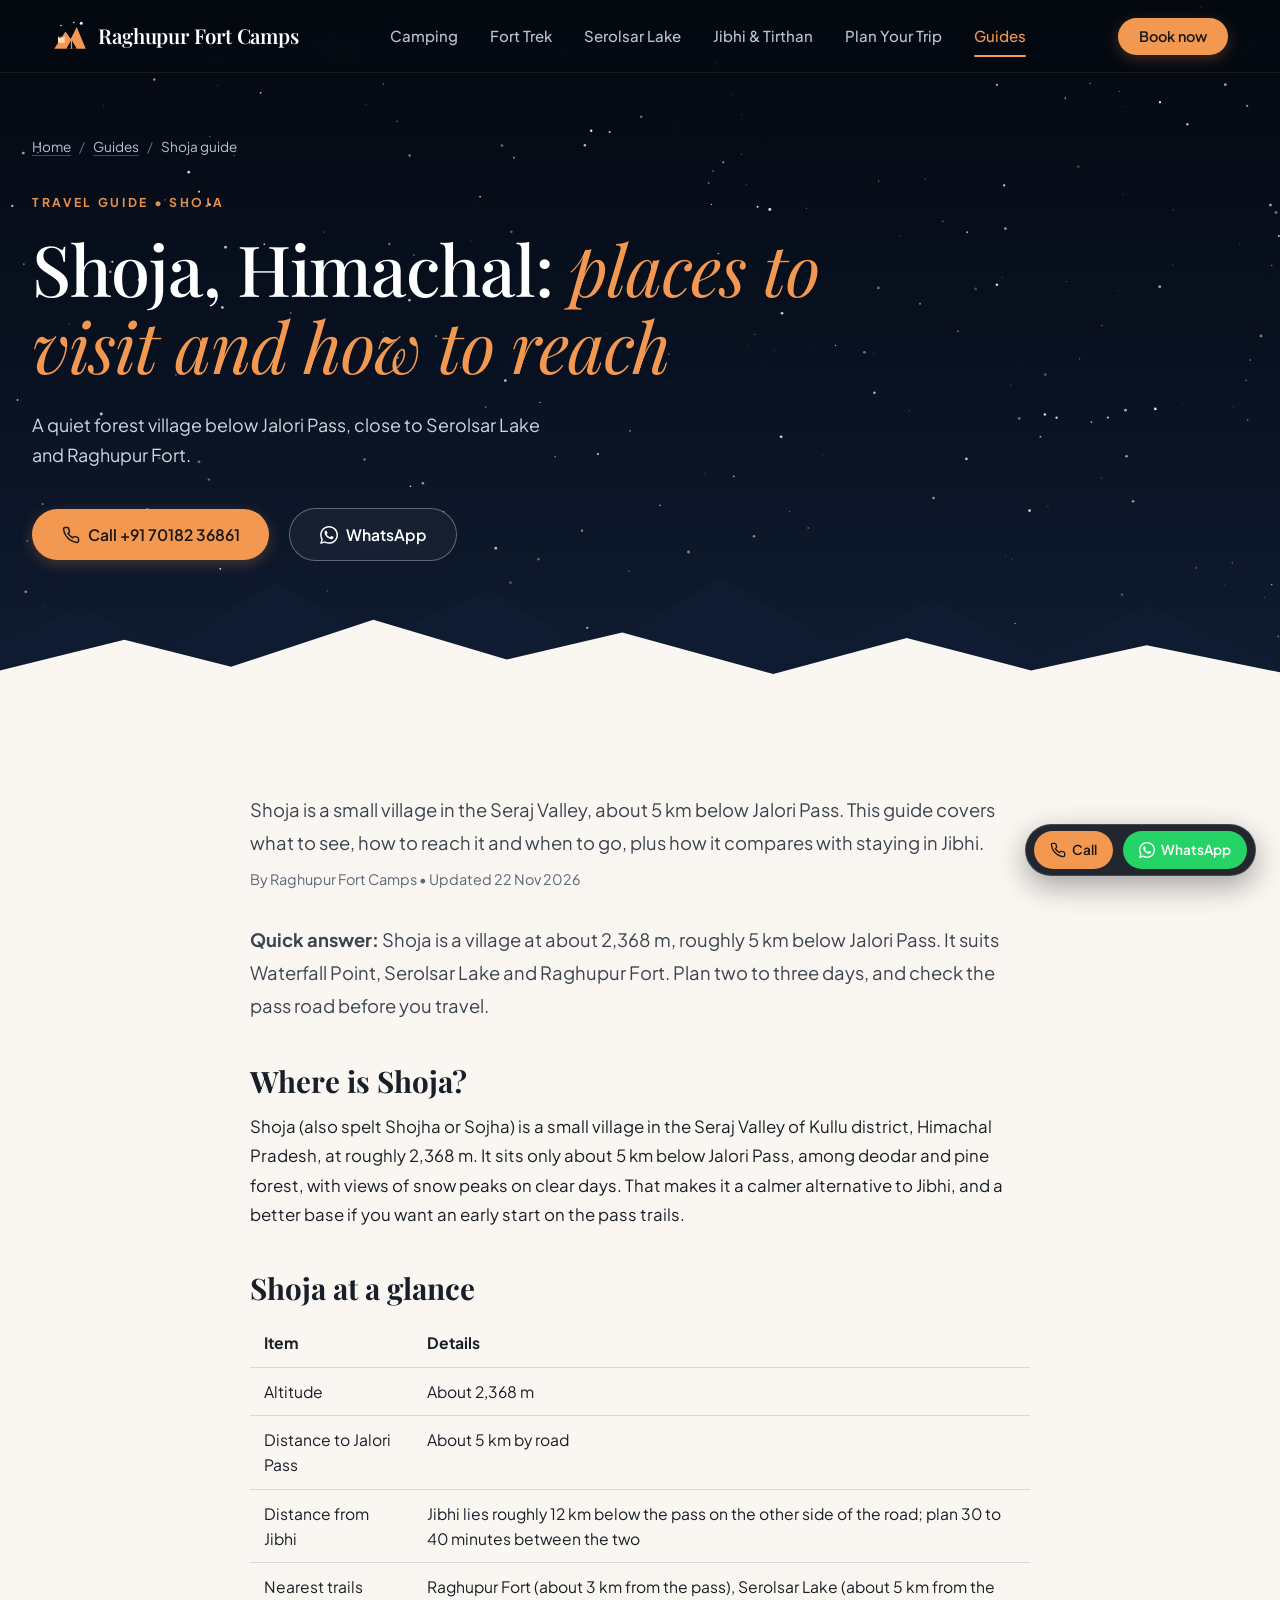
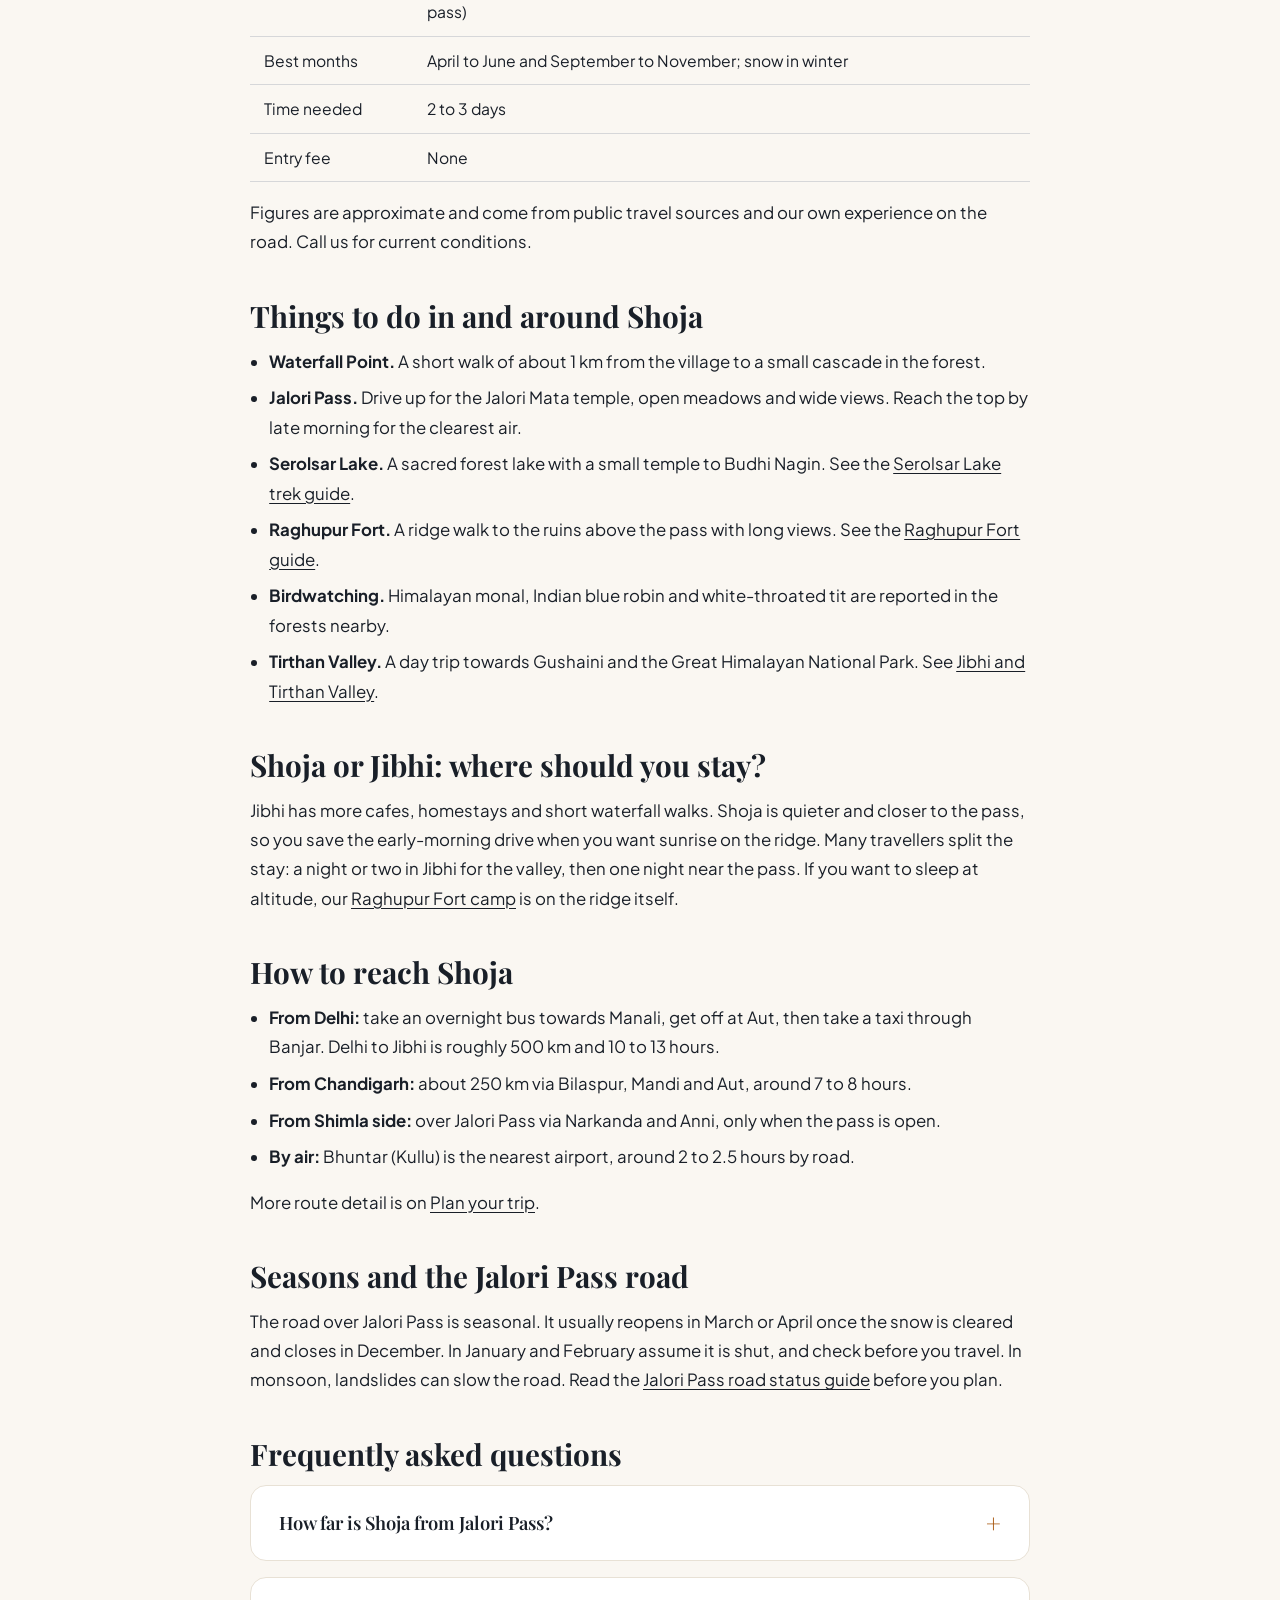
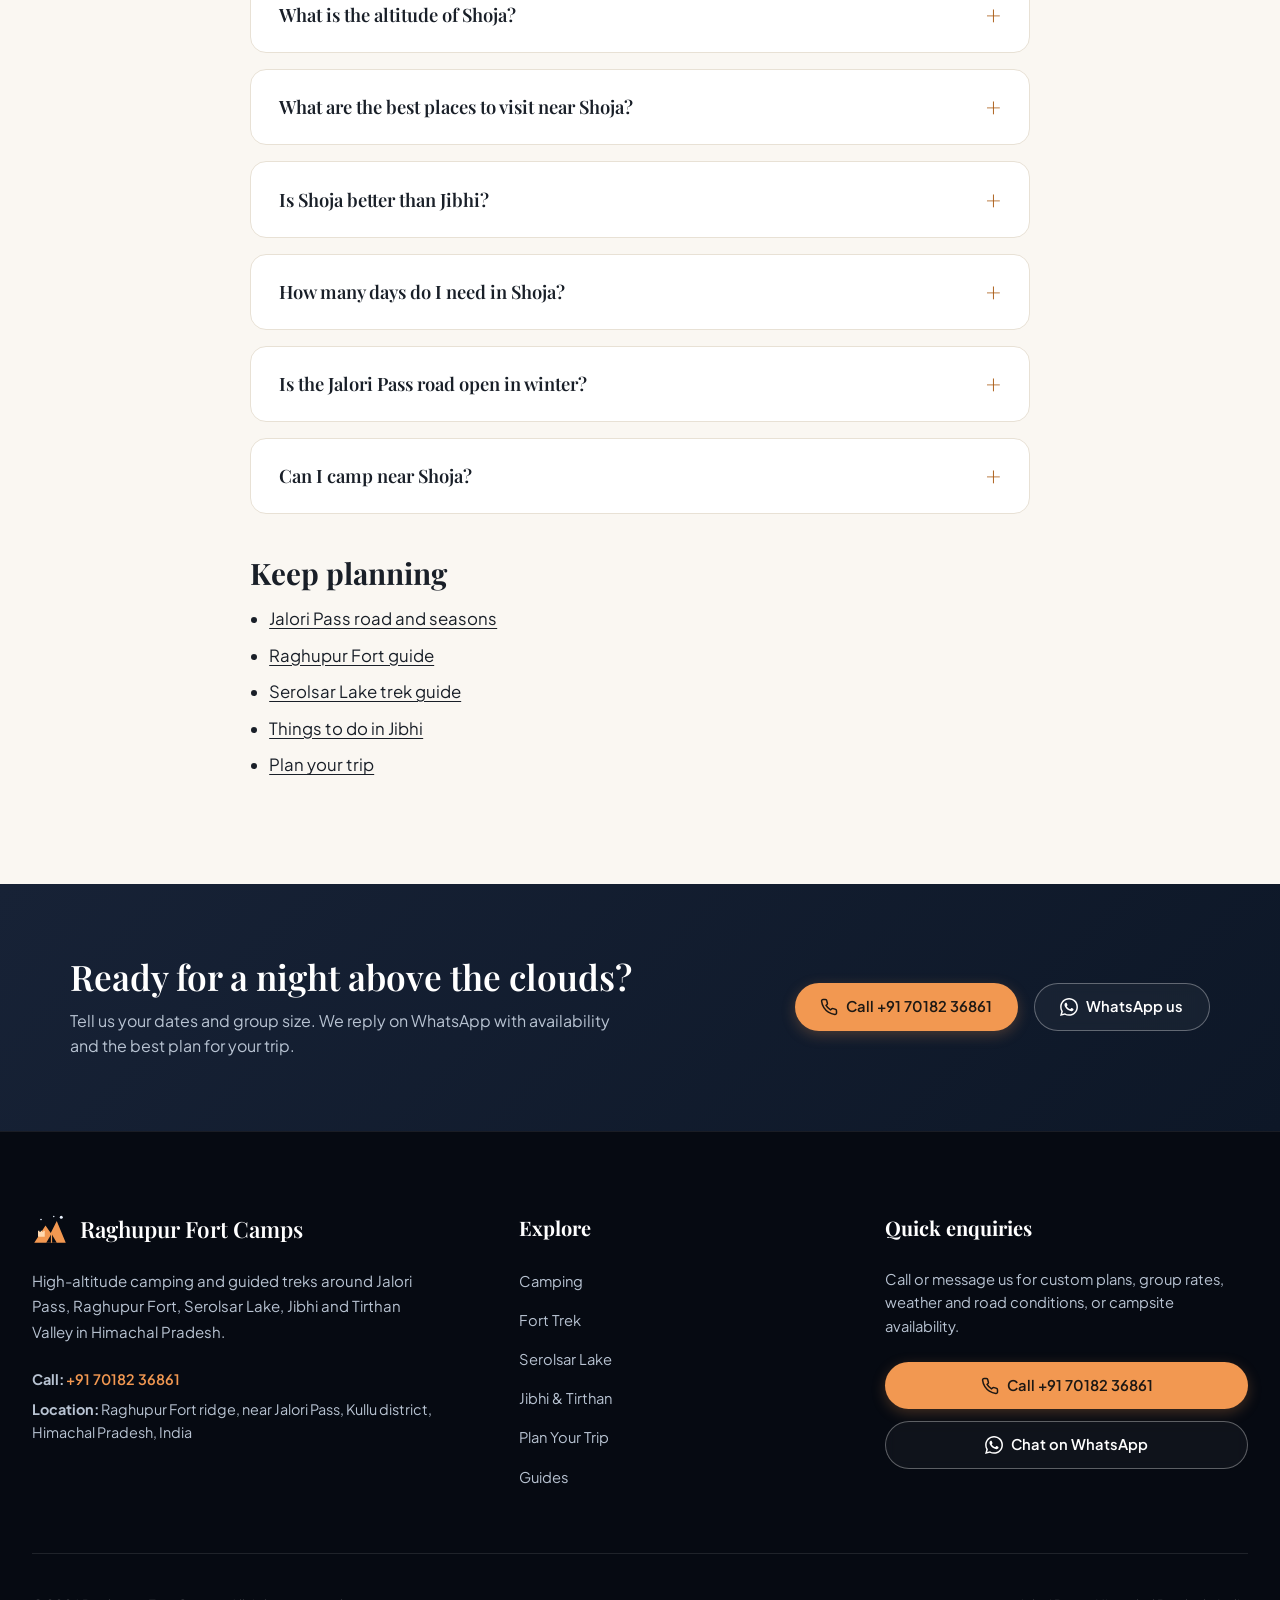
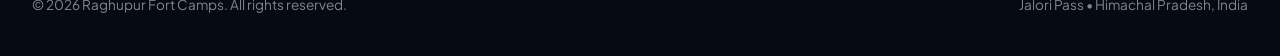
<file: shoja-himachal-guide.html>
<!DOCTYPE html>
<html lang="en">
<head>
<meta charset="UTF-8">
<meta name="viewport" content="width=device-width, initial-scale=1.0">
<title>Shoja, Himachal: Places to Visit &amp; How to Reach (2026 Guide)</title>
<meta name="description" content="Shoja guide: a village about 5 km from Jalori Pass at 2,368 m. Waterfall Point, Serolsar Lake, Raghupur Fort, how to reach, best time and where to stay.">
<meta name="robots" content="index,follow,max-image-preview:large">
<link rel="canonical" href="https://www.raghupurcamps.com/shoja-himachal-guide.html">
<link rel="alternate" hreflang="en-IN" href="https://www.raghupurcamps.com/shoja-himachal-guide.html">
<link rel="alternate" hreflang="x-default" href="https://www.raghupurcamps.com/shoja-himachal-guide.html">
<meta name="geo.region" content="IN-HP">
<meta name="geo.placename" content="Jalori Pass, Kullu, Himachal Pradesh">
<meta name="theme-color" content="#050a12">
<meta property="og:type" content="website">
<meta property="og:site_name" content="Raghupur Fort Camps">
<meta property="og:locale" content="en_IN">
<meta property="og:title" content="Shoja, Himachal: Places to Visit &amp; How to Reach (2026 Guide)">
<meta property="og:description" content="Shoja guide: a village about 5 km from Jalori Pass at 2,368 m. Waterfall Point, Serolsar Lake, Raghupur Fort, how to reach, best time and where to stay.">
<meta property="og:url" content="https://www.raghupurcamps.com/shoja-himachal-guide.html">
<meta property="og:image" content="https://www.raghupurcamps.com/og-image.jpg">
<meta property="og:image:width" content="1200">
<meta property="og:image:height" content="630">
<meta property="og:image:alt" content="Raghupur Fort Camps: Milky Way over the camp ridge near Jalori Pass">
<meta name="twitter:card" content="summary_large_image">
<meta name="twitter:title" content="Shoja, Himachal: Places to Visit &amp; How to Reach (2026 Guide)">
<meta name="twitter:description" content="Shoja guide: a village about 5 km from Jalori Pass at 2,368 m. Waterfall Point, Serolsar Lake, Raghupur Fort, how to reach, best time and where to stay.">
<meta name="twitter:image" content="https://www.raghupurcamps.com/og-image.jpg">
<link rel="icon" href="favicon.svg" type="image/svg+xml">
<link rel="icon" href="logo.png" type="image/png" sizes="512x512">
<link rel="apple-touch-icon" href="apple-touch-icon.png">
<link rel="preconnect" href="https://fonts.googleapis.com">
<link rel="preconnect" href="https://fonts.gstatic.com" crossorigin>
<link href="https://fonts.googleapis.com/css2?family=Playfair+Display:ital,wght@0,500;0,600;0,700;1,400&amp;family=Plus+Jakarta+Sans:wght@400;500;600;700&amp;display=swap" rel="stylesheet">
<link rel="stylesheet" href="styles.css">
<script type="application/ld+json">{"@context": "https://schema.org", "@type": "BreadcrumbList", "itemListElement": [{"@type": "ListItem", "position": 1, "name": "Home", "item": "https://www.raghupurcamps.com/"}, {"@type": "ListItem", "position": 2, "name": "Guides", "item": "https://www.raghupurcamps.com/guides.html"}, {"@type": "ListItem", "position": 3, "name": "Shoja guide", "item": "https://www.raghupurcamps.com/shoja-himachal-guide.html"}]}</script>
<script type="application/ld+json">{"@context": "https://schema.org", "@type": "Article", "headline": "Shoja, Himachal: Places to Visit, How to Reach & Things to Do", "description": "Shoja guide: a village about 5 km from Jalori Pass at 2,368 m. Waterfall Point, Serolsar Lake, Raghupur Fort, how to reach, best time and where to stay.", "datePublished": "2026-11-22", "dateModified": "2026-11-22", "image": "https://www.raghupurcamps.com/images/raghupur-fort-ridge-sunset-view.jpg", "inLanguage": "en-IN", "mainEntityOfPage": "https://www.raghupurcamps.com/shoja-himachal-guide.html", "author": {"@type": "Organization", "name": "Raghupur Fort Camps", "url": "https://www.raghupurcamps.com/"}, "publisher": {"@type": "Organization", "name": "Raghupur Fort Camps", "logo": {"@type": "ImageObject", "url": "https://www.raghupurcamps.com/logo.png"}}}</script>
<script type="application/ld+json">{"@context": "https://schema.org", "@type": "FAQPage", "mainEntity": [{"@type": "Question", "name": "How far is Shoja from Jalori Pass?", "acceptedAnswer": {"@type": "Answer", "text": "Shoja is about 5 km from Jalori Pass by road."}}, {"@type": "Question", "name": "What is the altitude of Shoja?", "acceptedAnswer": {"@type": "Answer", "text": "Shoja is at roughly 2,368 m above sea level."}}, {"@type": "Question", "name": "What are the best places to visit near Shoja?", "acceptedAnswer": {"@type": "Answer", "text": "Waterfall Point, Jalori Pass, Serolsar Lake, Raghupur Fort and Tirthan Valley are the most popular."}}, {"@type": "Question", "name": "Is Shoja better than Jibhi?", "acceptedAnswer": {"@type": "Answer", "text": "Shoja is quieter and closer to the pass, while Jibhi has more cafes and waterfall walks. Many travellers stay in both."}}, {"@type": "Question", "name": "How many days do I need in Shoja?", "acceptedAnswer": {"@type": "Answer", "text": "Two to three days lets you see Waterfall Point, the pass and one trek."}}, {"@type": "Question", "name": "Is the Jalori Pass road open in winter?", "acceptedAnswer": {"@type": "Answer", "text": "Usually not. It is generally closed from about January to March and reopens when the snow is cleared."}}, {"@type": "Question", "name": "Can I camp near Shoja?", "acceptedAnswer": {"@type": "Answer", "text": "Yes. Our Raghupur Fort camp is on the ridge above Jalori Pass, a short trip from Shoja."}}]}</script>
</head>
<body data-page="shoja-himachal-guide.html">
<a class="skip-link" href="#main">Skip to content</a>
<header class="site-header" id="header">
  <div class="header-container">
    <a href="index.html" class="brand-logo" aria-label="Raghupur Fort Camps home"><svg class="brand-icon" viewBox="0 0 48 48" aria-hidden="true"><path d="M3 41 18 18l7 10 8-16 12 29z" fill="#f29851"/><path d="M19 41l7-12 7 12z" fill="#050a12"/><path d="M26 29v12" stroke="#f29851" stroke-width="1.6"/><path d="M8 33V25h2v1.5h1.5V25h2v1.5H15V25h2v8z" fill="#ffd9b0"/><circle cx="39" cy="7" r="2" fill="#eaf3ff"/><circle cx="29" cy="6" r="1" fill="#eaf3ff"/><circle cx="12" cy="10" r="1.1" fill="#eaf3ff"/></svg><span class="brand-name">Raghupur Fort Camps</span></a>
    <nav class="nav-menu" aria-label="Main"><a href="raghupur-fort-camping.html" class="nav-link">Camping</a><a href="raghupur-fort-trek.html" class="nav-link">Fort Trek</a><a href="serolsar-lake-trek.html" class="nav-link">Serolsar Lake</a><a href="jibhi-tirthan-valley.html" class="nav-link">Jibhi &amp; Tirthan</a><a href="plan-your-trip.html" class="nav-link">Plan Your Trip</a><a href="guides.html" class="nav-link" aria-current="page">Guides</a></nav>
    <div class="header-actions">
      <button type="button" class="btn btn-amber pill-btn header-book" data-book="custom">Book now</button>
      <button type="button" class="mobile-toggle" id="mobile-toggle" aria-label="Open menu" aria-expanded="false" aria-controls="mobile-drawer"><span></span><span></span><span></span></button>
    </div>
  </div>
</header>
<div class="drawer-overlay" id="drawer-overlay"></div>
<aside class="mobile-drawer" id="mobile-drawer" aria-label="Menu">
  <div class="drawer-header">
    <span class="brand-logo"><svg class="brand-icon" viewBox="0 0 48 48" aria-hidden="true"><path d="M3 41 18 18l7 10 8-16 12 29z" fill="#f29851"/><path d="M19 41l7-12 7 12z" fill="#050a12"/><path d="M26 29v12" stroke="#f29851" stroke-width="1.6"/><path d="M8 33V25h2v1.5h1.5V25h2v1.5H15V25h2v8z" fill="#ffd9b0"/><circle cx="39" cy="7" r="2" fill="#eaf3ff"/><circle cx="29" cy="6" r="1" fill="#eaf3ff"/><circle cx="12" cy="10" r="1.1" fill="#eaf3ff"/></svg><span>Raghupur Fort Camps</span></span>
    <button type="button" class="close-drawer" id="close-drawer" aria-label="Close menu">&times;</button>
  </div>
  <nav class="drawer-links" aria-label="Mobile"><a href="raghupur-fort-camping.html" class="drawer-link">Camping</a><a href="raghupur-fort-trek.html" class="drawer-link">Fort Trek</a><a href="serolsar-lake-trek.html" class="drawer-link">Serolsar Lake</a><a href="jibhi-tirthan-valley.html" class="drawer-link">Jibhi &amp; Tirthan</a><a href="plan-your-trip.html" class="drawer-link">Plan Your Trip</a><a href="guides.html" class="drawer-link" aria-current="page">Guides</a></nav>
  <div class="drawer-footer">
    <a href="tel:+917018236861" class="btn btn-amber pill-btn full-width"><svg class="btn-icon" viewBox="0 0 24 24" fill="none" stroke="currentColor" stroke-width="2" aria-hidden="true"><path d="M22 16.92v3a2 2 0 0 1-2.18 2 19.79 19.79 0 0 1-8.63-3.07 19.5 19.5 0 0 1-6-6 19.79 19.79 0 0 1-3.07-8.67A2 2 0 0 1 4.11 2h3a2 2 0 0 1 2 1.72 12.84 12.84 0 0 0 .7 2.81 2 2 0 0 1-.45 2.11L8.09 9.91a16 16 0 0 0 6 6l1.27-1.27a2 2 0 0 1 2.11-.45 12.84 12.84 0 0 0 2.81.7A2 2 0 0 1 22 16.92z"/></svg>Call +91 70182 36861</a>
    <a href="https://wa.me/917018236861?text=Hi%2C%20I%20would%20like%20to%20enquire%20about%20Raghupur%20Fort%20Camps%20and%20treks." target="_blank" rel="noopener noreferrer" class="btn btn-outline-white pill-btn full-width"><svg class="btn-icon" viewBox="0 0 24 24" fill="currentColor" aria-hidden="true"><path d="M.057 24l1.687-6.163c-1.041-1.804-1.588-3.849-1.587-5.946.003-6.556 5.338-11.891 11.893-11.891 3.181.001 6.167 1.24 8.413 3.488 2.245 2.248 3.481 5.236 3.48 8.414-.003 6.557-5.338 11.892-11.893 11.892-1.99-.001-3.951-.5-5.688-1.448l-6.305 1.654zm6.597-3.807c1.676.995 3.276 1.591 5.392 1.592 5.448 0 9.886-4.434 9.889-9.885.002-5.462-4.415-9.89-9.881-9.892-5.452 0-9.887 4.434-9.889 9.884-.001 2.225.651 3.891 1.746 5.634l-.999 3.648 3.742-.981zm11.387-5.464c-.074-.124-.272-.198-.57-.347-.297-.149-1.758-.868-2.031-.967-.272-.099-.47-.149-.669.149-.198.297-.768.967-.941 1.165-.173.198-.347.223-.644.074-.297-.149-1.255-.462-2.39-1.475-.883-.788-1.48-1.761-1.653-2.059-.173-.297-.018-.458.13-.606.134-.133.297-.347.446-.521.151-.172.2-.296.3-.495.099-.198.05-.372-.025-.521-.075-.148-.669-1.611-.916-2.206-.242-.579-.487-.501-.669-.51l-.57-.01c-.198 0-.52.074-.792.372s-1.04 1.016-1.04 2.479 1.065 2.876 1.213 3.074c.149.198 2.095 3.2 5.076 4.487.709.306 1.263.489 1.694.626.712.226 1.36.194 1.872.118.571-.085 1.758-.719 2.006-1.413.248-.695.248-1.29.173-1.414z"/></svg>Chat on WhatsApp</a>
  </div>
</aside>
<main id="main">
<section class="hero-section">
  <canvas id="starfield" class="star-canvas" aria-hidden="true"></canvas>
  <svg class="hero-ridge" viewBox="0 0 1440 170" preserveAspectRatio="none" aria-hidden="true">
    <path class="ridge-back" d="M0 170V96l90-36 100 42 120-70 110 62 130-52 120 66 140-80 130 70 110-46 120 60 120-54 150 62v100z"/>
    <path class="ridge-front" d="M0 170v-40l140-34 120 30 160-52 150 44 130-30 170 46 150-40 140 36 130-28 150 30v38z"/>
  </svg>
  <div class="hero-container">
    <nav class="hero-breadcrumbs" aria-label="Breadcrumb"><a href="index.html">Home</a><span class="breadcrumb-separator" aria-hidden="true">/</span><a href="guides.html">Guides</a><span class="breadcrumb-separator" aria-hidden="true">/</span><span class="breadcrumb-current" aria-current="page">Shoja guide</span></nav>
    <p class="hero-kicker">Travel guide &bull; Shoja</p>
    <h1 class="hero-title">Shoja, Himachal: <span class="italic-accent">places to visit and how to reach</span></h1>
    <p class="hero-subtitle">A quiet forest village below Jalori Pass, close to Serolsar Lake and Raghupur Fort.</p>
    <div class="hero-actions"><a href="tel:+917018236861" class="btn btn-amber pill-btn btn-hero"><svg class="btn-icon" viewBox="0 0 24 24" fill="none" stroke="currentColor" stroke-width="2" aria-hidden="true"><path d="M22 16.92v3a2 2 0 0 1-2.18 2 19.79 19.79 0 0 1-8.63-3.07 19.5 19.5 0 0 1-6-6 19.79 19.79 0 0 1-3.07-8.67A2 2 0 0 1 4.11 2h3a2 2 0 0 1 2 1.72 12.84 12.84 0 0 0 .7 2.81 2 2 0 0 1-.45 2.11L8.09 9.91a16 16 0 0 0 6 6l1.27-1.27a2 2 0 0 1 2.11-.45 12.84 12.84 0 0 0 2.81.7A2 2 0 0 1 22 16.92z"/></svg>Call +91 70182 36861</a><a href="https://wa.me/917018236861?text=Hi%2C%20I%20read%20your%20guide%20and%20would%20like%20to%20plan%20a%20trip." target="_blank" rel="noopener noreferrer" class="btn btn-outline-white pill-btn btn-hero"><svg class="btn-icon" viewBox="0 0 24 24" fill="currentColor" aria-hidden="true"><path d="M.057 24l1.687-6.163c-1.041-1.804-1.588-3.849-1.587-5.946.003-6.556 5.338-11.891 11.893-11.891 3.181.001 6.167 1.24 8.413 3.488 2.245 2.248 3.481 5.236 3.48 8.414-.003 6.557-5.338 11.892-11.893 11.892-1.99-.001-3.951-.5-5.688-1.448l-6.305 1.654zm6.597-3.807c1.676.995 3.276 1.591 5.392 1.592 5.448 0 9.886-4.434 9.889-9.885.002-5.462-4.415-9.89-9.881-9.892-5.452 0-9.887 4.434-9.889 9.884-.001 2.225.651 3.891 1.746 5.634l-.999 3.648 3.742-.981zm11.387-5.464c-.074-.124-.272-.198-.57-.347-.297-.149-1.758-.868-2.031-.967-.272-.099-.47-.149-.669.149-.198.297-.768.967-.941 1.165-.173.198-.347.223-.644.074-.297-.149-1.255-.462-2.39-1.475-.883-.788-1.48-1.761-1.653-2.059-.173-.297-.018-.458.13-.606.134-.133.297-.347.446-.521.151-.172.2-.296.3-.495.099-.198.05-.372-.025-.521-.075-.148-.669-1.611-.916-2.206-.242-.579-.487-.501-.669-.51l-.57-.01c-.198 0-.52.074-.792.372s-1.04 1.016-1.04 2.479 1.065 2.876 1.213 3.074c.149.198 2.095 3.2 5.076 4.487.709.306 1.263.489 1.694.626.712.226 1.36.194 1.872.118.571-.085 1.758-.719 2.006-1.413.248-.695.248-1.29.173-1.414z"/></svg>WhatsApp</a></div>
  </div>
</section>
<section class="editorial-section">
  <div class="content-container prose">
    <p class="editorial-lead">Shoja is a small village in the Seraj Valley, about 5 km below Jalori Pass. This guide covers what to see, how to reach it and when to go, plus how it compares with staying in Jibhi.</p>
    <p class="prose-meta">By Raghupur Fort Camps &bull; Updated 22 Nov 2026</p>
    <p class="editorial-lead"><strong>Quick answer:</strong> Shoja is a village at about 2,368 m, roughly 5 km below Jalori Pass. It suits Waterfall Point, Serolsar Lake and Raghupur Fort. Plan two to three days, and check the pass road before you travel.</p>
    <section class="prose-section"><h2>Where is Shoja?</h2><p>Shoja (also spelt Shojha or Sojha) is a small village in the Seraj Valley of Kullu district, Himachal Pradesh, at roughly 2,368 m. It sits only about 5 km below Jalori Pass, among deodar and pine forest, with views of snow peaks on clear days. That makes it a calmer alternative to Jibhi, and a better base if you want an early start on the pass trails.</p></section><section class="prose-section"><h2>Shoja at a glance</h2><div class="table-wrap"><table><thead><tr><th>Item</th><th>Details</th></tr></thead><tbody><tr><td>Altitude</td><td>About 2,368 m</td></tr><tr><td>Distance to Jalori Pass</td><td>About 5 km by road</td></tr><tr><td>Distance from Jibhi</td><td>Jibhi lies roughly 12 km below the pass on the other side of the road; plan 30 to 40 minutes between the two</td></tr><tr><td>Nearest trails</td><td>Raghupur Fort (about 3 km from the pass), Serolsar Lake (about 5 km from the pass)</td></tr><tr><td>Best months</td><td>April to June and September to November; snow in winter</td></tr><tr><td>Time needed</td><td>2 to 3 days</td></tr><tr><td>Entry fee</td><td>None</td></tr></tbody></table></div><p>Figures are approximate and come from public travel sources and our own experience on the road. Call us for current conditions.</p></section><section class="prose-section"><h2>Things to do in and around Shoja</h2><ul><li><strong>Waterfall Point.</strong> A short walk of about 1 km from the village to a small cascade in the forest.</li><li><strong>Jalori Pass.</strong> Drive up for the Jalori Mata temple, open meadows and wide views. Reach the top by late morning for the clearest air.</li><li><strong>Serolsar Lake.</strong> A sacred forest lake with a small temple to Budhi Nagin. See the <a href="serolsar-lake-trek-guide.html">Serolsar Lake trek guide</a>.</li><li><strong>Raghupur Fort.</strong> A ridge walk to the ruins above the pass with long views. See the <a href="raghupur-fort-trek-guide.html">Raghupur Fort guide</a>.</li><li><strong>Birdwatching.</strong> Himalayan monal, Indian blue robin and white-throated tit are reported in the forests nearby.</li><li><strong>Tirthan Valley.</strong> A day trip towards Gushaini and the Great Himalayan National Park. See <a href="jibhi-tirthan-valley.html">Jibhi and Tirthan Valley</a>.</li></ul></section><section class="prose-section"><h2>Shoja or Jibhi: where should you stay?</h2><p>Jibhi has more cafes, homestays and short waterfall walks. Shoja is quieter and closer to the pass, so you save the early-morning drive when you want sunrise on the ridge. Many travellers split the stay: a night or two in Jibhi for the valley, then one night near the pass. If you want to sleep at altitude, our <a href="raghupur-fort-camping.html">Raghupur Fort camp</a> is on the ridge itself.</p></section><section class="prose-section"><h2>How to reach Shoja</h2><ul><li><strong>From Delhi:</strong> take an overnight bus towards Manali, get off at Aut, then take a taxi through Banjar. Delhi to Jibhi is roughly 500 km and 10 to 13 hours.</li><li><strong>From Chandigarh:</strong> about 250 km via Bilaspur, Mandi and Aut, around 7 to 8 hours.</li><li><strong>From Shimla side:</strong> over Jalori Pass via Narkanda and Anni, only when the pass is open.</li><li><strong>By air:</strong> Bhuntar (Kullu) is the nearest airport, around 2 to 2.5 hours by road.</li></ul><p>More route detail is on <a href="plan-your-trip.html">Plan your trip</a>.</p></section><section class="prose-section"><h2>Seasons and the Jalori Pass road</h2><p>The road over Jalori Pass is seasonal. It usually reopens in March or April once the snow is cleared and closes in December. In January and February assume it is shut, and check before you travel. In monsoon, landslides can slow the road. Read the <a href="jalori-pass-road-status-winter-closure.html">Jalori Pass road status guide</a> before you plan.</p></section>
    <section class="prose-section"><h2>Frequently asked questions</h2><div class="faq-list"><details class="faq-item"><summary>How far is Shoja from Jalori Pass?</summary><div class="faq-answer"><p>Shoja is about 5 km from Jalori Pass by road.</p></div></details><details class="faq-item"><summary>What is the altitude of Shoja?</summary><div class="faq-answer"><p>Shoja is at roughly 2,368 m above sea level.</p></div></details><details class="faq-item"><summary>What are the best places to visit near Shoja?</summary><div class="faq-answer"><p>Waterfall Point, Jalori Pass, Serolsar Lake, Raghupur Fort and Tirthan Valley are the most popular.</p></div></details><details class="faq-item"><summary>Is Shoja better than Jibhi?</summary><div class="faq-answer"><p>Shoja is quieter and closer to the pass, while Jibhi has more cafes and waterfall walks. Many travellers stay in both.</p></div></details><details class="faq-item"><summary>How many days do I need in Shoja?</summary><div class="faq-answer"><p>Two to three days lets you see Waterfall Point, the pass and one trek.</p></div></details><details class="faq-item"><summary>Is the Jalori Pass road open in winter?</summary><div class="faq-answer"><p>Usually not. It is generally closed from about January to March and reopens when the snow is cleared.</p></div></details><details class="faq-item"><summary>Can I camp near Shoja?</summary><div class="faq-answer"><p>Yes. Our Raghupur Fort camp is on the ridge above Jalori Pass, a short trip from Shoja.</p></div></details></div></section>
    <section class="prose-section"><h2>Keep planning</h2><ul class="prose-links"><li><a href="jalori-pass-road-status-winter-closure.html">Jalori Pass road and seasons</a></li><li><a href="raghupur-fort-trek-guide.html">Raghupur Fort guide</a></li><li><a href="serolsar-lake-trek-guide.html">Serolsar Lake trek guide</a></li><li><a href="things-to-do-in-jibhi.html">Things to do in Jibhi</a></li><li><a href="plan-your-trip.html">Plan your trip</a></li></ul></section>
  </div>
</section>
<section class="cta-band"><div class="content-container cta-inner"><div><h2>Ready for a night above the clouds?</h2><p>Tell us your dates and group size. We reply on WhatsApp with availability and the best plan for your trip.</p></div><div class="cta-actions"><a href="tel:+917018236861" class="btn btn-amber pill-btn"><svg class="btn-icon" viewBox="0 0 24 24" fill="none" stroke="currentColor" stroke-width="2" aria-hidden="true"><path d="M22 16.92v3a2 2 0 0 1-2.18 2 19.79 19.79 0 0 1-8.63-3.07 19.5 19.5 0 0 1-6-6 19.79 19.79 0 0 1-3.07-8.67A2 2 0 0 1 4.11 2h3a2 2 0 0 1 2 1.72 12.84 12.84 0 0 0 .7 2.81 2 2 0 0 1-.45 2.11L8.09 9.91a16 16 0 0 0 6 6l1.27-1.27a2 2 0 0 1 2.11-.45 12.84 12.84 0 0 0 2.81.7A2 2 0 0 1 22 16.92z"/></svg>Call +91 70182 36861</a><a href="https://wa.me/917018236861?text=Hi%2C%20I%20would%20like%20to%20plan%20a%20trip%20to%20Raghupur%20Fort%20Camps." target="_blank" rel="noopener noreferrer" class="btn btn-outline-white pill-btn"><svg class="btn-icon" viewBox="0 0 24 24" fill="currentColor" aria-hidden="true"><path d="M.057 24l1.687-6.163c-1.041-1.804-1.588-3.849-1.587-5.946.003-6.556 5.338-11.891 11.893-11.891 3.181.001 6.167 1.24 8.413 3.488 2.245 2.248 3.481 5.236 3.48 8.414-.003 6.557-5.338 11.892-11.893 11.892-1.99-.001-3.951-.5-5.688-1.448l-6.305 1.654zm6.597-3.807c1.676.995 3.276 1.591 5.392 1.592 5.448 0 9.886-4.434 9.889-9.885.002-5.462-4.415-9.89-9.881-9.892-5.452 0-9.887 4.434-9.889 9.884-.001 2.225.651 3.891 1.746 5.634l-.999 3.648 3.742-.981zm11.387-5.464c-.074-.124-.272-.198-.57-.347-.297-.149-1.758-.868-2.031-.967-.272-.099-.47-.149-.669.149-.198.297-.768.967-.941 1.165-.173.198-.347.223-.644.074-.297-.149-1.255-.462-2.39-1.475-.883-.788-1.48-1.761-1.653-2.059-.173-.297-.018-.458.13-.606.134-.133.297-.347.446-.521.151-.172.2-.296.3-.495.099-.198.05-.372-.025-.521-.075-.148-.669-1.611-.916-2.206-.242-.579-.487-.501-.669-.51l-.57-.01c-.198 0-.52.074-.792.372s-1.04 1.016-1.04 2.479 1.065 2.876 1.213 3.074c.149.198 2.095 3.2 5.076 4.487.709.306 1.263.489 1.694.626.712.226 1.36.194 1.872.118.571-.085 1.758-.719 2.006-1.413.248-.695.248-1.29.173-1.414z"/></svg>WhatsApp us</a></div></div></section>
</main>
<footer class="site-footer">
  <div class="footer-container">
    <div class="footer-grid">
      <div class="footer-col">
        <div class="footer-brand"><svg class="brand-icon" viewBox="0 0 48 48" aria-hidden="true"><path d="M3 41 18 18l7 10 8-16 12 29z" fill="#f29851"/><path d="M19 41l7-12 7 12z" fill="#050a12"/><path d="M26 29v12" stroke="#f29851" stroke-width="1.6"/><path d="M8 33V25h2v1.5h1.5V25h2v1.5H15V25h2v8z" fill="#ffd9b0"/><circle cx="39" cy="7" r="2" fill="#eaf3ff"/><circle cx="29" cy="6" r="1" fill="#eaf3ff"/><circle cx="12" cy="10" r="1.1" fill="#eaf3ff"/></svg><span>Raghupur Fort Camps</span></div>
        <p class="footer-desc">High-altitude camping and guided treks around Jalori Pass, Raghupur Fort, Serolsar Lake, Jibhi and Tirthan Valley in Himachal Pradesh.</p>
        <div class="footer-contacts">
          <p><strong>Call:</strong> <a href="tel:+917018236861">+91 70182 36861</a></p>
          <p><strong>Location:</strong> Raghupur Fort ridge, near Jalori Pass, Kullu district, Himachal Pradesh, India</p>
        </div>
      </div>
      <div class="footer-col">
        <h2 class="footer-heading">Explore</h2>
        <ul class="footer-links"><li><a href="raghupur-fort-camping.html">Camping</a></li><li><a href="raghupur-fort-trek.html">Fort Trek</a></li><li><a href="serolsar-lake-trek.html">Serolsar Lake</a></li><li><a href="jibhi-tirthan-valley.html">Jibhi &amp; Tirthan</a></li><li><a href="plan-your-trip.html">Plan Your Trip</a></li><li><a href="guides.html">Guides</a></li></ul>
      </div>
      <div class="footer-col">
        <h2 class="footer-heading">Quick enquiries</h2>
        <p class="footer-small">Call or message us for custom plans, group rates, weather and road conditions, or campsite availability.</p>
        <div class="footer-cta-stack">
          <a href="tel:+917018236861" class="btn btn-amber pill-btn full-width"><svg class="btn-icon" viewBox="0 0 24 24" fill="none" stroke="currentColor" stroke-width="2" aria-hidden="true"><path d="M22 16.92v3a2 2 0 0 1-2.18 2 19.79 19.79 0 0 1-8.63-3.07 19.5 19.5 0 0 1-6-6 19.79 19.79 0 0 1-3.07-8.67A2 2 0 0 1 4.11 2h3a2 2 0 0 1 2 1.72 12.84 12.84 0 0 0 .7 2.81 2 2 0 0 1-.45 2.11L8.09 9.91a16 16 0 0 0 6 6l1.27-1.27a2 2 0 0 1 2.11-.45 12.84 12.84 0 0 0 2.81.7A2 2 0 0 1 22 16.92z"/></svg>Call +91 70182 36861</a>
          <a href="https://wa.me/917018236861?text=Hi%2C%20I%20would%20like%20to%20enquire%20about%20camping%20and%20trekking." target="_blank" rel="noopener noreferrer" class="btn btn-outline-white pill-btn full-width"><svg class="btn-icon" viewBox="0 0 24 24" fill="currentColor" aria-hidden="true"><path d="M.057 24l1.687-6.163c-1.041-1.804-1.588-3.849-1.587-5.946.003-6.556 5.338-11.891 11.893-11.891 3.181.001 6.167 1.24 8.413 3.488 2.245 2.248 3.481 5.236 3.48 8.414-.003 6.557-5.338 11.892-11.893 11.892-1.99-.001-3.951-.5-5.688-1.448l-6.305 1.654zm6.597-3.807c1.676.995 3.276 1.591 5.392 1.592 5.448 0 9.886-4.434 9.889-9.885.002-5.462-4.415-9.89-9.881-9.892-5.452 0-9.887 4.434-9.889 9.884-.001 2.225.651 3.891 1.746 5.634l-.999 3.648 3.742-.981zm11.387-5.464c-.074-.124-.272-.198-.57-.347-.297-.149-1.758-.868-2.031-.967-.272-.099-.47-.149-.669.149-.198.297-.768.967-.941 1.165-.173.198-.347.223-.644.074-.297-.149-1.255-.462-2.39-1.475-.883-.788-1.48-1.761-1.653-2.059-.173-.297-.018-.458.13-.606.134-.133.297-.347.446-.521.151-.172.2-.296.3-.495.099-.198.05-.372-.025-.521-.075-.148-.669-1.611-.916-2.206-.242-.579-.487-.501-.669-.51l-.57-.01c-.198 0-.52.074-.792.372s-1.04 1.016-1.04 2.479 1.065 2.876 1.213 3.074c.149.198 2.095 3.2 5.076 4.487.709.306 1.263.489 1.694.626.712.226 1.36.194 1.872.118.571-.085 1.758-.719 2.006-1.413.248-.695.248-1.29.173-1.414z"/></svg>Chat on WhatsApp</a>
        </div>
      </div>
    </div>
    <div class="footer-bottom">
      <p>&copy; 2026 Raghupur Fort Camps. All rights reserved.</p>
      <p>Jalori Pass &bull; Himachal Pradesh, India</p>
    </div>
  </div>
</footer>
<div class="floating-quick-bar">
  <a href="tel:+917018236861" class="quick-btn quick-call"><svg class="btn-icon" viewBox="0 0 24 24" fill="none" stroke="currentColor" stroke-width="2" aria-hidden="true"><path d="M22 16.92v3a2 2 0 0 1-2.18 2 19.79 19.79 0 0 1-8.63-3.07 19.5 19.5 0 0 1-6-6 19.79 19.79 0 0 1-3.07-8.67A2 2 0 0 1 4.11 2h3a2 2 0 0 1 2 1.72 12.84 12.84 0 0 0 .7 2.81 2 2 0 0 1-.45 2.11L8.09 9.91a16 16 0 0 0 6 6l1.27-1.27a2 2 0 0 1 2.11-.45 12.84 12.84 0 0 0 2.81.7A2 2 0 0 1 22 16.92z"/></svg><span>Call</span></a>
  <a href="https://wa.me/917018236861?text=Hi%2C%20I%20am%20interested%20in%20Raghupur%20Fort%20Camps%20and%20treks." target="_blank" rel="noopener noreferrer" class="quick-btn quick-whatsapp"><svg class="btn-icon" viewBox="0 0 24 24" fill="currentColor" aria-hidden="true"><path d="M.057 24l1.687-6.163c-1.041-1.804-1.588-3.849-1.587-5.946.003-6.556 5.338-11.891 11.893-11.891 3.181.001 6.167 1.24 8.413 3.488 2.245 2.248 3.481 5.236 3.48 8.414-.003 6.557-5.338 11.892-11.893 11.892-1.99-.001-3.951-.5-5.688-1.448l-6.305 1.654zm6.597-3.807c1.676.995 3.276 1.591 5.392 1.592 5.448 0 9.886-4.434 9.889-9.885.002-5.462-4.415-9.89-9.881-9.892-5.452 0-9.887 4.434-9.889 9.884-.001 2.225.651 3.891 1.746 5.634l-.999 3.648 3.742-.981zm11.387-5.464c-.074-.124-.272-.198-.57-.347-.297-.149-1.758-.868-2.031-.967-.272-.099-.47-.149-.669.149-.198.297-.768.967-.941 1.165-.173.198-.347.223-.644.074-.297-.149-1.255-.462-2.39-1.475-.883-.788-1.48-1.761-1.653-2.059-.173-.297-.018-.458.13-.606.134-.133.297-.347.446-.521.151-.172.2-.296.3-.495.099-.198.05-.372-.025-.521-.075-.148-.669-1.611-.916-2.206-.242-.579-.487-.501-.669-.51l-.57-.01c-.198 0-.52.074-.792.372s-1.04 1.016-1.04 2.479 1.065 2.876 1.213 3.074c.149.198 2.095 3.2 5.076 4.487.709.306 1.263.489 1.694.626.712.226 1.36.194 1.872.118.571-.085 1.758-.719 2.006-1.413.248-.695.248-1.29.173-1.414z"/></svg><span>WhatsApp</span></a>
</div>
<dialog id="booking-dialog" class="booking-dialog" aria-labelledby="booking-title">
  <button type="button" class="modal-close" data-close-dialog aria-label="Close booking form">&times;</button>
  <div class="modal-header">
    <span class="modal-kicker">Booking enquiry</span>
    <h2 class="modal-title" id="booking-title">Book your Himalayan experience</h2>
    <p class="modal-desc">Send your details and we will confirm availability on WhatsApp.</p>
  </div>
  <form id="booking-form">
    <div class="form-group">
      <label for="form-package">Experience</label>
      <select id="form-package" name="package" class="form-control" required><option value="serolsar-day">Serolsar Lake guided day trek</option><option value="serolsar-combo">Serolsar + Raghupur Fort camp (2D / 1N)</option><option value="camp-standard">Camping: standard alpine dome tent</option><option value="camp-luxury">Camping: luxury meadow tent</option><option value="camp-astro">Camping: astrophile private setup</option><option value="fort-trek">Raghupur Fort trek with guide</option><option value="circuit">Full Seraj Valley circuit (3D / 2N)</option><option value="jibhi">Jibhi &amp; Tirthan Valley trip</option><option value="custom">Custom group / general enquiry</option></select>
    </div>
    <div class="form-row">
      <div class="form-group">
        <label for="form-name">Your name</label>
        <input type="text" id="form-name" name="name" class="form-control" placeholder="e.g. Rahul Sharma" autocomplete="name" required>
      </div>
      <div class="form-group">
        <label for="form-phone">Phone / WhatsApp</label>
        <input type="tel" id="form-phone" name="phone" class="form-control" placeholder="+91 XXXXX XXXXX" autocomplete="tel" inputmode="tel" pattern="[0-9+\s\-]{8,16}" title="Enter a valid phone number" required>
      </div>
    </div>
    <div class="form-row">
      <div class="form-group">
        <label for="form-date">Travel date</label>
        <input type="date" id="form-date" name="date" class="form-control" required>
      </div>
      <div class="form-group">
        <label for="form-guests">Guests</label>
        <select id="form-guests" name="guests" class="form-control">
          <option value="1">1 person</option>
          <option value="2" selected>2 people</option>
          <option value="3-5">3 to 5 people</option>
          <option value="6-10">6 to 10 people</option>
          <option value="10+">More than 10</option>
        </select>
      </div>
    </div>
    <div class="form-group">
      <label for="form-notes">Questions or requests <span class="optional">(optional)</span></label>
      <textarea id="form-notes" name="notes" class="form-control" rows="2" placeholder="Pickup from Aut or Bhuntar, food preferences, etc."></textarea>
    </div>
    <div class="modal-actions">
      <button type="submit" class="btn btn-amber pill-btn full-width">Send enquiry on WhatsApp</button>
      <a href="tel:+917018236861" class="btn btn-outline-dark pill-btn full-width">Or call +91 70182 36861</a>
    </div>
  </form>
</dialog>
<script src="app.js" defer></script>
</body>
</html>
</file>
<file: styles.css>
/* ==========================================================================
   RAGHUPUR FORT CAMPS & TREKS - DESIGN SYSTEM
   Editorial mountain aesthetic with a starry night hero
   ========================================================================== */

:root {
  --night-deep: #050a12;
  --night-mid: #0b1424;
  --night-light: #132038;
  
  --amber-primary: #f29851;
  --amber-hover: #e08339;
  --amber-light: #fef4ec;
  --amber-text: #1d1814;
  
  --cream-bg: #faf7f2;
  --cream-surface: #ffffff;
  --cream-card: #f5f0e6;
  --cream-border: #e8e1d5;
  
  --text-dark: #191f28;
  --text-body: #444c57;
  --text-muted: #5b6676;
  --text-white: #ffffff;
  --text-white-dim: #b8c3d2;
  --amber-ink: #a8570f;
  
  --font-serif: 'Playfair Display', Georgia, serif;
  --font-sans: 'Plus Jakarta Sans', system-ui, -apple-system, sans-serif;
  
  --transition: all 0.28s cubic-bezier(0.16, 1, 0.3, 1);
  --shadow-sm: 0 2px 8px rgba(0, 0, 0, 0.04);
  --shadow-md: 0 8px 24px rgba(0, 0, 0, 0.08);
  --shadow-lg: 0 16px 40px rgba(0, 0, 0, 0.12);
  --radius-pill: 9999px;
  --radius-card: 16px;
}

/* Reset & Global */
*, *::before, *::after {
  box-sizing: border-box;
  margin: 0;
  padding: 0;
}

html {
  scroll-padding-top: 90px;
  scroll-behavior: smooth;
  font-size: 16px;
}

body {
  font-family: var(--font-sans);
  background-color: var(--cream-bg);
  color: var(--text-body);
  line-height: 1.6;
  overflow-x: hidden;
  -webkit-font-smoothing: antialiased;
}

a {
  color: inherit;
  text-decoration: none;
}

img {
  max-width: 100%;
  height: auto;
  display: block;
}

button {
  font-family: inherit;
  cursor: pointer;
  border: none;
  background: none;
}

/* ==========================================================================
   NAVIGATION BAR
   ========================================================================== */
.site-header {
  position: fixed;
  top: 0;
  left: 0;
  right: 0;
  z-index: 100;
  background: rgba(5, 10, 18, 0.7);
  backdrop-filter: blur(12px);
  -webkit-backdrop-filter: blur(12px);
  border-bottom: 1px solid rgba(255, 255, 255, 0.07);
  transition: var(--transition);
}

.site-header.scrolled {
  background: rgba(5, 10, 18, 0.95);
  box-shadow: 0 4px 20px rgba(0, 0, 0, 0.3);
}

.header-container {
  max-width: 1240px;
  margin: 0 auto;
  padding: 1.1rem 2rem;
  display: flex;
  align-items: center;
  justify-content: space-between;
}

.brand-logo {
  display: flex;
  align-items: center;
  gap: 0.65rem;
  color: var(--text-white);
  font-family: var(--font-serif);
  font-size: 1.28rem;
  font-weight: 600;
  letter-spacing: -0.01em;
  transition: var(--transition);
}

.brand-icon {
  width: 36px;
  height: 36px;
  flex: none;
}

.brand-name {
  color: var(--text-white);
}

.nav-menu {
  display: flex;
  align-items: center;
  gap: 2rem;
}

.nav-link {
  color: var(--text-white-dim);
  font-size: 0.94rem;
  font-weight: 500;
  transition: var(--transition);
  position: relative;
  padding: 0.3rem 0;
}

.nav-link:hover {
  color: var(--text-white);
}

.nav-link.active {
  color: var(--amber-primary);
}

.nav-link.active::after {
  content: '';
  position: absolute;
  bottom: -4px;
  left: 0;
  right: 0;
  height: 2px;
  background: var(--amber-primary);
  border-radius: 2px;
}

.header-actions {
  display: flex;
  align-items: center;
  gap: 1rem;
}

/* ==========================================================================
   BUTTONS
   ========================================================================== */
.btn {
  display: inline-flex;
  align-items: center;
  justify-content: center;
  gap: 0.5rem;
  font-size: 0.92rem;
  font-weight: 600;
  padding: 0.72rem 1.6rem;
  border-radius: var(--radius-pill);
  transition: var(--transition);
  text-decoration: none;
  cursor: pointer;
  text-align: center;
}

.pill-btn {
  border-radius: var(--radius-pill);
}

.btn-amber {
  background-color: var(--amber-primary);
  color: var(--amber-text);
  box-shadow: 0 4px 14px rgba(242, 152, 81, 0.25);
}

.btn-amber:hover {
  background-color: var(--amber-hover);
  transform: translateY(-1px);
  box-shadow: 0 6px 18px rgba(242, 152, 81, 0.35);
}

.btn-outline-white {
  background: rgba(255, 255, 255, 0.04);
  color: var(--text-white);
  border: 1px solid rgba(255, 255, 255, 0.32);
  backdrop-filter: blur(6px);
}

.btn-outline-white:hover {
  background: rgba(255, 255, 255, 0.12);
  border-color: rgba(255, 255, 255, 0.6);
  transform: translateY(-1px);
}

.btn-outline-dark {
  background: transparent;
  color: var(--text-dark);
  border: 1px solid var(--cream-border);
}

.btn-outline-dark:hover {
  background: var(--cream-card);
  border-color: var(--text-muted);
}

.btn-dark {
  background: var(--text-dark);
  color: var(--text-white);
}

.btn-dark:hover {
  background: #2a3340;
  transform: translateY(-1px);
}

.btn-hero {
  padding: 0.82rem 1.85rem;
  font-size: 0.98rem;
}

.btn-icon {
  width: 18px;
  height: 18px;
}

.full-width {
  width: 100%;
}

/* Mobile Toggle */
.mobile-toggle {
  display: none;
  flex-direction: column;
  gap: 5px;
  width: 32px;
  padding: 4px;
}

.mobile-toggle span {
  display: block;
  height: 2px;
  background-color: var(--text-white);
  border-radius: 2px;
  transition: var(--transition);
}

/* ==========================================================================
   MOBILE DRAWER
   ========================================================================== */
.mobile-drawer {
  position: fixed;
  top: 0;
  right: -100%;
  width: 320px;
  max-width: 85%;
  height: 100vh;
  background: var(--night-mid);
  z-index: 200;
  padding: 2rem 1.5rem;
  display: flex;
  flex-direction: column;
  box-shadow: -10px 0 30px rgba(0, 0, 0, 0.5);
  transition: right 0.35s cubic-bezier(0.16, 1, 0.3, 1);
}

.mobile-drawer.open {
  right: 0;
}

.drawer-header {
  display: flex;
  align-items: center;
  justify-content: space-between;
  padding-bottom: 1.5rem;
  border-bottom: 1px solid rgba(255, 255, 255, 0.1);
}

.close-drawer {
  font-size: 2rem;
  color: var(--text-white);
  line-height: 1;
}

.drawer-links {
  display: flex;
  flex-direction: column;
  gap: 1.25rem;
  padding: 2rem 0;
}

.drawer-link {
  color: var(--text-white-dim);
  font-size: 1.1rem;
  font-weight: 500;
  transition: var(--transition);
}

.drawer-link.active, .drawer-link:hover {
  color: var(--amber-primary);
}

.drawer-footer {
  margin-top: auto;
  display: flex;
  flex-direction: column;
  gap: 0.75rem;
}

/* ==========================================================================
   HERO SECTIONS (NIGHT SKY & STARS CANVAS)
   ========================================================================== */
.hero-section {
  position: relative;
  min-height: 82vh;
  background: linear-gradient(180deg, #040810 0%, #091222 55%, #101c32 100%);
  display: flex;
  align-items: center;
  padding: 8.5rem 2rem 9rem;
  color: var(--text-white);
  overflow: hidden;
}

.star-canvas {
  position: absolute;
  top: 0;
  left: 0;
  width: 100%;
  height: 100%;
  pointer-events: none;
  z-index: 1;
}

.hero-container {
  position: relative;
  z-index: 3;
  max-width: 1240px;
  margin: 0 auto;
  width: 100%;
}

.hero-breadcrumbs {
  display: flex;
  align-items: center;
  gap: 0.5rem;
  font-size: 0.85rem;
  color: var(--text-white-dim);
  margin-bottom: 2.2rem;
}

.hero-breadcrumbs a:hover {
  color: var(--text-white);
}

.breadcrumb-separator {
  opacity: 0.5;
}

.breadcrumb-current {
  color: rgba(255, 255, 255, 0.75);
}

.hero-kicker {
  font-size: 0.76rem;
  font-weight: 700;
  letter-spacing: 0.22em;
  text-transform: uppercase;
  color: rgba(242, 152, 81, 0.95);
  margin-bottom: 1.1rem;
}

.hero-title {
  font-family: var(--font-serif);
  font-size: 4.4rem;
  font-weight: 500;
  line-height: 1.1;
  letter-spacing: -0.015em;
  color: #ffffff;
  margin-bottom: 1.6rem;
  max-width: 820px;
}

.hero-title .italic-accent {
  font-style: italic;
  font-weight: 400;
  color: var(--amber-primary);
}

.hero-subtitle {
  font-size: 1.12rem;
  color: rgba(235, 240, 248, 0.88);
  max-width: 540px;
  line-height: 1.65;
  margin-bottom: 2.4rem;
}

.hero-actions {
  display: flex;
  align-items: center;
  gap: 1.25rem;
  flex-wrap: wrap;
}

/* ==========================================================================
   EDITORIAL SECTION (WARM CREAM LINEN)
   ========================================================================== */
.editorial-section {
  background-color: var(--cream-bg);
  padding: 5.5rem 2rem;
  color: var(--text-dark);
}

.content-container {
  max-width: 1140px;
  margin: 0 auto;
}

.editorial-header {
  max-width: 840px;
  margin-bottom: 4rem;
}

.editorial-title {
  font-family: var(--font-serif);
  font-size: 2.85rem;
  font-weight: 600;
  color: var(--text-dark);
  line-height: 1.2;
  margin-bottom: 1.6rem;
  letter-spacing: -0.01em;
}

.editorial-lead {
  font-size: 1.15rem;
  line-height: 1.8;
  color: #3b4450;
  font-weight: 400;
}

/* Section Headings */
.section-tag {
  display: inline-block;
  font-size: 0.74rem;
  font-weight: 700;
  letter-spacing: 0.18em;
  text-transform: uppercase;
  color: var(--amber-hover);
  margin-bottom: 0.7rem;
}

.section-heading {
  font-family: var(--font-serif);
  font-size: 2.25rem;
  font-weight: 600;
  color: var(--text-dark);
  line-height: 1.25;
  margin-bottom: 1rem;
}

.section-description {
  font-size: 1.05rem;
  color: var(--text-muted);
  max-width: 640px;
  margin: 0 auto;
}

.center-header {
  text-align: center;
  margin-bottom: 3.5rem;
}

/* ==========================================================================
   STATS ROW / BENTO GRID
   ========================================================================== */
.stats-row {
  display: grid;
  grid-template-columns: repeat(4, 1fr);
  gap: 1.5rem;
  margin-bottom: 4.5rem;
}

.stat-card {
  background: var(--cream-surface);
  border: 1px solid var(--cream-border);
  padding: 2rem 1.75rem;
  border-radius: var(--radius-card);
  box-shadow: var(--shadow-sm);
  transition: var(--transition);
  display: flex;
  flex-direction: column;
}

.stat-card:hover {
  transform: translateY(-4px);
  box-shadow: var(--shadow-md);
  border-color: rgba(242, 152, 81, 0.4);
}

.stat-num {
  font-family: var(--font-serif);
  font-size: 2.4rem;
  font-weight: 700;
  color: var(--text-dark);
  line-height: 1.1;
  margin-bottom: 0.4rem;
}

.stat-label {
  font-size: 0.96rem;
  font-weight: 600;
  color: var(--amber-hover);
  margin-bottom: 0.25rem;
}

.stat-note {
  font-size: 0.82rem;
  color: var(--text-muted);
}

/* ==========================================================================
   STORY & FOLKLORE SPLIT SECTION
   ========================================================================== */
.story-grid {
  display: grid;
  grid-template-columns: 1.15fr 0.85fr;
  gap: 4rem;
  align-items: center;
  margin-bottom: 5.5rem;
}

.story-content {
  display: flex;
  flex-direction: column;
  gap: 1.25rem;
}

.story-heading {
  font-family: var(--font-serif);
  font-size: 2.1rem;
  font-weight: 600;
  color: var(--text-dark);
  line-height: 1.25;
}

.story-content p {
  font-size: 1.05rem;
  line-height: 1.75;
  color: #424a56;
}

.highlight-quote {
  border-left: 3px solid var(--amber-primary);
  padding-left: 1.5rem;
  margin-top: 0.8rem;
}

.highlight-quote p {
  font-family: var(--font-serif);
  font-style: italic;
  font-size: 1.15rem;
  color: var(--text-dark);
  line-height: 1.6;
}

.media-frame {
  position: relative;
  border-radius: 20px;
  overflow: hidden;
  box-shadow: var(--shadow-lg);
}

.media-img {
  width: 100%;
  height: 480px;
  object-fit: cover;
  transition: transform 0.6s ease;
}

.media-frame:hover .media-img {
  transform: scale(1.03);
}

.media-caption {
  position: absolute;
  bottom: 0;
  left: 0;
  right: 0;
  padding: 1.25rem 1.5rem;
  background: linear-gradient(to top, rgba(0, 0, 0, 0.8), transparent);
  color: var(--text-white);
  display: flex;
  align-items: center;
  justify-content: space-between;
  font-size: 0.9rem;
}

.badge {
  background: rgba(242, 152, 81, 0.9);
  color: #1a1510;
  font-size: 0.75rem;
  font-weight: 700;
  padding: 0.25rem 0.65rem;
  border-radius: var(--radius-pill);
}

/* ==========================================================================
   TRAIL TIMELINE
   ========================================================================== */
.trail-experience {
  margin-bottom: 5.5rem;
}

.timeline-trail {
  display: grid;
  grid-template-columns: repeat(4, 1fr);
  gap: 1.5rem;
  position: relative;
}

.trail-step {
  display: flex;
  flex-direction: column;
}

.step-marker {
  font-family: var(--font-serif);
  font-size: 1.6rem;
  font-weight: 700;
  color: var(--amber-primary);
  margin-bottom: 1rem;
  display: flex;
  align-items: center;
  gap: 0.5rem;
}

.step-marker::after {
  content: '';
  flex: 1;
  height: 1px;
  background: var(--cream-border);
}

.trail-step:last-child .step-marker::after {
  display: none;
}

.step-card {
  background: var(--cream-surface);
  border: 1px solid var(--cream-border);
  border-radius: var(--radius-card);
  padding: 1.5rem;
  height: 100%;
  box-shadow: var(--shadow-sm);
}

.step-card h4 {
  font-family: var(--font-serif);
  font-size: 1.15rem;
  color: var(--text-dark);
  margin-bottom: 0.65rem;
}

.step-card p {
  font-size: 0.92rem;
  color: var(--text-body);
  line-height: 1.6;
}

/* ==========================================================================
   BANNER BOX
   ========================================================================== */
.banner-box {
  background: linear-gradient(135deg, #172236 0%, #0d1727 100%);
  color: var(--text-white);
  border-radius: 20px;
  padding: 3rem;
  display: flex;
  align-items: center;
  justify-content: space-between;
  gap: 2.5rem;
  margin-bottom: 5.5rem;
  box-shadow: var(--shadow-md);
}

.banner-kicker {
  display: inline-block;
  font-size: 0.72rem;
  font-weight: 700;
  letter-spacing: 0.2em;
  color: var(--amber-primary);
  margin-bottom: 0.6rem;
}

.banner-text h3 {
  font-family: var(--font-serif);
  font-size: 2rem;
  font-weight: 600;
  margin-bottom: 0.8rem;
  line-height: 1.25;
}

.banner-text p {
  font-size: 1.05rem;
  color: var(--text-white-dim);
  max-width: 620px;
  line-height: 1.6;
}

.banner-action {
  display: flex;
  flex-direction: column;
  gap: 0.75rem;
  min-width: 220px;
}

/* ==========================================================================
   PACKAGES GRID
   ========================================================================== */
.packages-section {
  margin-bottom: 5.5rem;
}

.packages-grid {
  display: grid;
  grid-template-columns: repeat(3, 1fr);
  gap: 2rem;
  align-items: stretch;
}

.package-card {
  background: var(--cream-surface);
  border: 1px solid var(--cream-border);
  border-radius: 20px;
  padding: 2.5rem 2rem;
  display: flex;
  flex-direction: column;
  box-shadow: var(--shadow-sm);
  transition: var(--transition);
  position: relative;
}

.package-card:hover {
  transform: translateY(-6px);
  box-shadow: var(--shadow-lg);
}

.package-card.featured {
  border-color: var(--amber-primary);
  box-shadow: 0 12px 32px rgba(242, 152, 81, 0.15);
}

.featured-ribbon {
  position: absolute;
  top: -12px;
  right: 24px;
  background: var(--amber-primary);
  color: #1a1510;
  font-size: 0.75rem;
  font-weight: 700;
  padding: 0.35rem 0.85rem;
  border-radius: var(--radius-pill);
  text-transform: uppercase;
  letter-spacing: 0.08em;
}

.card-badge {
  font-size: 0.78rem;
  font-weight: 600;
  color: var(--amber-hover);
  text-transform: uppercase;
  letter-spacing: 0.1em;
  margin-bottom: 0.6rem;
}

.package-title {
  font-family: var(--font-serif);
  font-size: 1.55rem;
  font-weight: 600;
  color: var(--text-dark);
  line-height: 1.3;
  margin-bottom: 0.8rem;
}

.package-subtitle {
  font-size: 0.92rem;
  color: var(--text-muted);
  line-height: 1.55;
  margin-bottom: 1.5rem;
}

.package-price {
  font-family: var(--font-serif);
  font-size: 2.2rem;
  font-weight: 700;
  color: var(--text-dark);
  margin-bottom: 1.8rem;
  padding-bottom: 1.5rem;
  border-bottom: 1px solid var(--cream-border);
}

.package-price span {
  font-family: var(--font-sans);
  font-size: 0.85rem;
  font-weight: 500;
  color: var(--text-muted);
}

.package-features {
  list-style: none;
  display: flex;
  flex-direction: column;
  gap: 0.85rem;
  margin-bottom: 2rem;
  flex-grow: 1;
}

.package-features li {
  font-size: 0.94rem;
  color: var(--text-body);
  display: flex;
  align-items: flex-start;
  gap: 0.6rem;
}

.package-features li::before {
  content: '✓';
  color: var(--amber-hover);
  font-weight: 700;
}

/* ==========================================================================
   GUIDELINES BOX
   ========================================================================== */
.guidelines-box {
  background: var(--cream-card);
  border: 1px solid var(--cream-border);
  border-radius: 20px;
  padding: 2.5rem;
}

.guidelines-box h4 {
  font-family: var(--font-serif);
  font-size: 1.45rem;
  color: var(--text-dark);
  margin-bottom: 1.5rem;
  display: flex;
  align-items: center;
  gap: 0.65rem;
}

.icon-inline {
  width: 22px;
  height: 22px;
  color: var(--amber-hover);
}

.guidelines-grid {
  display: grid;
  grid-template-columns: repeat(3, 1fr);
  gap: 2rem;
}

.guide-item strong {
  display: block;
  font-size: 1rem;
  color: var(--text-dark);
  margin-bottom: 0.4rem;
}

.guide-item p {
  font-size: 0.92rem;
  color: var(--text-body);
  line-height: 1.6;
}

/* ==========================================================================
   CAMPING & VALLEY GRIDS
   ========================================================================== */
.camps-features-grid, .valley-places-grid, .route-cards-grid, .seasons-grid {
  display: grid;
  grid-template-columns: repeat(4, 1fr);
  gap: 1.5rem;
  margin-bottom: 4.5rem;
}

.valley-places-grid, .route-cards-grid {
  grid-template-columns: repeat(3, 1fr);
}

.feature-card, .season-card, .route-card {
  background: var(--cream-surface);
  border: 1px solid var(--cream-border);
  border-radius: var(--radius-card);
  padding: 2rem 1.75rem;
  box-shadow: var(--shadow-sm);
  transition: var(--transition);
}

.feature-card:hover, .season-card:hover, .route-card:hover {
  transform: translateY(-4px);
  box-shadow: var(--shadow-md);
}

.feature-icon {
  font-size: 2.2rem;
  margin-bottom: 1rem;
}

.feature-card h4, .route-card h4, .season-card h4 {
  font-family: var(--font-serif);
  font-size: 1.25rem;
  color: var(--text-dark);
  margin-bottom: 0.6rem;
}

.feature-card p, .route-card p, .season-card p {
  font-size: 0.92rem;
  color: var(--text-body);
  line-height: 1.6;
}

.place-card {
  background: var(--cream-surface);
  border: 1px solid var(--cream-border);
  border-radius: 20px;
  overflow: hidden;
  box-shadow: var(--shadow-sm);
  transition: var(--transition);
}

.place-card:hover {
  transform: translateY(-5px);
  box-shadow: var(--shadow-lg);
}

.place-img {
  width: 100%;
  height: 240px;
  object-fit: cover;
}

.place-body {
  padding: 1.75rem;
}

.place-tag {
  font-size: 0.72rem;
  font-weight: 700;
  letter-spacing: 0.14em;
  color: var(--amber-hover);
  text-transform: uppercase;
  display: block;
  margin-bottom: 0.5rem;
}

.place-body h4 {
  font-family: var(--font-serif);
  font-size: 1.4rem;
  color: var(--text-dark);
  margin-bottom: 0.6rem;
}

.place-body p {
  font-size: 0.92rem;
  color: var(--text-body);
  line-height: 1.6;
}

.route-badge {
  display: inline-block;
  font-size: 0.74rem;
  font-weight: 600;
  color: var(--amber-hover);
  text-transform: uppercase;
  letter-spacing: 0.1em;
  margin-bottom: 0.4rem;
}

.route-sub {
  margin-top: 0.75rem;
  font-size: 0.85rem;
  color: var(--text-muted);
}

.season-temp {
  font-size: 1.15rem;
  font-weight: 700;
  color: var(--amber-hover);
  margin-bottom: 0.5rem;
}

/* ==========================================================================
   FAQ ACCORDION
   ========================================================================== */
.faq-container {
  max-width: 820px;
  margin: 0 auto;
}

.accordion {
  display: flex;
  flex-direction: column;
  gap: 1rem;
}

.accordion-item {
  background: var(--cream-surface);
  border: 1px solid var(--cream-border);
  border-radius: var(--radius-card);
  overflow: hidden;
  transition: var(--transition);
}

.accordion-header {
  width: 100%;
  padding: 1.5rem 1.75rem;
  display: flex;
  align-items: center;
  justify-content: space-between;
  text-align: left;
  font-family: var(--font-serif);
  font-size: 1.18rem;
  font-weight: 600;
  color: var(--text-dark);
}

.accordion-arrow {
  font-size: 1.5rem;
  color: var(--amber-hover);
  transition: transform 0.25s ease;
}

.accordion-item.open .accordion-arrow {
  transform: rotate(45deg);
}

.accordion-content {
  display: none;
  padding: 0 1.75rem 1.5rem;
  font-size: 0.96rem;
  line-height: 1.7;
  color: var(--text-body);
}

.accordion-item.open .accordion-content {
  display: block;
}

/* ==========================================================================
   SITE FOOTER
   ========================================================================== */
.site-footer {
  background: #060a12;
  color: var(--text-white);
  padding: 5rem 2rem 2.5rem;
  border-top: 1px solid rgba(255, 255, 255, 0.08);
}

.footer-container {
  max-width: 1240px;
  margin: 0 auto;
}

.footer-grid {
  display: grid;
  grid-template-columns: 1.4fr 1fr 1.2fr;
  gap: 4rem;
  padding-bottom: 4rem;
  border-bottom: 1px solid rgba(255, 255, 255, 0.1);
}

.footer-brand {
  display: flex;
  align-items: center;
  gap: 0.75rem;
  font-family: var(--font-serif);
  font-size: 1.4rem;
  font-weight: 600;
  margin-bottom: 1.25rem;
}

.footer-desc {
  font-size: 0.94rem;
  color: var(--text-white-dim);
  line-height: 1.7;
  margin-bottom: 1.5rem;
  max-width: 400px;
}

.footer-contacts p {
  font-size: 0.9rem;
  color: var(--text-white-dim);
  margin-bottom: 0.4rem;
}

.footer-contacts a {
  color: var(--amber-primary);
  font-weight: 600;
}

.footer-heading {
  font-family: var(--font-serif);
  font-size: 1.25rem;
  color: var(--text-white);
  margin-bottom: 1.5rem;
}

.footer-links {
  list-style: none;
  display: flex;
  flex-direction: column;
  gap: 0.85rem;
}

.footer-links a {
  color: var(--text-white-dim);
  font-size: 0.92rem;
  transition: var(--transition);
}

.footer-links a:hover {
  color: var(--amber-primary);
  padding-left: 4px;
}

.footer-small {
  font-size: 0.92rem;
  color: var(--text-white-dim);
  line-height: 1.6;
  margin-bottom: 1.5rem;
}

.footer-cta-stack {
  display: flex;
  flex-direction: column;
  gap: 0.75rem;
}

.footer-bottom {
  padding-top: 2.5rem;
  display: flex;
  align-items: center;
  justify-content: space-between;
  font-size: 0.85rem;
  color: rgba(255, 255, 255, 0.5);
}

/* ==========================================================================
   FLOATING QUICK BAR
   ========================================================================== */
.floating-quick-bar {
  position: fixed;
  bottom: 24px;
  right: 24px;
  z-index: 90;
  display: flex;
  align-items: center;
  gap: 10px;
  background: rgba(10, 16, 26, 0.9);
  backdrop-filter: blur(12px);
  padding: 6px 8px;
  border-radius: var(--radius-pill);
  border: 1px solid rgba(255, 255, 255, 0.15);
  box-shadow: 0 10px 30px rgba(0, 0, 0, 0.35);
}

.quick-btn {
  display: flex;
  align-items: center;
  gap: 6px;
  font-size: 0.85rem;
  font-weight: 600;
  padding: 8px 16px;
  border-radius: var(--radius-pill);
  transition: var(--transition);
}

.quick-btn svg {
  width: 16px;
  height: 16px;
}

.quick-call {
  background: var(--amber-primary);
  color: var(--amber-text);
}

.quick-whatsapp {
  background: #25d366;
  color: #ffffff;
}

.quick-btn:hover {
  transform: translateY(-2px);
  filter: brightness(1.08);
}

/* ==========================================================================
   BOOKING MODAL
   ========================================================================== */
.modal-close {
  position: absolute;
  top: 1.5rem;
  right: 1.5rem;
  font-size: 1.75rem;
  color: var(--text-muted);
  line-height: 1;
}

.modal-close:hover {
  color: var(--text-dark);
}

.modal-header {
  margin-bottom: 1.8rem;
}

.modal-kicker {
  font-size: 0.72rem;
  font-weight: 700;
  letter-spacing: 0.16em;
  color: var(--amber-hover);
  text-transform: uppercase;
  display: block;
  margin-bottom: 0.4rem;
}

.modal-title {
  font-family: var(--font-serif);
  font-size: 1.85rem;
  font-weight: 600;
  color: var(--text-dark);
  line-height: 1.25;
  margin-bottom: 0.5rem;
}

.modal-desc {
  font-size: 0.92rem;
  color: var(--text-muted);
}

.form-group {
  margin-bottom: 1.25rem;
}

.form-row {
  display: grid;
  grid-template-columns: 1fr 1fr;
  gap: 1rem;
}

.form-group label {
  display: block;
  font-size: 0.85rem;
  font-weight: 600;
  color: var(--text-dark);
  margin-bottom: 0.4rem;
}

.form-control {
  width: 100%;
  padding: 0.75rem 1rem;
  font-family: var(--font-sans);
  font-size: 0.94rem;
  border: 1px solid var(--cream-border);
  border-radius: 10px;
  background: var(--cream-bg);
  color: var(--text-dark);
  transition: var(--transition);
}

.form-control:focus {
  outline: none;
  border-color: var(--amber-hover);
  background: #ffffff;
  box-shadow: 0 0 0 3px rgba(242, 152, 81, 0.15);
}

/* ==========================================================================
   RESPONSIVE DESIGN (TABLET & MOBILE)
   ========================================================================== */
@media (max-width: 1024px) {
  .hero-title {
    font-size: 3.4rem;
  }
  
  .stats-row, .camps-features-grid, .seasons-grid, .timeline-trail {
    grid-template-columns: repeat(2, 1fr);
  }
  
  .packages-grid, .valley-places-grid, .route-cards-grid {
    grid-template-columns: 1fr;
  }
  
  .story-grid {
    grid-template-columns: 1fr;
    gap: 2.5rem;
  }
  
  .footer-grid {
    grid-template-columns: 1fr;
    gap: 2.5rem;
  }
  
  .banner-box {
    flex-direction: column;
    align-items: flex-start;
  }
}

@media (max-width: 768px) {
  .nav-menu {
    display: none;
  }
  
  .mobile-toggle {
    display: flex;
  }
  
  .hero-section {
    padding: 7rem 1.25rem 4rem;
    min-height: auto;
  }
  
  .hero-title {
    font-size: 2.6rem;
  }
  
  .hero-subtitle {
    font-size: 1rem;
  }
  
  .editorial-section {
    padding: 3.5rem 1.25rem;
  }
  
  .editorial-title {
    font-size: 2.1rem;
  }
  
  .editorial-lead {
    font-size: 1.02rem;
  }
  
  .stats-row, .camps-features-grid, .seasons-grid, .timeline-trail, .guidelines-grid {
    grid-template-columns: 1fr;
  }
  
  .form-row {
    grid-template-columns: 1fr;
  }
  
  .modal-card {
    padding: 1.75rem 1.25rem;
  }
  
  .footer-bottom {
    flex-direction: column;
    gap: 0.75rem;
    text-align: center;
  }
}


/* ==========================================================================
   V2 ADDITIONS: multi-page site, accessibility, mobile polish
   ========================================================================== */

/* Accessibility */
:focus-visible {
  outline: 2px solid var(--amber-ink);
  outline-offset: 2px;
  box-shadow: 0 0 0 5px rgba(255, 255, 255, 0.9);
}

.skip-link {
  position: absolute;
  left: 1rem;
  top: -120px;
  background: #fff;
  color: #000;
  padding: 0.75rem 1rem;
  border-radius: 8px;
  z-index: 500;
  font-weight: 600;
}

.skip-link:focus {
  top: 1rem;
}

/* Text accents on light backgrounds: darker amber for AA contrast */
.section-tag,
.stat-label,
.card-badge,
.package-features li::before,
.icon-inline,
.place-tag,
.route-badge,
.season-temp,
.modal-kicker {
  color: var(--amber-ink);
}

/* Heading levels (h1 > h2 > h3 order) share the earlier card styles */
.step-card h3,
.feature-card h3,
.route-card h3,
.season-card h3,
.place-body h3,
.exp-card h3 {
  font-family: var(--font-serif);
  color: var(--text-dark);
  margin-bottom: 0.6rem;
  line-height: 1.3;
}

.step-card h3 { font-size: 1.15rem; margin-bottom: 0.65rem; }
.feature-card h3, .route-card h3, .season-card h3 { font-size: 1.25rem; }
.place-body h3 { font-size: 1.4rem; }
.exp-card h3 { font-size: 1.4rem; }

.banner-text h2 {
  font-family: var(--font-serif);
  font-size: 2rem;
  font-weight: 600;
  margin-bottom: 0.8rem;
  line-height: 1.25;
}

.guidelines-box h2,
.altitude-box h2 {
  font-family: var(--font-serif);
  font-size: 1.45rem;
  color: var(--text-dark);
  margin-bottom: 1.25rem;
}

.guide-item h3 {
  font-size: 1rem;
  color: var(--text-dark);
  margin-bottom: 0.4rem;
}

/* Header */
.header-book {
  padding: 0.6rem 1.3rem;
  font-size: 0.9rem;
}

.hero-breadcrumbs a {
  text-decoration: underline;
  text-decoration-color: rgba(255, 255, 255, 0.25);
  text-underline-offset: 3px;
}

/* Hero ridge silhouette */
.hero-ridge {
  position: absolute;
  left: 0;
  bottom: -1px;
  width: 100%;
  height: clamp(90px, 12vw, 170px);
  z-index: 2;
  pointer-events: none;
}

.ridge-back { fill: #0e1b30; }
.ridge-front { fill: var(--cream-bg); }
body[data-page="404.html"] .ridge-front { fill: #060a12; }
body[data-page="404.html"] .hero-section { min-height: 70vh; }

.hero-home {
  min-height: 88vh;
  min-height: 88svh;
}

.hero-section { min-height: 74vh; }

/* Mobile drawer: hidden from keyboard when closed, with overlay */
.mobile-drawer {
  height: 100vh;
  height: 100dvh;
  visibility: hidden;
  transition: right 0.35s cubic-bezier(0.16, 1, 0.3, 1), visibility 0s linear 0.35s;
}

.mobile-drawer.open {
  visibility: visible;
  transition-delay: 0s;
}

.drawer-overlay {
  position: fixed;
  inset: 0;
  background: rgba(0, 0, 0, 0.6);
  z-index: 150;
  opacity: 0;
  visibility: hidden;
  transition: opacity 0.3s ease, visibility 0s linear 0.3s;
}

.drawer-overlay.open {
  opacity: 1;
  visibility: visible;
  transition-delay: 0s;
}

body.no-scroll { overflow: hidden; }

.drawer-link[aria-current="page"],
.nav-link[aria-current="page"] {
  color: var(--amber-primary);
}

.nav-link[aria-current="page"]::after {
  content: '';
  position: absolute;
  bottom: -4px;
  left: 0;
  right: 0;
  height: 2px;
  background: var(--amber-primary);
  border-radius: 2px;
}

/* Images */
.media-frame { margin: 0; }
.media-frame.img-failed {
  min-height: 320px;
  background: linear-gradient(160deg, #0b1424, #1c3350);
}
.media-frame.img-failed .media-img { display: none; }
.media-frame.img-failed .media-caption { position: absolute; }

/* Steps are now an ordered list */
.timeline-trail { list-style: none; }

/* Home experience cards */
.exp-grid {
  display: grid;
  grid-template-columns: repeat(4, 1fr);
  gap: 1.5rem;
  margin-bottom: 5rem;
}

.exp-card {
  display: flex;
  flex-direction: column;
  gap: 0.35rem;
  background: var(--cream-surface);
  border: 1px solid var(--cream-border);
  border-radius: var(--radius-card);
  padding: 1.9rem 1.75rem;
  box-shadow: var(--shadow-sm);
  transition: var(--transition);
}

.exp-card:hover {
  transform: translateY(-5px);
  box-shadow: var(--shadow-lg);
  border-color: rgba(242, 152, 81, 0.5);
}

.exp-card p {
  font-size: 0.94rem;
  color: var(--text-body);
  line-height: 1.6;
}

.exp-more {
  margin-top: auto;
  padding-top: 1rem;
  font-weight: 600;
  color: var(--amber-ink);
}

/* Place cards without photos */
.place-top {
  height: 140px;
  display: flex;
  align-items: center;
  justify-content: center;
  font-size: 3.2rem;
  background: linear-gradient(135deg, #172236, #0d1727);
}

/* Pricing */
.package-price .cur {
  font-family: var(--font-sans);
  font-size: 1.5rem;
  font-weight: 600;
  margin-right: 2px;
  color: var(--text-dark);
}

.package-price span:not(.cur) {
  font-size: 0.85rem;
}

.price-note {
  margin-top: 1.75rem;
  font-size: 0.88rem;
  color: var(--text-muted);
  text-align: center;
}

.banner-box { margin-top: 1rem; }
.banner-action .btn { white-space: normal; }

/* CTA band */
.cta-band {
  background: linear-gradient(135deg, #172236 0%, #0d1727 100%);
  color: var(--text-white);
  padding: 4.5rem 2rem;
}

.cta-inner {
  display: flex;
  align-items: center;
  justify-content: space-between;
  gap: 2rem;
}

.cta-band h2 {
  font-family: var(--font-serif);
  font-size: 2.2rem;
  font-weight: 600;
  line-height: 1.2;
  margin-bottom: 0.6rem;
}

.cta-band p {
  color: var(--text-white-dim);
  max-width: 560px;
}

.cta-actions {
  display: flex;
  gap: 1rem;
  flex-wrap: wrap;
}

/* Seasons: five cards */
.seasons-container { margin-bottom: 4.5rem; }
.seasons-grid { grid-template-columns: repeat(auto-fit, minmax(200px, 1fr)); }

/* Altitude + packing */
.altitude-box {
  background: var(--cream-card);
  border: 1px solid var(--cream-border);
  border-radius: 20px;
  padding: 2.25rem;
  margin-bottom: 5rem;
}

.altitude-box p { line-height: 1.75; max-width: 780px; }

.pack-container { margin-bottom: 5rem; }

.pack-grid {
  display: grid;
  grid-template-columns: 1fr 1fr;
  gap: 1.5rem;
  max-width: 860px;
  margin: 0 auto;
}

.pack-list {
  list-style: none;
  background: var(--cream-surface);
  border: 1px solid var(--cream-border);
  border-radius: var(--radius-card);
  padding: 1.6rem 1.75rem;
  display: flex;
  flex-direction: column;
  gap: 0.8rem;
}

.pack-list li {
  display: flex;
  gap: 0.6rem;
  font-size: 0.96rem;
}

.pack-list li::before {
  content: '✓';
  color: var(--amber-ink);
  font-weight: 700;
}

/* FAQ (native details/summary) */
.faq-list {
  display: flex;
  flex-direction: column;
  gap: 1rem;
}

.faq-item {
  background: var(--cream-surface);
  border: 1px solid var(--cream-border);
  border-radius: var(--radius-card);
  overflow: hidden;
}

.faq-item summary {
  list-style: none;
  cursor: pointer;
  padding: 1.4rem 1.75rem;
  font-family: var(--font-serif);
  font-size: 1.15rem;
  font-weight: 600;
  color: var(--text-dark);
  display: flex;
  align-items: center;
  justify-content: space-between;
  gap: 1rem;
}

.faq-item summary::-webkit-details-marker { display: none; }

.faq-item summary::after {
  content: '+';
  font-size: 1.6rem;
  line-height: 1;
  color: var(--amber-ink);
  transition: transform 0.25s ease;
  flex-shrink: 0;
}

.faq-item[open] summary::after { transform: rotate(45deg); }

.faq-answer {
  padding: 0 1.75rem 1.5rem;
  line-height: 1.7;
  font-size: 0.97rem;
}

/* Booking dialog */
.booking-dialog {
  border: none;
  border-radius: 24px;
  padding: 2.5rem;
  width: calc(100% - 2rem);
  max-width: 520px;
  max-height: 92vh;
  max-height: 92dvh;
  margin: auto;
  background: var(--cream-surface);
  color: var(--text-body);
  box-shadow: var(--shadow-lg);
  overflow-y: auto;
}

.booking-dialog[open] { animation: fadeIn 0.3s ease; }

.booking-dialog::backdrop {
  background: rgba(0, 0, 0, 0.75);
  backdrop-filter: blur(6px);
}

@keyframes fadeIn {
  from { opacity: 0; transform: translateY(6px); }
  to { opacity: 1; transform: translateY(0); }
}

.modal-actions { display: flex; flex-direction: column; gap: 0.6rem; }
.optional { font-weight: 400; color: var(--text-muted); }

/* Responsive additions */
@media (max-width: 1024px) {
  .exp-grid { grid-template-columns: repeat(2, 1fr); }
  .cta-inner { flex-direction: column; align-items: flex-start; }
}

@media (max-width: 960px) {
  .nav-menu { display: none; }
  .mobile-toggle { display: flex; }
}

@media (max-width: 768px) {
  .header-container { padding: 0.9rem 1rem; }
  .brand-logo { font-size: 1.08rem; }
  .hero-section { padding: 6.5rem 1.25rem 7rem; min-height: auto; }
  .hero-home { min-height: 84svh; }
  .stats-row { grid-template-columns: 1fr 1fr; gap: 1rem; }
  .stat-card { padding: 1.4rem 1.15rem; }
  .stat-num { font-size: 1.45rem; white-space: nowrap; }
  .exp-grid { grid-template-columns: 1fr; }
  .pack-grid { grid-template-columns: 1fr; }
  .media-img { height: 320px; }
  .banner-box { padding: 2rem 1.5rem; }
  .banner-action { width: 100%; }
  .cta-band { padding: 3.5rem 1.25rem; }
  .cta-band h2 { font-size: 1.8rem; }
  .booking-dialog { padding: 1.75rem 1.25rem; }
  .guidelines-box, .altitude-box { padding: 1.75rem 1.25rem; }
  .faq-item summary { padding: 1.2rem 1.25rem; font-size: 1.05rem; }
  .faq-answer { padding: 0 1.25rem 1.25rem; }

  /* Floating call bar becomes a full-width bottom bar */
  .floating-quick-bar {
    left: 0;
    right: 0;
    bottom: 0;
    border-radius: 0;
    border-width: 1px 0 0;
    padding: 8px 10px calc(8px + env(safe-area-inset-bottom));
    gap: 8px;
  }

  .quick-btn { flex: 1; justify-content: center; padding: 12px 16px; }
  body { padding-bottom: 72px; }
}

@media (max-width: 520px) {
  .hero-actions { flex-direction: column; align-items: stretch; gap: 0.8rem; }
  .hero-actions .btn { width: 100%; }
  .cta-actions { width: 100%; flex-direction: column; }
  .cta-actions .btn { width: 100%; }
  .header-book { display: none; }
  .hero-title { font-size: 2.3rem; }
}

@media (prefers-reduced-motion: reduce) {
  *, *::before, *::after {
    animation: none !important;
    transition: none !important;
    scroll-behavior: auto !important;
  }
}

/* V3: real photos, gallery, in-text links */
.editorial-lead a,
.story-content a,
.faq-answer a {
  color: var(--amber-ink);
  text-decoration: underline;
  text-underline-offset: 3px;
  font-weight: 500;
}

.gallery-grid {
  display: grid;
  grid-template-columns: repeat(3, 1fr);
  gap: 1.5rem;
  margin-bottom: 5rem;
}

.gallery-item .media-img { height: 440px; }

@media (max-width: 768px) {
  .gallery-grid { grid-template-columns: 1fr; margin-bottom: 3.5rem; }
  .gallery-item .media-img { height: 360px; }
}

/* ---------- Guides / long-form articles ---------- */
.prose { max-width: 780px; }
.prose .editorial-lead { margin-bottom: 0.5rem; }
.prose-meta { color: var(--text-muted, #5b6676); font-size: 0.9rem; margin-bottom: 2rem; }
.prose-section { margin-top: 2.5rem; }
.prose-section h2 { font-family: var(--font-serif); font-size: clamp(1.4rem, 3vw, 1.85rem); line-height: 1.25; margin-bottom: 0.8rem; }
.prose-section p, .prose-section li { font-size: 1.05rem; line-height: 1.75; }
.prose-section p { margin-bottom: 1rem; }
.prose-section ul { margin: 0 0 1rem 1.2rem; padding: 0; }
.prose-section li { margin-bottom: 0.45rem; }
.prose-section a, .prose-links a { text-decoration: underline; text-underline-offset: 3px; }
.prose .media-frame { max-width: 440px; margin: 2rem auto 0; }
.table-wrap { overflow-x: auto; margin: 0.5rem 0 1rem; }
.table-wrap table { width: 100%; border-collapse: collapse; min-width: 520px; font-size: 0.98rem; }
.table-wrap th, .table-wrap td { text-align: left; padding: 0.7rem 0.85rem; border-bottom: 1px solid rgba(128, 140, 160, 0.3); vertical-align: top; }
.table-wrap thead th { font-weight: 700; }
.text-link { text-decoration: underline; text-underline-offset: 3px; font-weight: 600; }
.place-body h3 a { text-decoration: none; }

/* ---------- Mobile usability: touch targets and smoother taps ---------- */
html { -webkit-text-size-adjust: 100%; text-size-adjust: 100%; scroll-padding-top: 76px; }
a, button, summary, .btn { -webkit-tap-highlight-color: rgba(242, 152, 81, 0.18); touch-action: manipulation; }

@media (max-width: 960px) {
  /* 44px minimum touch targets (Apple and Google guidance) */
  .mobile-toggle { width: 44px; height: 44px; padding: 10px; align-items: center; justify-content: center; }
  .mobile-toggle span { width: 24px; }
  .close-drawer { width: 44px; height: 44px; display: inline-flex; align-items: center; justify-content: center; font-size: 1.8rem; }
  .drawer-link { display: flex; align-items: center; min-height: 48px; padding-top: 0.6rem; padding-bottom: 0.6rem; }
  .brand-logo { min-height: 44px; display: inline-flex; align-items: center; }
  .hero-breadcrumbs a { display: inline-block; padding: 0.7rem 0.2rem; }
  .footer-links a { display: inline-block; padding: 0.7rem 0; min-height: 44px; }
  .footer-contacts a { display: inline-block; padding: 0.6rem 0; }
  .text-link { display: inline-block; padding: 0.7rem 0; }
  .place-body h3 a { display: inline-block; padding: 0.5rem 0; }
  .prose-section ul.prose-links li, .prose-links li { margin-bottom: 0; }
  .prose-links a, .prose-section li a { display: inline-block; padding: 0.55rem 0; }
  .faq-item summary { min-height: 52px; }
}

@media (max-width: 768px) {
  /* Inputs at 16px stop iOS Safari zooming the page when a field is focused */
  .form-control, select.form-control, input.form-control, textarea.form-control { font-size: 16px; min-height: 48px; }
  .btn, .pill-btn { min-height: 48px; }
  .prose-section p, .prose-section li { font-size: 1.02rem; line-height: 1.7; }
  .prose-meta { margin-bottom: 1.2rem; }
  .prose-section { margin-top: 2rem; }
  /* Tables scroll sideways inside their own box, with a hint on the edge */
  .table-wrap { -webkit-overflow-scrolling: touch; }
  .table-wrap table { min-width: 0; font-size: 0.9rem; }
  .table-wrap th, .table-wrap td { padding: 0.6rem 0.5rem; }
  /* Booking dialog fits small screens and scrolls inside itself */
  .booking-dialog { width: calc(100% - 1.5rem); max-height: 92vh; overflow-y: auto; margin: auto; }
}

@media (max-width: 380px) {
  .hero-title { font-size: 2rem; }
  .brand-name { font-size: 1rem; }
  .hero-actions .btn { font-size: 0.95rem; padding-left: 1rem; padding-right: 1rem; }
}
</file>
